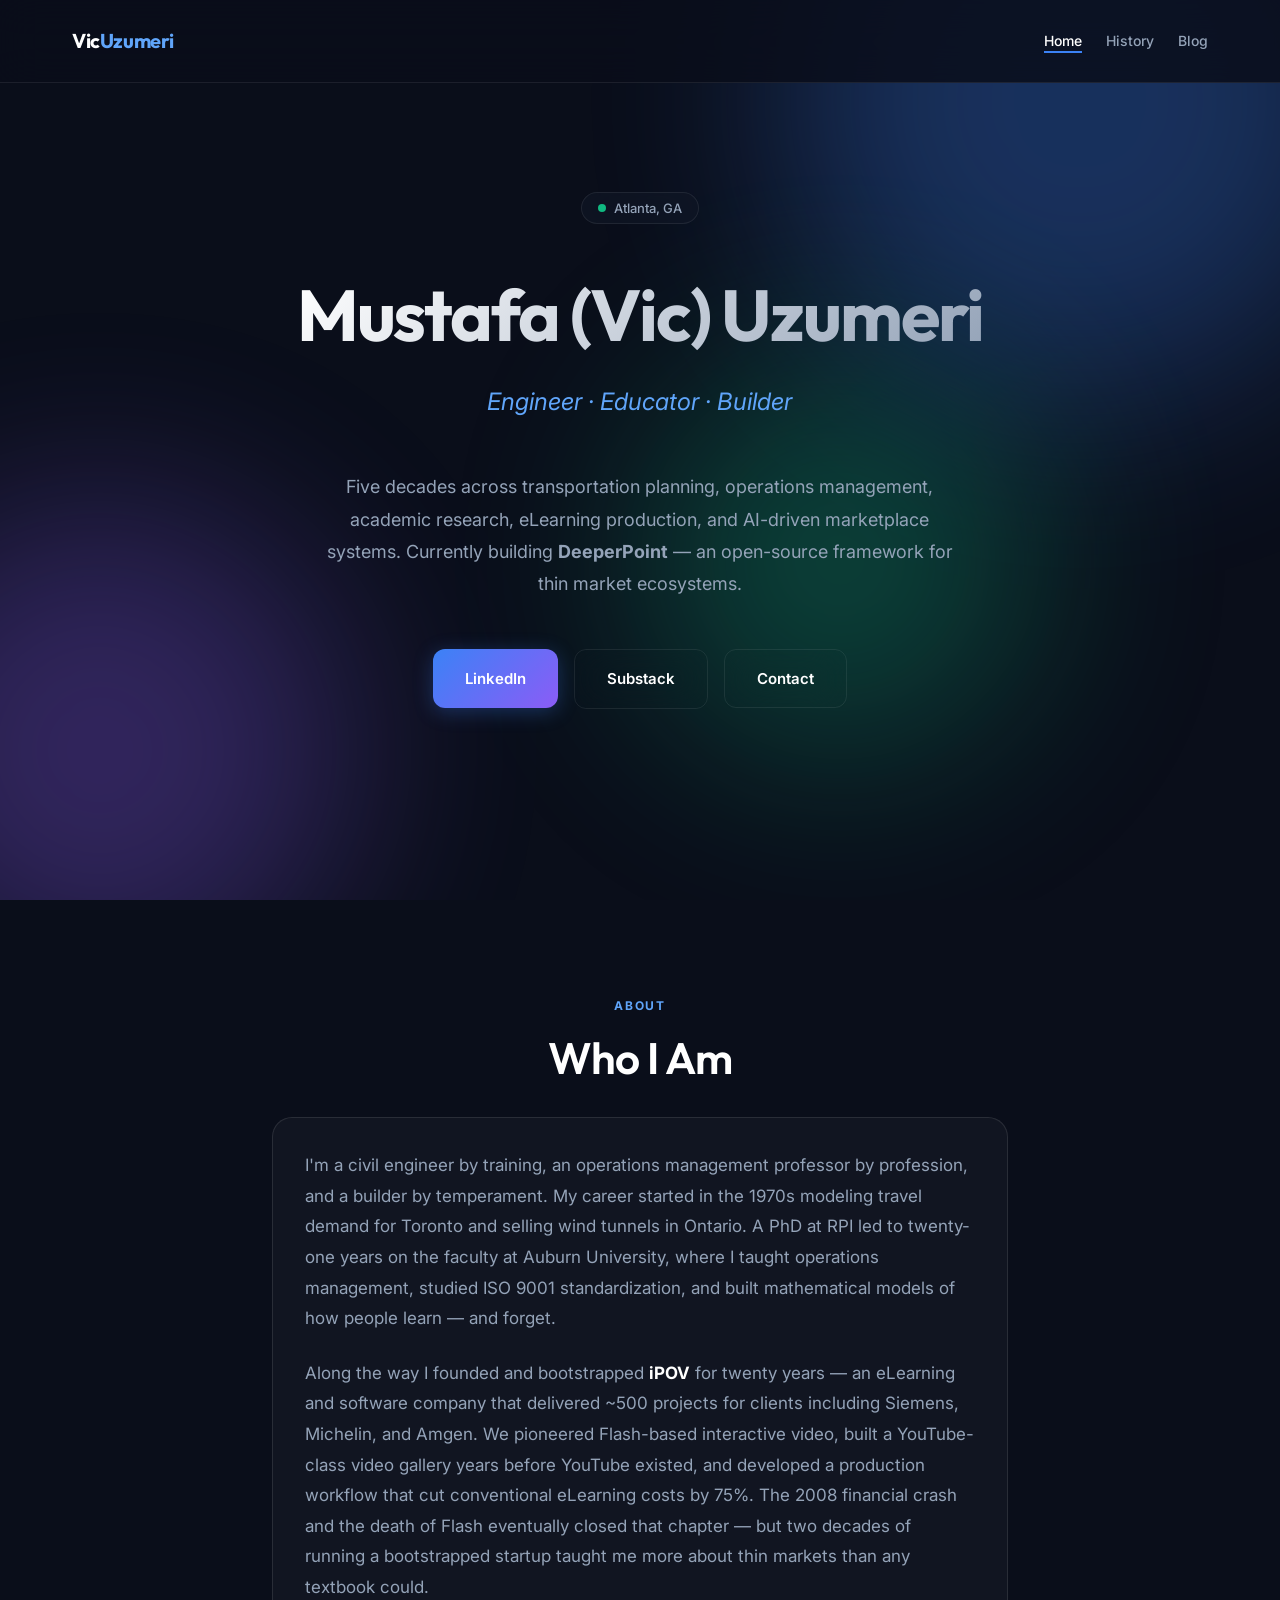
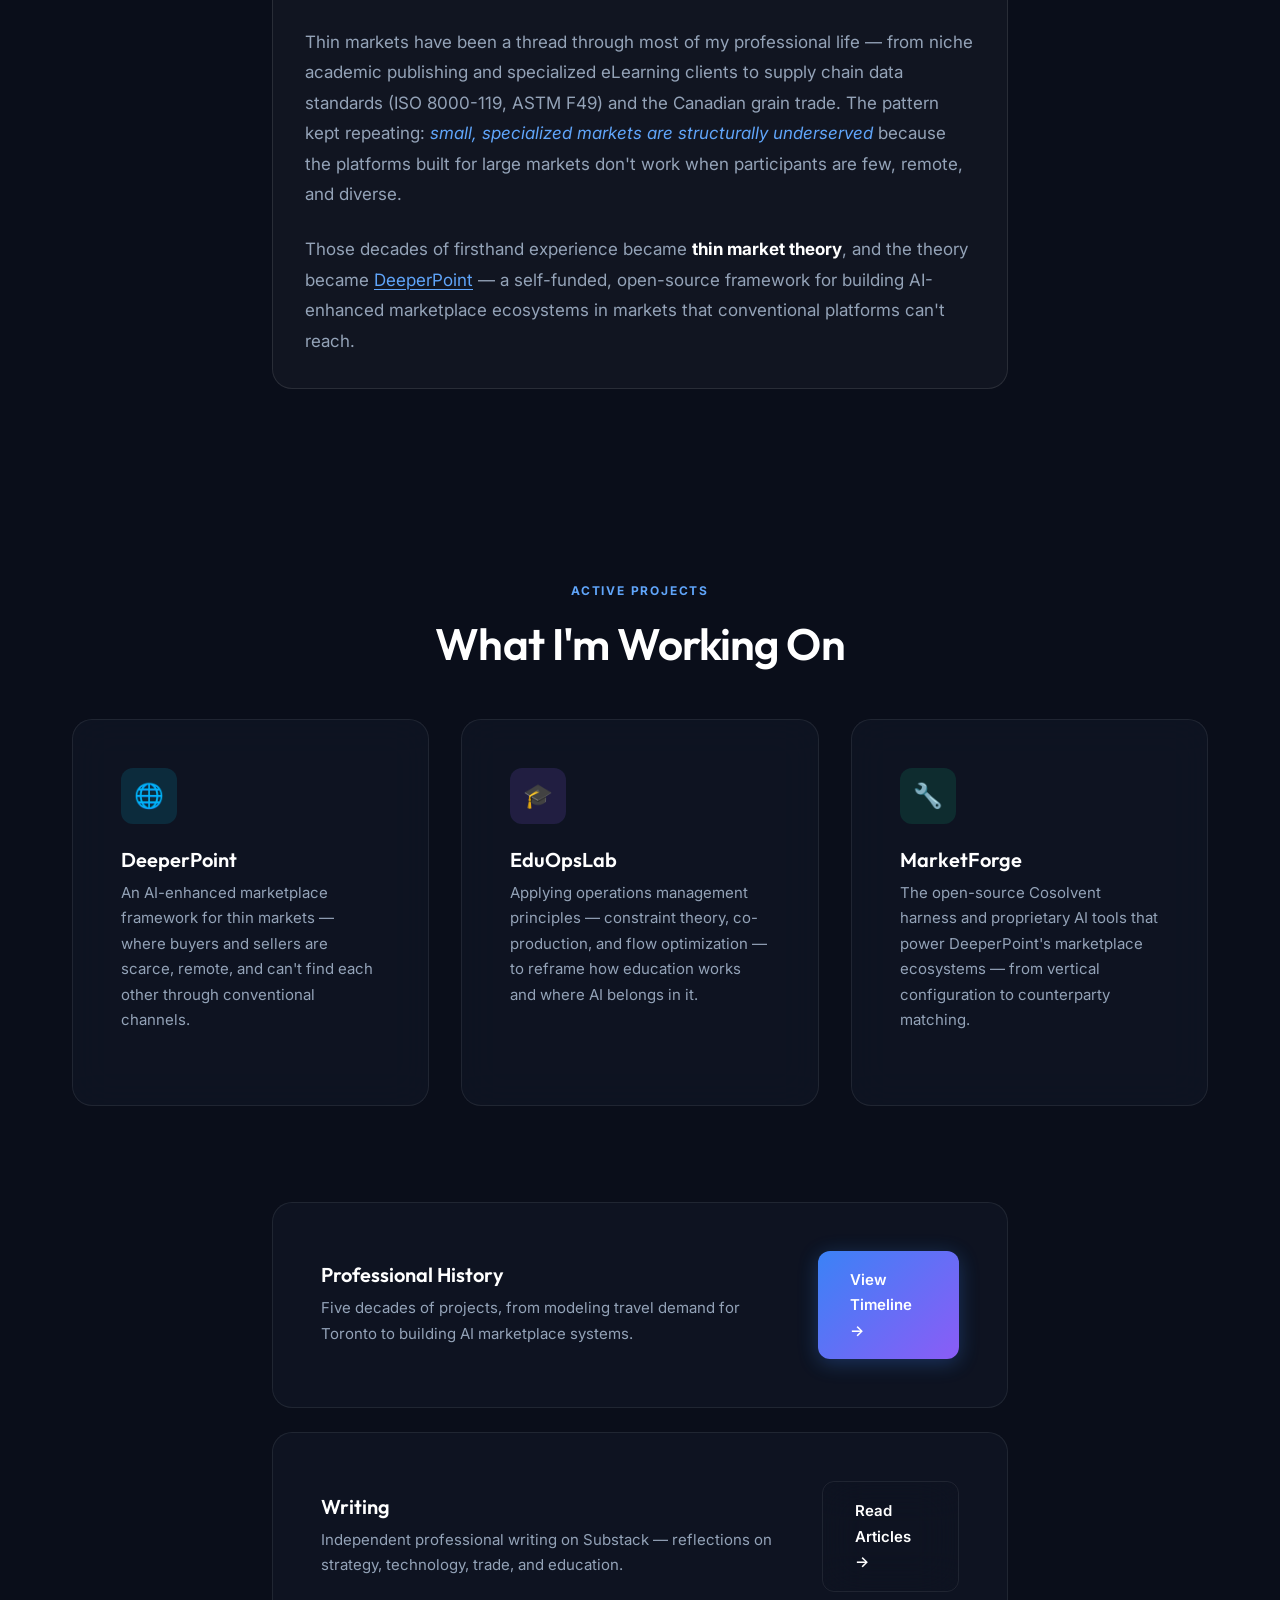
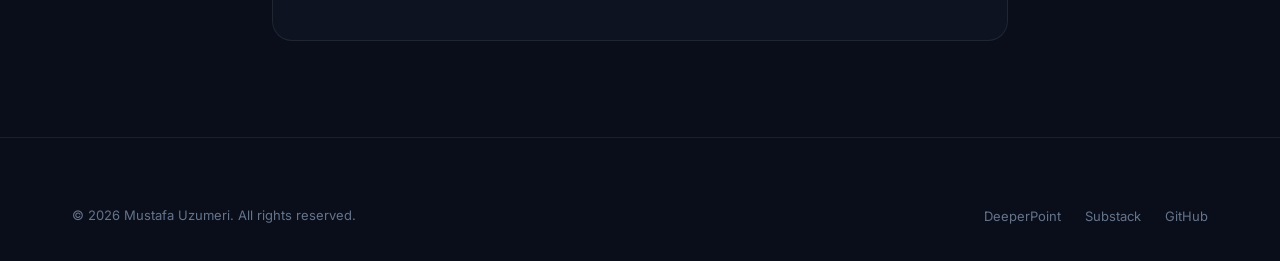
<file: index.html>
<!-- Copyright (c) 2026 Mustafa Uzumeri. All rights reserved. -->
<!DOCTYPE html>
<html lang="en">

<head>
    <meta charset="UTF-8">
    <meta name="viewport" content="width=device-width, initial-scale=1.0">
    <title>Vic Uzumeri — Engineer, Educator, Builder</title>
    <meta name="description"
        content="Personal site of Mustafa (Vic) Uzumeri — operations engineer, educator, and builder of marketplace systems for thin markets.">
    <link rel="preconnect" href="https://fonts.googleapis.com">
    <link rel="preconnect" href="https://fonts.gstatic.com" crossorigin>
    <link
        href="https://fonts.googleapis.com/css2?family=Inter:wght@400;500;600;700&family=Outfit:wght@500;600;700&display=swap"
        rel="stylesheet">
    <link rel="stylesheet" href="styles.css">
</head>

<body>

    <div class="bg-mesh" aria-hidden="true">
        <div class="bg-mesh__orb bg-mesh__orb--1"></div>
        <div class="bg-mesh__orb bg-mesh__orb--2"></div>
        <div class="bg-mesh__orb bg-mesh__orb--3"></div>
    </div>

    <!-- Navigation -->
    <nav class="nav" id="nav">
        <div class="nav__inner">
            <a href="index.html" class="nav__logo">Vic<span>Uzumeri</span></a>
            <button class="nav__toggle" id="nav-toggle" aria-label="Toggle navigation" aria-expanded="false">
                <span class="nav__toggle-bar"></span>
                <span class="nav__toggle-bar"></span>
                <span class="nav__toggle-bar"></span>
            </button>
            <ul class="nav__links">
                <li><a href="index.html" class="nav__link nav__link--active">Home</a></li>
                <li><a href="history.html" class="nav__link">History</a></li>
                <li><a href="blog/index.html" class="nav__link">Blog</a></li>
            </ul>
        </div>
    </nav>

    <!-- Hero Section -->
    <section class="hero">
        <div class="hero__content">
            <div class="hero__badge">
                <span class="hero__badge__dot"></span>
                Atlanta, GA
            </div>
            <h1 class="hero__headline">Mustafa (Vic) Uzumeri</h1>
            <p class="hero__sub">Engineer · Educator · Builder</p>
            <p class="hero__desc">
                Five decades across transportation planning, operations management, academic research,
                eLearning production, and AI-driven marketplace systems. Currently building
                <strong>DeeperPoint</strong> — an open-source framework for thin market ecosystems.
            </p>
            <div style="display: flex; flex-wrap: wrap; gap: var(--space-md); justify-content: center; margin-top: var(--space-xl);">
                <a href="https://www.linkedin.com/in/uzumeri" target="_blank" rel="noopener" class="btn btn--primary">
                    LinkedIn
                </a>
                <a href="https://uzumeri.substack.com/" target="_blank" rel="noopener" class="btn btn--outline">
                    Substack
                </a>
                <a href="mailto:vic.uzumeri@deeperpoint.com" class="btn btn--outline">
                    Contact
                </a>
            </div>
        </div>
    </section>

    <!-- Introduction -->
    <section class="section" id="about">
        <div class="container container--narrow">
            <div class="reveal text-center" style="margin-bottom: var(--space-xl);">
                <p class="section__label">About</p>
                <h2 class="section__title">Who I Am</h2>
            </div>
            <div class="reveal" style="background: rgba(255, 255, 255, 0.03); padding: var(--space-xl); border-radius: var(--radius-lg); border: 1px solid rgba(255, 255, 255, 0.1);">
                <p style="color: var(--dp-silver); line-height: 1.8; margin-bottom: var(--space-lg); font-size: 1.0625rem;">
                    I'm a civil engineer by training, an operations management professor by profession, and a builder by temperament.
                    My career started in the 1970s modeling travel demand for Toronto and selling wind tunnels in Ontario.
                    A PhD at RPI led to twenty-one years on the faculty at Auburn University, where I taught operations management,
                    studied ISO&nbsp;9001 standardization, and built mathematical models of how people learn — and forget.
                </p>
                <p style="color: var(--dp-silver); line-height: 1.8; margin-bottom: var(--space-lg); font-size: 1.0625rem;">
                    Along the way I founded and bootstrapped <strong style="color: var(--dp-white);">iPOV</strong> for twenty years —
                    an eLearning and software company that delivered ~500 projects for clients including Siemens, Michelin, and Amgen.
                    We pioneered Flash-based interactive video, built a YouTube-class video gallery years before YouTube existed,
                    and developed a production workflow that cut conventional eLearning costs by 75%. The 2008 financial crash
                    and the death of Flash eventually closed that chapter — but two decades of running a bootstrapped startup
                    taught me more about thin markets than any textbook could.
                </p>
                <p style="color: var(--dp-silver); line-height: 1.8; margin-bottom: var(--space-lg); font-size: 1.0625rem;">
                    Thin markets have been a thread through most of my professional life — from niche academic publishing
                    and specialized eLearning clients to supply chain data standards (ISO&nbsp;8000-119, ASTM&nbsp;F49)
                    and the Canadian grain trade. The pattern kept repeating:
                    <em style="color: var(--dp-blue-light);">small, specialized markets are structurally underserved</em>
                    because the platforms built for large markets don't work when participants are few, remote, and diverse.
                </p>
                <p style="color: var(--dp-silver); line-height: 1.8; font-size: 1.0625rem;">
                    Those decades of firsthand experience became <strong style="color: var(--dp-white);">thin market theory</strong>, and the theory
                    became <a href="https://deeperpoint.com" target="_blank" rel="noopener" style="color: var(--dp-blue-light); text-decoration: underline; text-underline-offset: 3px;">DeeperPoint</a>
                    — a self-funded, open-source framework for building AI-enhanced marketplace ecosystems
                    in markets that conventional platforms can't reach.
                </p>
            </div>
        </div>
    </section>

    <!-- Active Projects -->
    <section class="section" id="projects">
        <div class="container">
            <div class="reveal text-center" style="margin-bottom: var(--space-2xl);">
                <p class="section__label">Active Projects</p>
                <h2 class="section__title">What I'm Working On</h2>
            </div>
            <div class="doors reveal">
                <a href="https://deeperpoint.com" target="_blank" rel="noopener" class="card card--match" style="text-decoration: none;">
                    <div class="door__icon door__icon--match">🌐</div>
                    <h3 class="door__title">DeeperPoint</h3>
                    <p class="door__hook">An AI-enhanced marketplace framework for thin markets — where buyers and sellers are scarce, remote, and can't find each other through conventional channels.</p>
                </a>
                <a href="https://uzumeri.github.io/EduOpsLab/" target="_blank" rel="noopener" class="card card--science" style="text-decoration: none;">
                    <div class="door__icon door__icon--science">🎓</div>
                    <h3 class="door__title">EduOpsLab</h3>
                    <p class="door__hook">Applying operations management principles — constraint theory, co-production, and flow optimization — to reframe how education works and where AI belongs in it.</p>
                </a>
                <a href="https://deeperpoint.com/marketforge.html" target="_blank" rel="noopener" class="card card--build" style="text-decoration: none;">
                    <div class="door__icon door__icon--build">🔧</div>
                    <h3 class="door__title">MarketForge</h3>
                    <p class="door__hook">The open-source Cosolvent harness and proprietary AI tools that power DeeperPoint's marketplace ecosystems — from vertical configuration to counterparty matching.</p>
                </a>
            </div>
        </div>
    </section>

    <!-- Quick Links -->
    <section class="section" style="padding-top: 0;">
        <div class="container container--narrow">
            <div class="reveal">
                <div class="crosslink">
                    <div class="crosslink__text">
                        <h3>Professional History</h3>
                        <p>Five decades of projects, from modeling travel demand for Toronto to building AI marketplace systems.</p>
                    </div>
                    <a href="history.html" class="btn btn--primary">View Timeline →</a>
                </div>
            </div>
            <div class="reveal" style="margin-top: var(--space-lg);">
                <div class="crosslink">
                    <div class="crosslink__text">
                        <h3>Writing</h3>
                        <p>Independent professional writing on Substack — reflections on strategy, technology, trade, and education.</p>
                    </div>
                    <a href="blog/index.html" class="btn btn--outline">Read Articles →</a>
                </div>
            </div>
        </div>
    </section>

    <!-- Footer -->
    <footer class="footer">
        <div class="container">
            <div class="footer__inner">
                <div class="footer__copyright">
                    © 2026 Mustafa Uzumeri. All rights reserved.
                </div>
                <ul class="footer__links">
                    <li><a href="https://deeperpoint.com" class="footer__link" target="_blank" rel="noopener">DeeperPoint</a></li>
                    <li><a href="https://uzumeri.substack.com" class="footer__link" target="_blank" rel="noopener">Substack</a></li>
                    <li><a href="https://github.com/uzumeri" class="footer__link" target="_blank" rel="noopener">GitHub</a></li>
                </ul>
            </div>
        </div>
    </footer>

    <script src="reveal.js"></script>
    <script src="nav-mobile.js"></script>
</body>

</html>
</file>
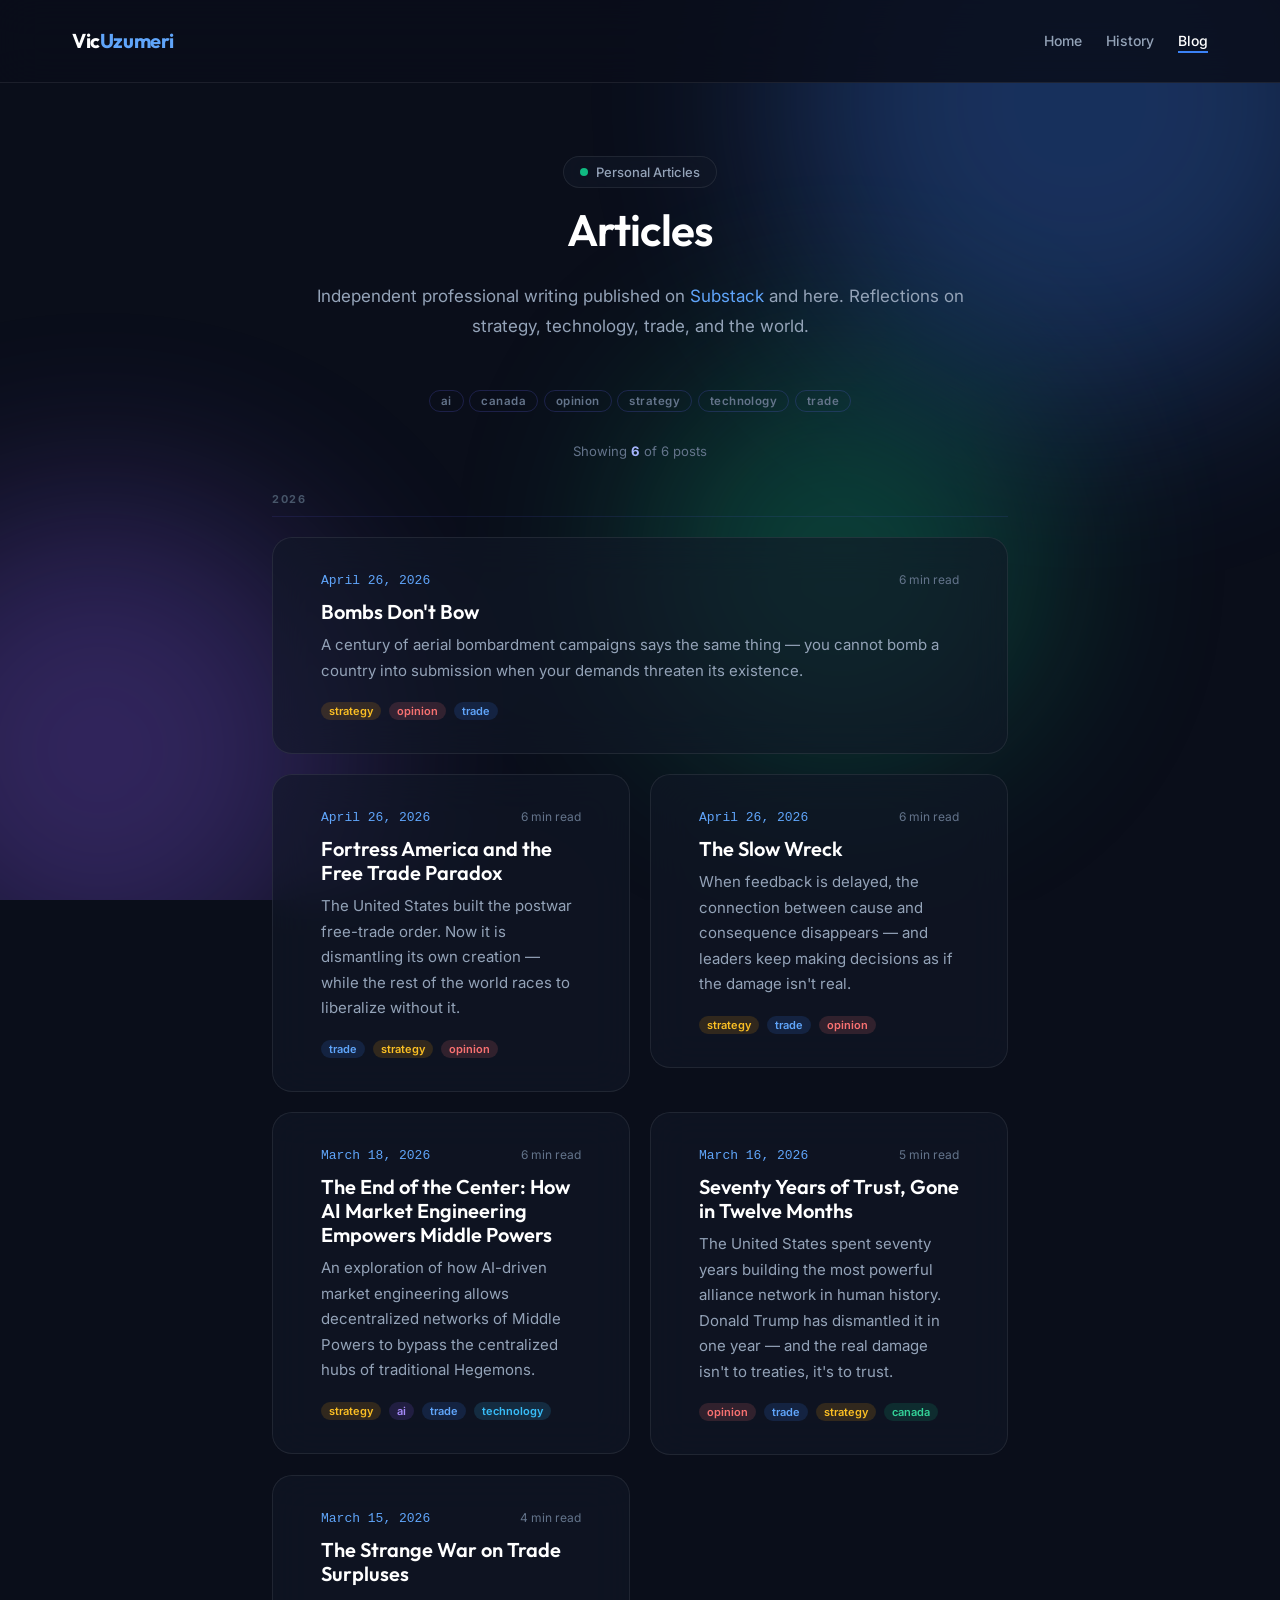
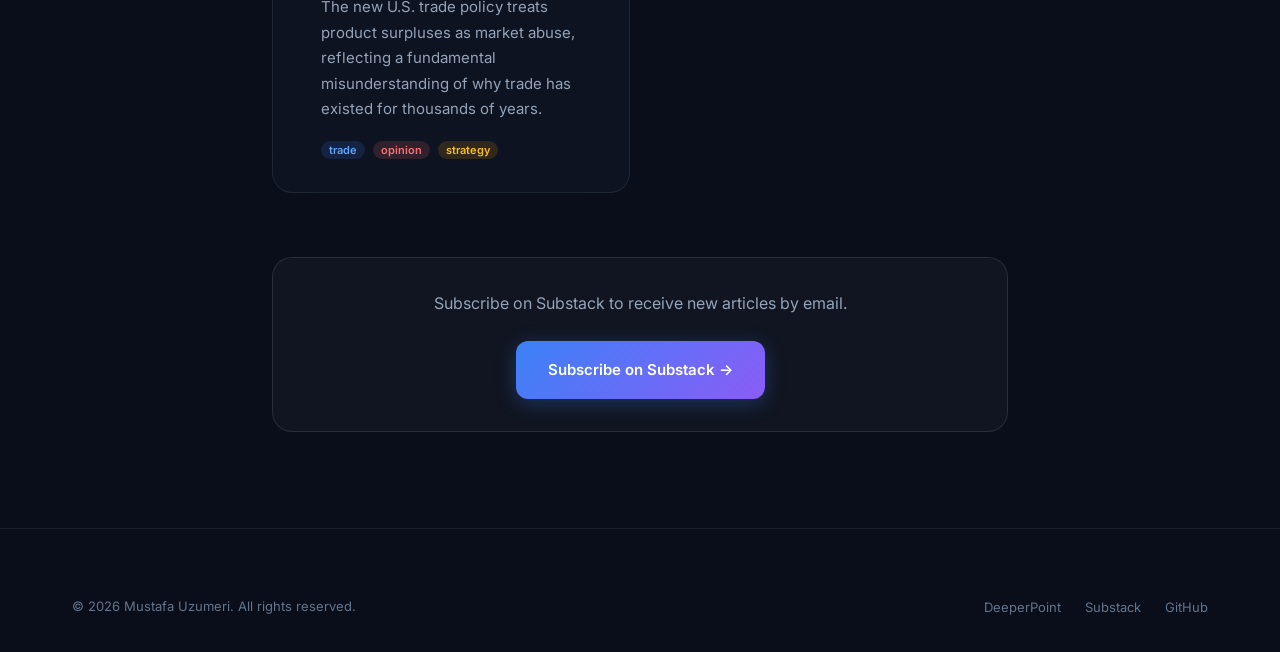
<file: blog/index.html>
<!-- Copyright (c) 2026 Mustafa Uzumeri. All rights reserved. -->
<!DOCTYPE html>
<html lang="en">

<head>
  <meta charset="UTF-8">
  <meta name="viewport" content="width=device-width, initial-scale=1.0">
  <title>Articles — Vic Uzumeri</title>
  <meta name="description" content="Independent professional writing by Vic Uzumeri on strategy, technology, trade, and the world.">

  <!-- Open Graph -->
  <meta property="og:type" content="website">
  <meta property="og:title" content="Articles">
  <meta property="og:description" content="Independent professional writing by Vic Uzumeri on strategy, technology, trade, and the world.">
  <meta property="og:url" content="https://uzumeri.com/blog/">
  <meta property="og:site_name" content="Vic Uzumeri">

  <!-- Twitter Card -->
  <meta name="twitter:card" content="summary">
  <meta name="twitter:title" content="Articles">
  <meta name="twitter:description" content="Independent professional writing by Vic Uzumeri on strategy, technology, trade, and the world.">

  <link rel="preconnect" href="https://fonts.googleapis.com">
  <link rel="preconnect" href="https://fonts.gstatic.com" crossorigin>
  <link
    href="https://fonts.googleapis.com/css2?family=Inter:wght@400;500;600;700&family=Outfit:wght@500;600;700&display=swap"
    rel="stylesheet">
  <link rel="stylesheet" href="../styles.css">
  <link rel="alternate" type="application/rss+xml" title="Vic Uzumeri — Articles" href="https://uzumeri.com/blog/feed.xml">
  <style>
    .blog-tag-strip {
      display: flex; flex-wrap: wrap; gap: .35rem;
      justify-content: center; margin-bottom: 1.75rem;
    }
    .blog-tag-pill {
      padding: 3px 11px; border-radius: 14px;
      border: 1px solid rgba(99,102,241,.22);
      background: transparent; color: #64748b;
      font-size: .72rem; font-weight: 600; cursor: pointer;
      font-family: inherit; letter-spacing: .04em;
      transition: background .12s, color .12s, border-color .12s;
      white-space: nowrap;
    }
    .blog-tag-pill:hover {
      background: rgba(99,102,241,.1); color: #a5b4fc;
      border-color: rgba(99,102,241,.45);
    }
    .blog-tag-pill.active {
      background: rgba(99,102,241,.2); color: #c7d2fe;
      border-color: #6366f1;
    }
    .blog-index-count {
      text-align: center; font-size: .82rem;
      color: #64748b; margin-bottom: 1.75rem;
    }
    #blog-post-count { font-weight: 700; color: #a5b4fc; }
    .blog-grid {
      display: grid;
      grid-template-columns: repeat(2, 1fr);
      gap: 1.25rem;
      align-items: start;
    }
    @media (max-width: 740px) {
      .blog-grid { grid-template-columns: 1fr; }
    }
    .blog-year-heading {
      grid-column: 1 / -1;
      font-size: .68rem; font-weight: 700; letter-spacing: .15em;
      text-transform: uppercase; color: #475569;
      border-bottom: 1px solid rgba(99,102,241,.12);
      padding-bottom: .45rem; margin-top: 1rem;
    }
    .blog-year-heading:first-child { margin-top: 0; }
    .blog-card--featured { grid-column: 1 / -1; }
    .blog-card--featured .blog-card__title { font-size: 1.3rem; }
    .blog-index-item--hidden { display: none !important; }
  </style>
</head>

<body>

  <!-- Animated Background -->
  <div class="bg-mesh" aria-hidden="true">
    <div class="bg-mesh__orb bg-mesh__orb--1"></div>
    <div class="bg-mesh__orb bg-mesh__orb--2"></div>
    <div class="bg-mesh__orb bg-mesh__orb--3"></div>
  </div>

  <!-- Navigation -->
  <nav class="nav" id="nav">
    <div class="nav__inner">
      <a href="../index.html" class="nav__logo">Vic<span>Uzumeri</span></a>
      <button class="nav__toggle" id="nav-toggle" aria-label="Toggle navigation" aria-expanded="false">
        <span class="nav__toggle-bar"></span>
        <span class="nav__toggle-bar"></span>
        <span class="nav__toggle-bar"></span>
      </button>
      <ul class="nav__links">
        <li><a href="../index.html" class="nav__link">Home</a></li>
        <li><a href="../history.html" class="nav__link">History</a></li>
        <li><a href="../blog/index.html" class="nav__link nav__link--active">Blog</a></li>
      </ul>
    </div>
  </nav>

  <section class="section" id="blog-index" style="padding-top: calc(var(--space-4xl) + 60px);">
    <div class="container container--narrow">
      <div class="reveal text-center" style="margin-bottom: var(--space-2xl);">
        <div class="hero__badge" style="margin-bottom: var(--space-md);">
            <span class="hero__badge__dot"></span>
            Personal Articles
        </div>
        <h1 class="section__title">Articles</h1>
        <p class="section__desc section__desc--centered">
          Independent professional writing published on
          <a href="https://uzumeri.substack.com/" target="_blank" rel="noopener">Substack</a>
          and here. Reflections on strategy, technology, trade, and the world.
        </p>
      </div>
      <div class="blog-tag-strip">
        <button class="blog-tag-pill" data-tag="ai">ai</button>
        <button class="blog-tag-pill" data-tag="canada">canada</button>
        <button class="blog-tag-pill" data-tag="opinion">opinion</button>
        <button class="blog-tag-pill" data-tag="strategy">strategy</button>
        <button class="blog-tag-pill" data-tag="technology">technology</button>
        <button class="blog-tag-pill" data-tag="trade">trade</button>
        
      </div>
      <div class="blog-index-count">
        Showing <span id="blog-post-count">6</span> of 6 posts
        <button id="blog-clear-btn"
                style="display:none;margin-left:.75rem;padding:2px 10px;border-radius:14px;
                       border:1px solid rgba(239,68,68,.4);background:transparent;
                       color:#fca5a5;font-size:.74rem;font-weight:600;
                       cursor:pointer;font-family:inherit;
                       transition:background .15s;"
                onmouseover="this.style.background='rgba(239,68,68,.12)'"
                onmouseout="this.style.background='transparent'"">&#10005; Show all</button>
      </div>
      <div class="blog-grid">
        
        <div class="blog-year-heading" data-year="2026">2026</div>
        <a href="bombs-dont-bow.html"
           class="blog-card card reveal blog-card--featured"
           data-year="2026" data-tags="strategy opinion trade">
          <div style="display:flex;justify-content:space-between;align-items:flex-start;gap:var(--space-md);flex-wrap:wrap;margin-bottom:var(--space-sm);">
            <span style="font-family:var(--font-mono);font-size:0.8125rem;color:var(--dp-blue-light);">April 26, 2026</span>
            <span style="font-size:0.75rem;color:var(--dp-muted);">6 min read</span>
          </div>
          <h3 style="font-size:1.25rem;margin-bottom:var(--space-sm);">Bombs Don't Bow</h3>
          <p style="color:var(--dp-silver);font-size:0.9375rem;line-height:1.7;">A century of aerial bombardment campaigns says the same thing — you cannot bomb a country into submission when your demands threaten its existence.</p>
          <div style="margin-top:var(--space-md);font-size:0.8125rem;color:var(--dp-muted);"><span style="background:rgba(245,158,11,.15);color:#fbbf24;padding:2px 8px;border-radius:100px;font-size:0.6875rem;font-weight:600;margin-right:0.5rem;">strategy</span><span style="background:rgba(248,113,113,.15);color:#f87171;padding:2px 8px;border-radius:100px;font-size:0.6875rem;font-weight:600;margin-right:0.5rem;">opinion</span><span style="background:rgba(59,130,246,.15);color:#60a5fa;padding:2px 8px;border-radius:100px;font-size:0.6875rem;font-weight:600;margin-right:0.5rem;">trade</span></div>
        </a>
        <a href="fortress-america.html"
           class="blog-card card reveal"
           data-year="2026" data-tags="trade strategy opinion">
          <div style="display:flex;justify-content:space-between;align-items:flex-start;gap:var(--space-md);flex-wrap:wrap;margin-bottom:var(--space-sm);">
            <span style="font-family:var(--font-mono);font-size:0.8125rem;color:var(--dp-blue-light);">April 26, 2026</span>
            <span style="font-size:0.75rem;color:var(--dp-muted);">6 min read</span>
          </div>
          <h3 style="font-size:1.25rem;margin-bottom:var(--space-sm);">Fortress America and the Free Trade Paradox</h3>
          <p style="color:var(--dp-silver);font-size:0.9375rem;line-height:1.7;">The United States built the postwar free-trade order. Now it is dismantling its own creation — while the rest of the world races to liberalize without it.</p>
          <div style="margin-top:var(--space-md);font-size:0.8125rem;color:var(--dp-muted);"><span style="background:rgba(59,130,246,.15);color:#60a5fa;padding:2px 8px;border-radius:100px;font-size:0.6875rem;font-weight:600;margin-right:0.5rem;">trade</span><span style="background:rgba(245,158,11,.15);color:#fbbf24;padding:2px 8px;border-radius:100px;font-size:0.6875rem;font-weight:600;margin-right:0.5rem;">strategy</span><span style="background:rgba(248,113,113,.15);color:#f87171;padding:2px 8px;border-radius:100px;font-size:0.6875rem;font-weight:600;margin-right:0.5rem;">opinion</span></div>
        </a>
        <a href="the-slow-wreck.html"
           class="blog-card card reveal"
           data-year="2026" data-tags="strategy trade opinion">
          <div style="display:flex;justify-content:space-between;align-items:flex-start;gap:var(--space-md);flex-wrap:wrap;margin-bottom:var(--space-sm);">
            <span style="font-family:var(--font-mono);font-size:0.8125rem;color:var(--dp-blue-light);">April 26, 2026</span>
            <span style="font-size:0.75rem;color:var(--dp-muted);">6 min read</span>
          </div>
          <h3 style="font-size:1.25rem;margin-bottom:var(--space-sm);">The Slow Wreck</h3>
          <p style="color:var(--dp-silver);font-size:0.9375rem;line-height:1.7;">When feedback is delayed, the connection between cause and consequence disappears — and leaders keep making decisions as if the damage isn't real.</p>
          <div style="margin-top:var(--space-md);font-size:0.8125rem;color:var(--dp-muted);"><span style="background:rgba(245,158,11,.15);color:#fbbf24;padding:2px 8px;border-radius:100px;font-size:0.6875rem;font-weight:600;margin-right:0.5rem;">strategy</span><span style="background:rgba(59,130,246,.15);color:#60a5fa;padding:2px 8px;border-radius:100px;font-size:0.6875rem;font-weight:600;margin-right:0.5rem;">trade</span><span style="background:rgba(248,113,113,.15);color:#f87171;padding:2px 8px;border-radius:100px;font-size:0.6875rem;font-weight:600;margin-right:0.5rem;">opinion</span></div>
        </a>
        <a href="hegemons-middle-powers-ai.html"
           class="blog-card card reveal"
           data-year="2026" data-tags="strategy ai trade technology">
          <div style="display:flex;justify-content:space-between;align-items:flex-start;gap:var(--space-md);flex-wrap:wrap;margin-bottom:var(--space-sm);">
            <span style="font-family:var(--font-mono);font-size:0.8125rem;color:var(--dp-blue-light);">March 18, 2026</span>
            <span style="font-size:0.75rem;color:var(--dp-muted);">6 min read</span>
          </div>
          <h3 style="font-size:1.25rem;margin-bottom:var(--space-sm);">The End of the Center: How AI Market Engineering Empowers Middle Powers</h3>
          <p style="color:var(--dp-silver);font-size:0.9375rem;line-height:1.7;">An exploration of how AI-driven market engineering allows decentralized networks of Middle Powers to bypass the centralized hubs of traditional Hegemons.</p>
          <div style="margin-top:var(--space-md);font-size:0.8125rem;color:var(--dp-muted);"><span style="background:rgba(245,158,11,.15);color:#fbbf24;padding:2px 8px;border-radius:100px;font-size:0.6875rem;font-weight:600;margin-right:0.5rem;">strategy</span><span style="background:rgba(139,92,246,.15);color:#a78bfa;padding:2px 8px;border-radius:100px;font-size:0.6875rem;font-weight:600;margin-right:0.5rem;">ai</span><span style="background:rgba(59,130,246,.15);color:#60a5fa;padding:2px 8px;border-radius:100px;font-size:0.6875rem;font-weight:600;margin-right:0.5rem;">trade</span><span style="background:rgba(56,189,248,.15);color:#38bdf8;padding:2px 8px;border-radius:100px;font-size:0.6875rem;font-weight:600;margin-right:0.5rem;">technology</span></div>
        </a>
        <a href="seventy-years-of-trust.html"
           class="blog-card card reveal"
           data-year="2026" data-tags="opinion trade strategy canada">
          <div style="display:flex;justify-content:space-between;align-items:flex-start;gap:var(--space-md);flex-wrap:wrap;margin-bottom:var(--space-sm);">
            <span style="font-family:var(--font-mono);font-size:0.8125rem;color:var(--dp-blue-light);">March 16, 2026</span>
            <span style="font-size:0.75rem;color:var(--dp-muted);">5 min read</span>
          </div>
          <h3 style="font-size:1.25rem;margin-bottom:var(--space-sm);">Seventy Years of Trust, Gone in Twelve Months</h3>
          <p style="color:var(--dp-silver);font-size:0.9375rem;line-height:1.7;">The United States spent seventy years building the most powerful alliance network in human history. Donald Trump has dismantled it in one year — and the real damage isn't to treaties, it's to trust.</p>
          <div style="margin-top:var(--space-md);font-size:0.8125rem;color:var(--dp-muted);"><span style="background:rgba(248,113,113,.15);color:#f87171;padding:2px 8px;border-radius:100px;font-size:0.6875rem;font-weight:600;margin-right:0.5rem;">opinion</span><span style="background:rgba(59,130,246,.15);color:#60a5fa;padding:2px 8px;border-radius:100px;font-size:0.6875rem;font-weight:600;margin-right:0.5rem;">trade</span><span style="background:rgba(245,158,11,.15);color:#fbbf24;padding:2px 8px;border-radius:100px;font-size:0.6875rem;font-weight:600;margin-right:0.5rem;">strategy</span><span style="background:rgba(16,185,129,.15);color:#34d399;padding:2px 8px;border-radius:100px;font-size:0.6875rem;font-weight:600;margin-right:0.5rem;">canada</span></div>
        </a>
        <a href="trade-surpluses.html"
           class="blog-card card reveal"
           data-year="2026" data-tags="trade opinion strategy">
          <div style="display:flex;justify-content:space-between;align-items:flex-start;gap:var(--space-md);flex-wrap:wrap;margin-bottom:var(--space-sm);">
            <span style="font-family:var(--font-mono);font-size:0.8125rem;color:var(--dp-blue-light);">March 15, 2026</span>
            <span style="font-size:0.75rem;color:var(--dp-muted);">4 min read</span>
          </div>
          <h3 style="font-size:1.25rem;margin-bottom:var(--space-sm);">The Strange War on Trade Surpluses</h3>
          <p style="color:var(--dp-silver);font-size:0.9375rem;line-height:1.7;">The new U.S. trade policy treats product surpluses as market abuse, reflecting a fundamental misunderstanding of why trade has existed for thousands of years.</p>
          <div style="margin-top:var(--space-md);font-size:0.8125rem;color:var(--dp-muted);"><span style="background:rgba(59,130,246,.15);color:#60a5fa;padding:2px 8px;border-radius:100px;font-size:0.6875rem;font-weight:600;margin-right:0.5rem;">trade</span><span style="background:rgba(248,113,113,.15);color:#f87171;padding:2px 8px;border-radius:100px;font-size:0.6875rem;font-weight:600;margin-right:0.5rem;">opinion</span><span style="background:rgba(245,158,11,.15);color:#fbbf24;padding:2px 8px;border-radius:100px;font-size:0.6875rem;font-weight:600;margin-right:0.5rem;">strategy</span></div>
        </a>
      </div>

      <!-- Substack CTA -->
      <div class="reveal" style="margin-top: var(--space-3xl); text-align: center;">
        <div style="background: rgba(255, 255, 255, 0.03); padding: var(--space-xl); border-radius: var(--radius-lg); border: 1px solid rgba(255, 255, 255, 0.1);">
          <p style="color: var(--dp-silver); margin-bottom: var(--space-lg);">
            Subscribe on Substack to receive new articles by email.
          </p>
          <a href="https://uzumeri.substack.com/" target="_blank" rel="noopener" class="btn btn--primary">
            Subscribe on Substack &rarr;
          </a>
        </div>
      </div>
    </div>
  </section>

  <script>
  (function () {
    var items     = Array.from(document.querySelectorAll('[data-tags]'));
    var yearHeads = Array.from(document.querySelectorAll('.blog-year-heading'));
    var countEl   = document.getElementById('blog-post-count');
    var clearBtn  = document.getElementById('blog-clear-btn');
    var activeTag = '';

    function cardTags(el) {
      return el.dataset.tags ? el.dataset.tags.split(' ').filter(Boolean) : [];
    }

    function applyFilter() {
      var vis = 0;
      items.forEach(function (el) {
        var show = !activeTag || cardTags(el).indexOf(activeTag) !== -1;
        el.classList.toggle('blog-index-item--hidden', !show);
        if (show) vis++;
      });

      // Featured: first visible card gets full-width only in unfiltered view
      var first = items.find(function (el) {
        return !el.classList.contains('blog-index-item--hidden');
      });
      items.forEach(function (el) { el.classList.remove('blog-card--featured'); });
      if (!activeTag && first) first.classList.add('blog-card--featured');

      // Hide year headings with no visible items
      yearHeads.forEach(function (h) {
        var yr  = h.dataset.year;
        var has = items.some(function (el) {
          return el.dataset.year === yr && !el.classList.contains('blog-index-item--hidden');
        });
        h.classList.toggle('blog-index-item--hidden', !has);
      });

      if (countEl) countEl.textContent = vis;
      if (clearBtn) clearBtn.style.display = activeTag ? 'inline-flex' : 'none';

      document.querySelectorAll('.blog-tag-pill').forEach(function (btn) {
        btn.classList.toggle('active', btn.dataset.tag === activeTag);
      });
    }

    document.querySelectorAll('.blog-tag-pill').forEach(function (btn) {
      btn.addEventListener('click', function () {
        activeTag = activeTag === this.dataset.tag ? '' : this.dataset.tag;
        applyFilter();
      });
    });

    if (clearBtn) {
      clearBtn.addEventListener('click', function () {
        activeTag = '';
        applyFilter();
      });
    }

    applyFilter();
  })();
  </script>

  <!-- Footer -->
  <footer class="footer">
    <div class="container">
      <div class="footer__inner">
        <div class="footer__copyright">
          &copy; 2026 Mustafa Uzumeri. All rights reserved.
        </div>
        <ul class="footer__links">
          <li><a href="https://deeperpoint.com" class="footer__link" target="_blank" rel="noopener">DeeperPoint</a></li>
          <li><a href="https://uzumeri.substack.com" class="footer__link" target="_blank" rel="noopener">Substack</a></li>
          <li><a href="https://github.com/uzumeri" class="footer__link" target="_blank" rel="noopener">GitHub</a></li>
        </ul>
      </div>
    </div>
  </footer>

  <script src="../reveal.js"></script>
  <script src="../nav-mobile.js"></script>
</body>

</html>
</file>
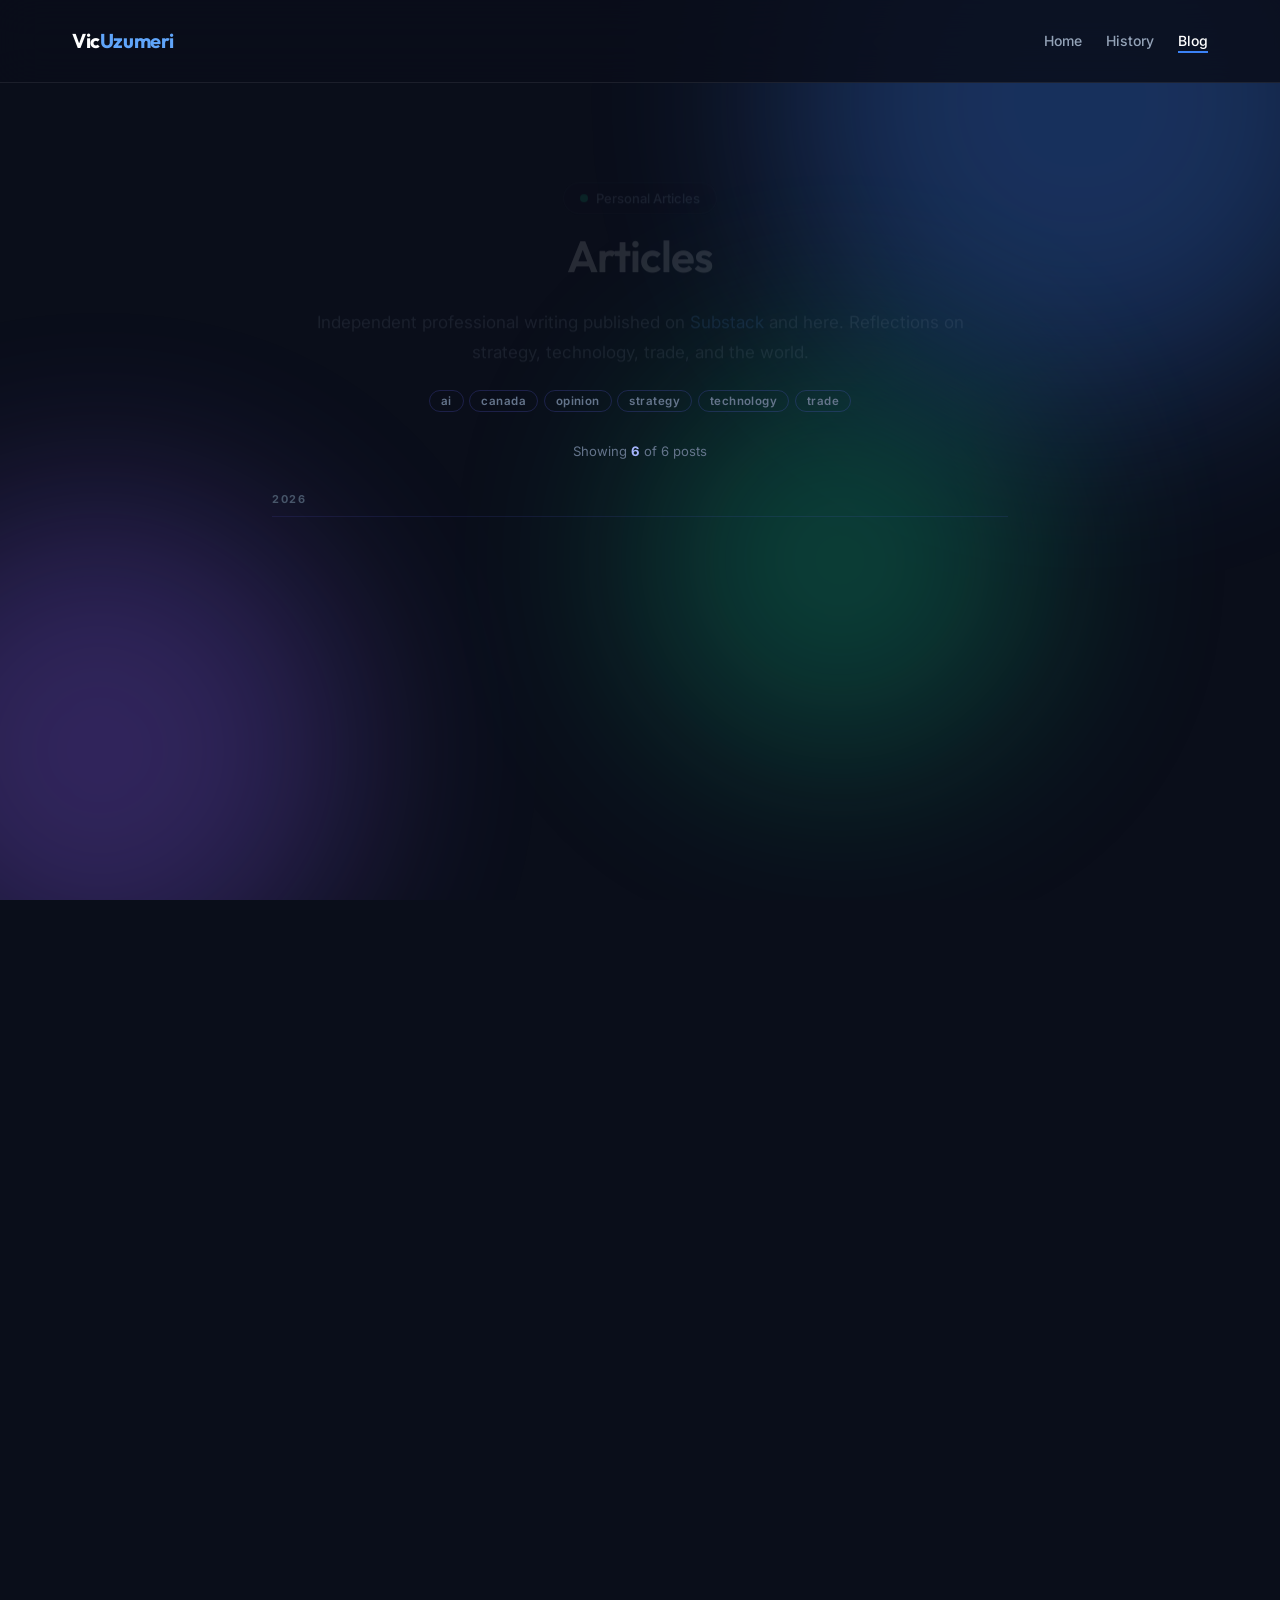
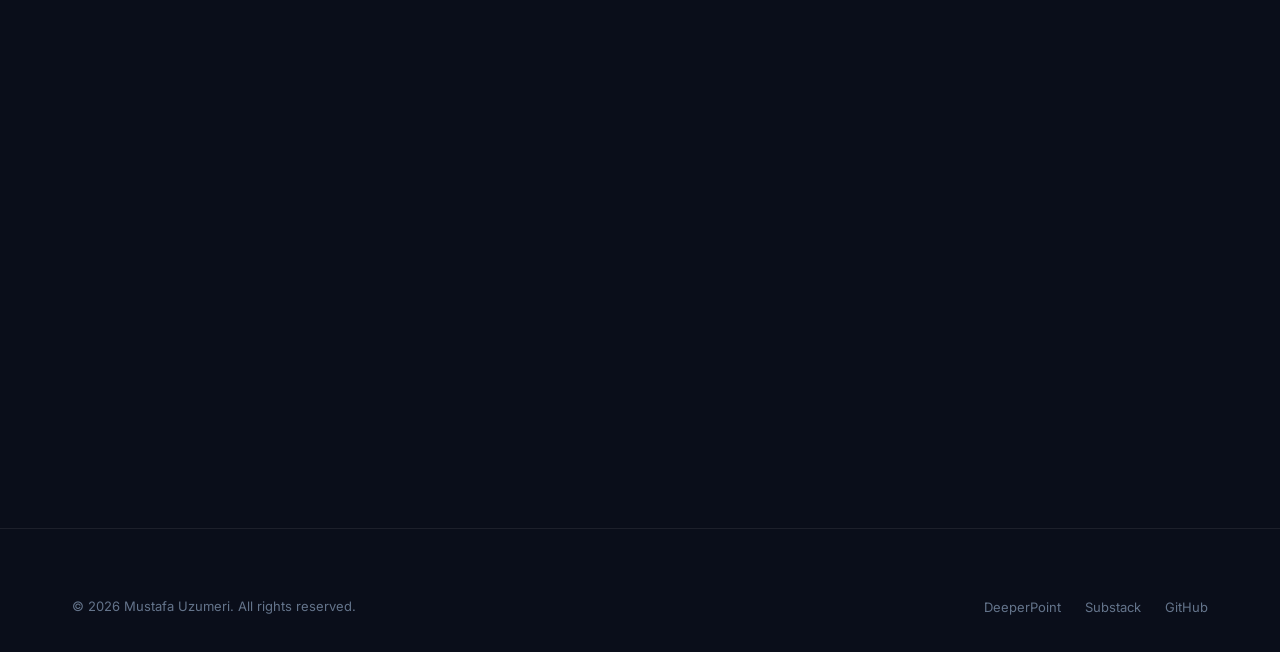
<file: blog.html>
<!-- Copyright (c) 2026 Mustafa Uzumeri. All rights reserved. -->
<!DOCTYPE html>
<html lang="en">
<head>
  <meta charset="UTF-8">
  <meta http-equiv="refresh" content="0; url=blog/index.html">
  <title>Redirecting to Blog</title>
</head>
<body>
  <p>Redirecting to <a href="blog/index.html">blog</a>...</p>
</body>
</html>
</file>
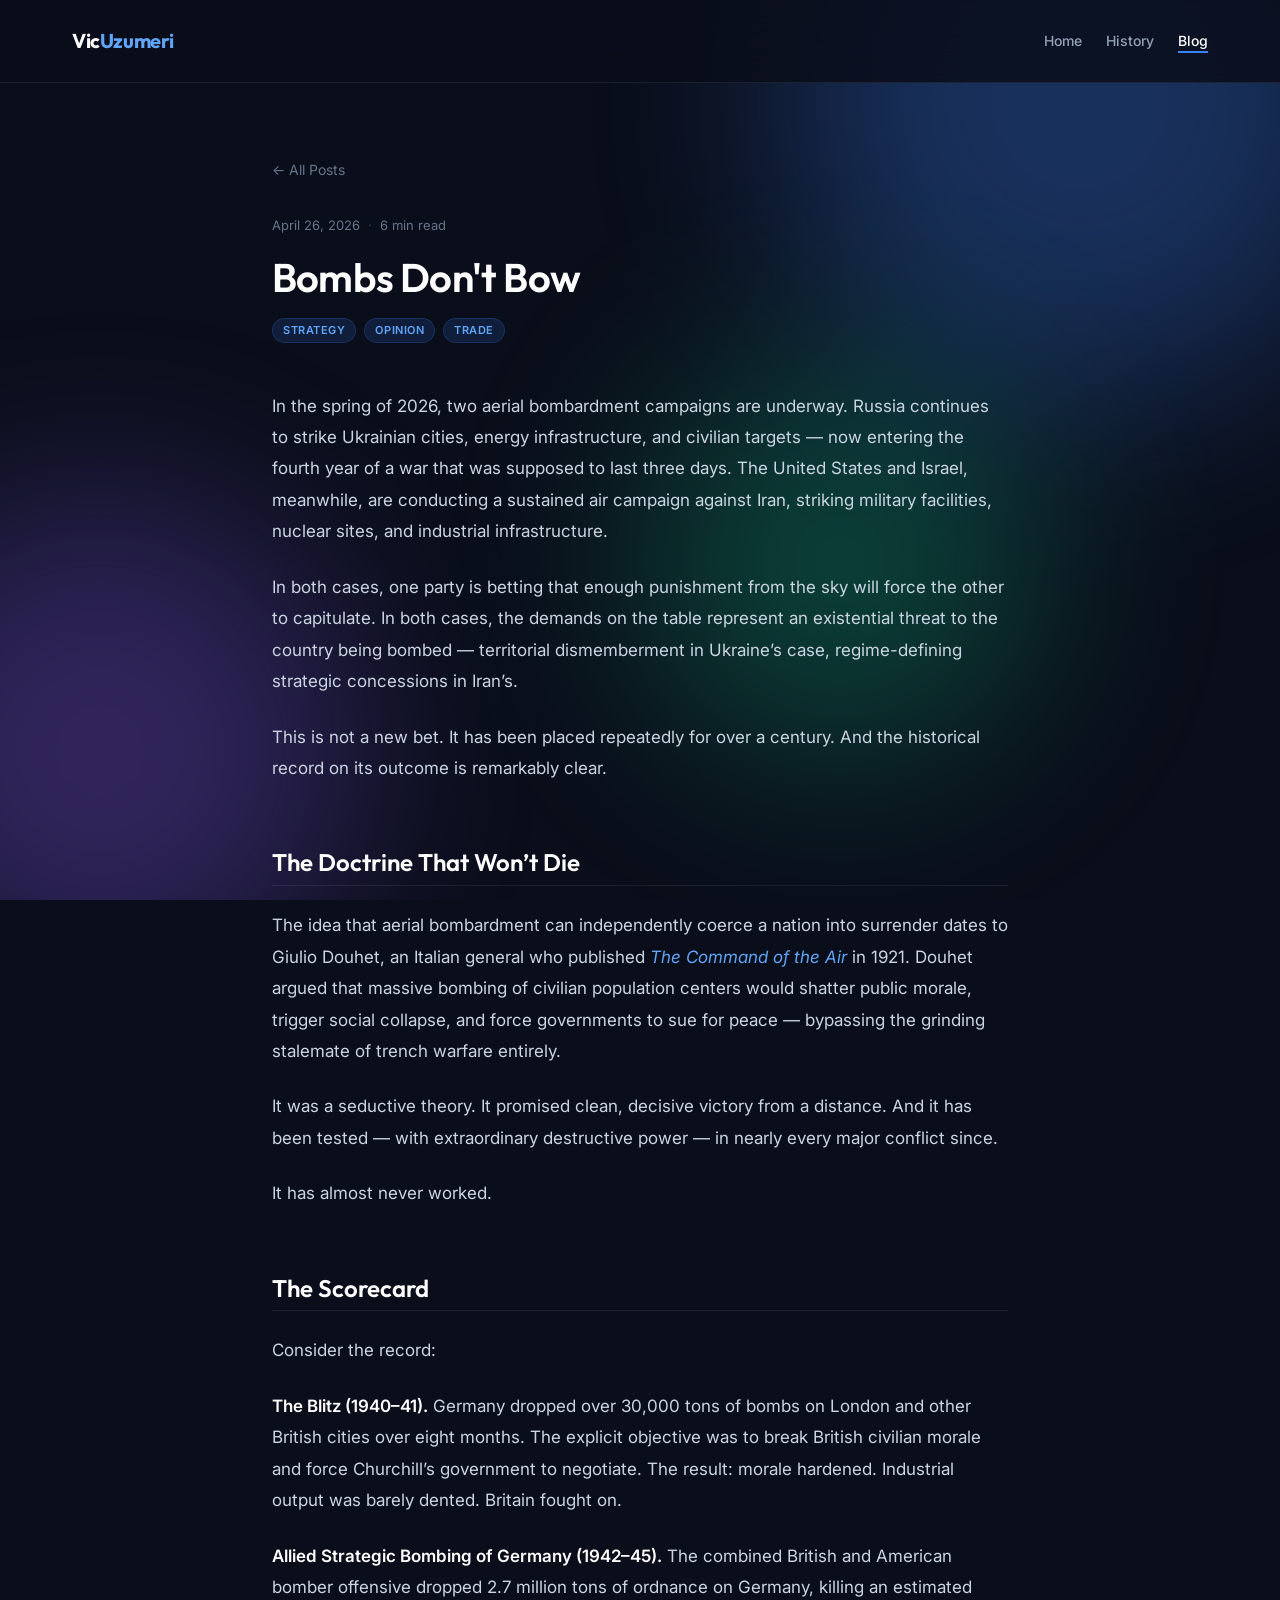
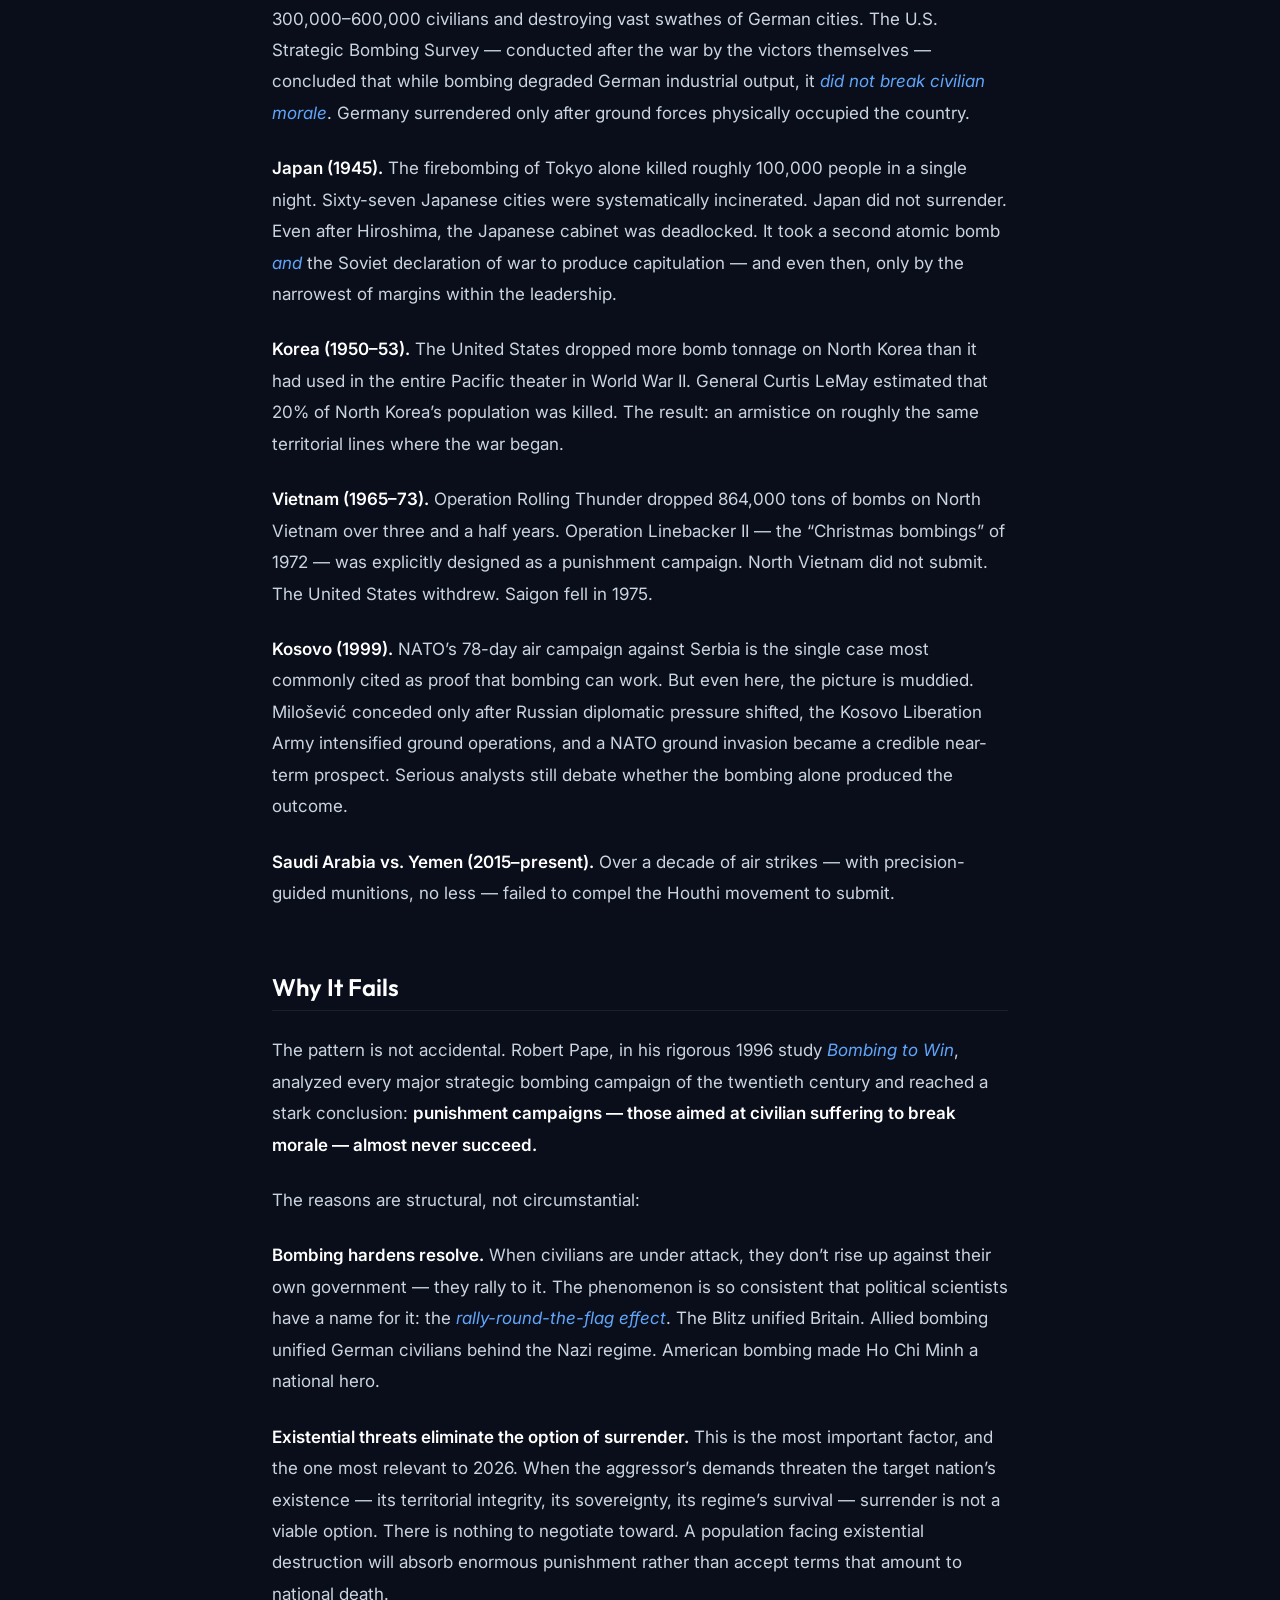
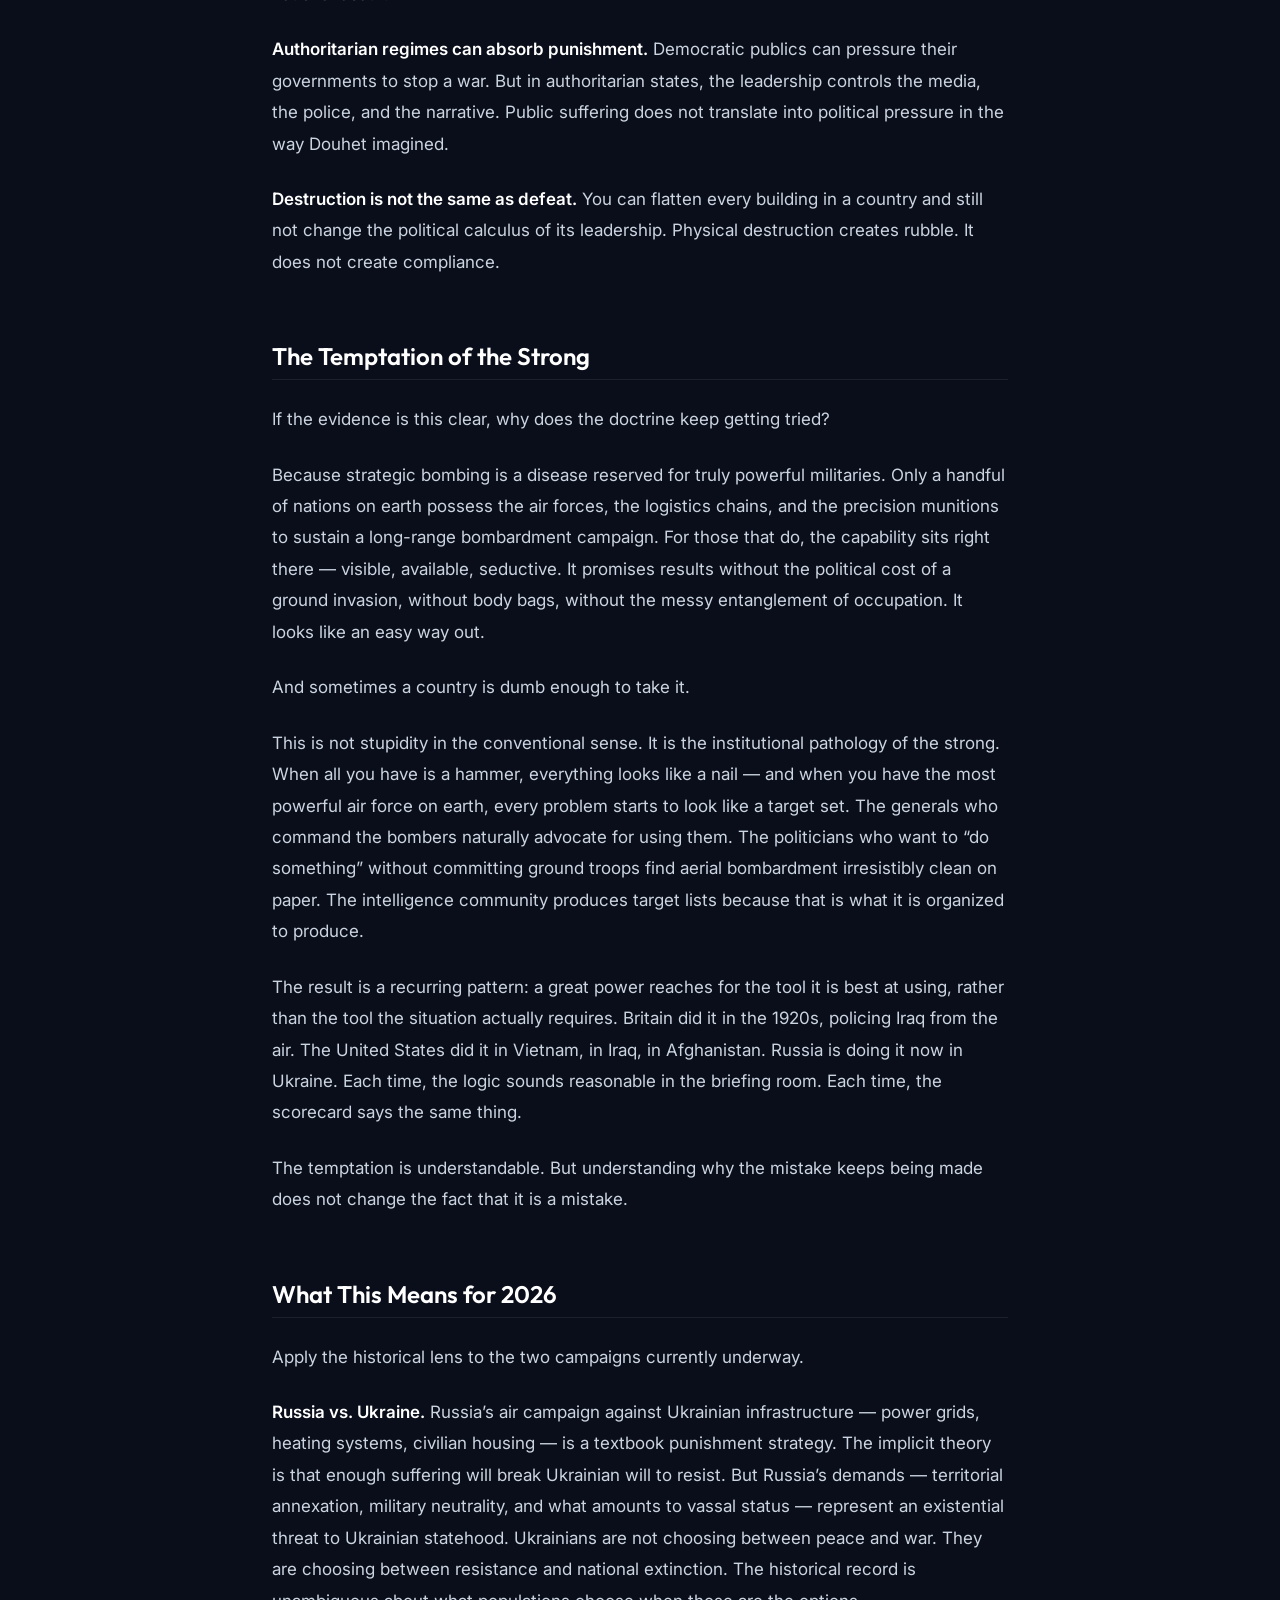
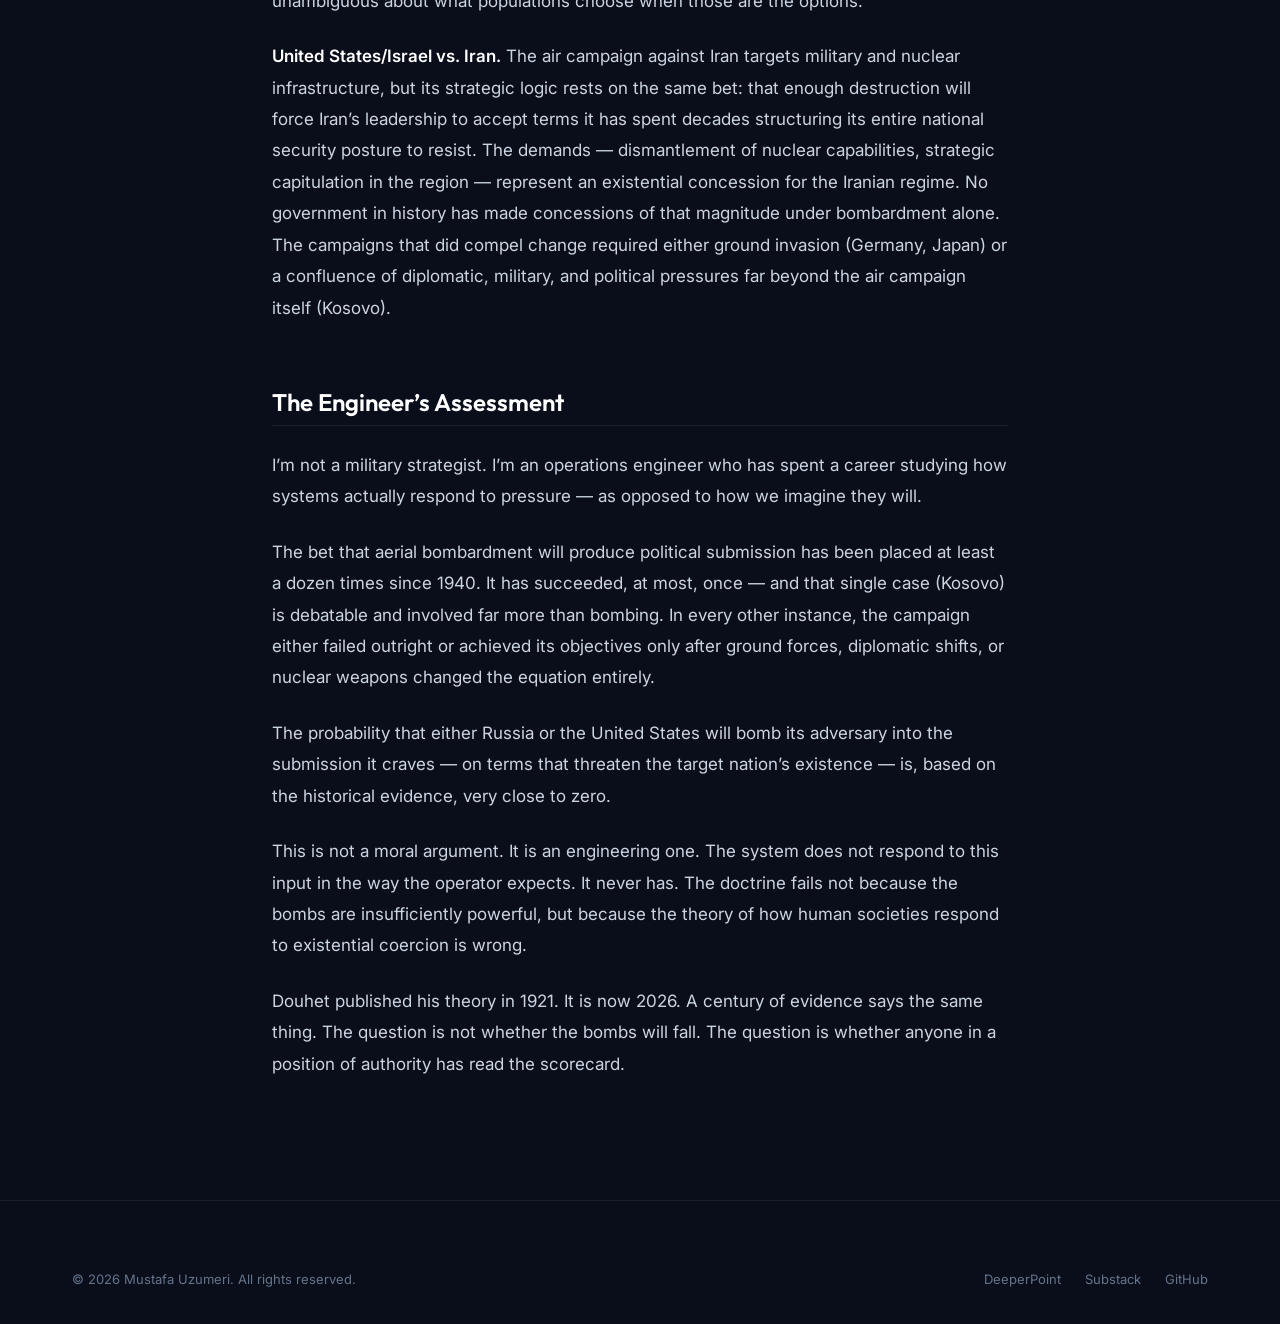
<file: blog/bombs-dont-bow.html>
<!-- Copyright (c) 2026 Mustafa Uzumeri. All rights reserved. -->
<!DOCTYPE html>
<html lang="en">

<head>
  <meta charset="UTF-8">
  <meta name="viewport" content="width=device-width, initial-scale=1.0">
  <title>Bombs Don't Bow — Vic Uzumeri</title>
  <meta name="description" content="A century of aerial bombardment campaigns says the same thing — you cannot bomb a country into submission when your demands threaten its existence.">

  <!-- Open Graph -->
  <meta property="og:type" content="article">
  <meta property="og:title" content="Bombs Don't Bow">
  <meta property="og:description" content="A century of aerial bombardment campaigns says the same thing — you cannot bomb a country into submission when your demands threaten its existence.">
  <meta property="og:url" content="https://uzumeri.com/blog/bombs-dont-bow.html">
  <meta property="og:site_name" content="Vic Uzumeri">

  <!-- Twitter Card -->
  <meta name="twitter:card" content="summary">
  <meta name="twitter:title" content="Bombs Don't Bow">
  <meta name="twitter:description" content="A century of aerial bombardment campaigns says the same thing — you cannot bomb a country into submission when your demands threaten its existence.">

  <link rel="preconnect" href="https://fonts.googleapis.com">
  <link rel="preconnect" href="https://fonts.gstatic.com" crossorigin>
  <link
    href="https://fonts.googleapis.com/css2?family=Inter:wght@400;500;600;700&family=Outfit:wght@500;600;700&display=swap"
    rel="stylesheet">
  <link rel="stylesheet" href="../styles.css">
  <link rel="alternate" type="application/rss+xml" title="Vic Uzumeri — Articles" href="https://uzumeri.com/blog/feed.xml">
</head>

<body>

  <!-- Animated Background -->
  <div class="bg-mesh" aria-hidden="true">
    <div class="bg-mesh__orb bg-mesh__orb--1"></div>
    <div class="bg-mesh__orb bg-mesh__orb--2"></div>
    <div class="bg-mesh__orb bg-mesh__orb--3"></div>
  </div>

  <!-- Navigation -->
  <nav class="nav" id="nav">
    <div class="nav__inner">
      <a href="../index.html" class="nav__logo">Vic<span>Uzumeri</span></a>
      <button class="nav__toggle" id="nav-toggle" aria-label="Toggle navigation" aria-expanded="false">
        <span class="nav__toggle-bar"></span>
        <span class="nav__toggle-bar"></span>
        <span class="nav__toggle-bar"></span>
      </button>
      <ul class="nav__links">
        <li><a href="../index.html" class="nav__link">Home</a></li>
        <li><a href="../history.html" class="nav__link">History</a></li>
        <li><a href="../blog/index.html" class="nav__link nav__link--active">Blog</a></li>
      </ul>
    </div>
  </nav>

  <section class="section" id="blog-post" style="padding-top: calc(var(--space-4xl) + 60px);">
    <div class="container container--narrow">
      <div class="reveal">
        <a href="index.html" class="blog-back">&larr; All Posts</a>
        <div class="blog-meta">
          <time datetime="2026-04-26">April 26, 2026</time>
          <span class="blog-meta__sep">&middot;</span>
          <span>6 min read</span>
        </div>
        <h1 class="blog-post__title">Bombs Don't Bow</h1>
        <div class="blog-meta" style="margin-bottom: var(--space-2xl);">
          <span class="blog-tag">strategy</span><span class="blog-tag">opinion</span><span class="blog-tag">trade</span>
        </div>
      </div>
      <article class="blog-post">
        <p>In the spring of 2026, two aerial bombardment campaigns are underway. Russia continues to strike Ukrainian cities, energy infrastructure, and civilian targets — now entering the fourth year of a war that was supposed to last three days. The United States and Israel, meanwhile, are conducting a sustained air campaign against Iran, striking military facilities, nuclear sites, and industrial infrastructure.</p>
<p>In both cases, one party is betting that enough punishment from the sky will force the other to capitulate. In both cases, the demands on the table represent an existential threat to the country being bombed — territorial dismemberment in Ukraine&rsquo;s case, regime-defining strategic concessions in Iran&rsquo;s.</p>
<p>This is not a new bet. It has been placed repeatedly for over a century. And the historical record on its outcome is remarkably clear.</p>
<h2 id="the-doctrine-that-wont-die">The Doctrine That Won&rsquo;t Die</h2>
<p>The idea that aerial bombardment can independently coerce a nation into surrender dates to Giulio Douhet, an Italian general who published <em>The Command of the Air</em> in 1921. Douhet argued that massive bombing of civilian population centers would shatter public morale, trigger social collapse, and force governments to sue for peace — bypassing the grinding stalemate of trench warfare entirely.</p>
<p>It was a seductive theory. It promised clean, decisive victory from a distance. And it has been tested — with extraordinary destructive power — in nearly every major conflict since.</p>
<p>It has almost never worked.</p>
<h2 id="the-scorecard">The Scorecard</h2>
<p>Consider the record:</p>
<p><strong>The Blitz (1940–41).</strong> Germany dropped over 30,000 tons of bombs on London and other British cities over eight months. The explicit objective was to break British civilian morale and force Churchill&rsquo;s government to negotiate. The result: morale hardened. Industrial output was barely dented. Britain fought on.</p>
<p><strong>Allied Strategic Bombing of Germany (1942–45).</strong> The combined British and American bomber offensive dropped 2.7 million tons of ordnance on Germany, killing an estimated 300,000–600,000 civilians and destroying vast swathes of German cities. The U.S. Strategic Bombing Survey — conducted after the war by the victors themselves — concluded that while bombing degraded German industrial output, it <em>did not break civilian morale</em>. Germany surrendered only after ground forces physically occupied the country.</p>
<p><strong>Japan (1945).</strong> The firebombing of Tokyo alone killed roughly 100,000 people in a single night. Sixty-seven Japanese cities were systematically incinerated. Japan did not surrender. Even after Hiroshima, the Japanese cabinet was deadlocked. It took a second atomic bomb <em>and</em> the Soviet declaration of war to produce capitulation — and even then, only by the narrowest of margins within the leadership.</p>
<p><strong>Korea (1950–53).</strong> The United States dropped more bomb tonnage on North Korea than it had used in the entire Pacific theater in World War II. General Curtis LeMay estimated that 20% of North Korea&rsquo;s population was killed. The result: an armistice on roughly the same territorial lines where the war began.</p>
<p><strong>Vietnam (1965–73).</strong> Operation Rolling Thunder dropped 864,000 tons of bombs on North Vietnam over three and a half years. Operation Linebacker II — the &ldquo;Christmas bombings&rdquo; of 1972 — was explicitly designed as a punishment campaign. North Vietnam did not submit. The United States withdrew. Saigon fell in 1975.</p>
<p><strong>Kosovo (1999).</strong> NATO&rsquo;s 78-day air campaign against Serbia is the single case most commonly cited as proof that bombing can work. But even here, the picture is muddied. Milošević conceded only after Russian diplomatic pressure shifted, the Kosovo Liberation Army intensified ground operations, and a NATO ground invasion became a credible near-term prospect. Serious analysts still debate whether the bombing alone produced the outcome.</p>
<p><strong>Saudi Arabia vs. Yemen (2015–present).</strong> Over a decade of air strikes — with precision-guided munitions, no less — failed to compel the Houthi movement to submit.</p>
<h2 id="why-it-fails">Why It Fails</h2>
<p>The pattern is not accidental. Robert Pape, in his rigorous 1996 study <em>Bombing to Win</em>, analyzed every major strategic bombing campaign of the twentieth century and reached a stark conclusion: <strong>punishment campaigns — those aimed at civilian suffering to break morale — almost never succeed.</strong></p>
<p>The reasons are structural, not circumstantial:</p>
<p><strong>Bombing hardens resolve.</strong> When civilians are under attack, they don&rsquo;t rise up against their own government — they rally to it. The phenomenon is so consistent that political scientists have a name for it: the <em>rally-round-the-flag effect</em>. The Blitz unified Britain. Allied bombing unified German civilians behind the Nazi regime. American bombing made Ho Chi Minh a national hero.</p>
<p><strong>Existential threats eliminate the option of surrender.</strong> This is the most important factor, and the one most relevant to 2026. When the aggressor&rsquo;s demands threaten the target nation&rsquo;s existence — its territorial integrity, its sovereignty, its regime&rsquo;s survival — surrender is not a viable option. There is nothing to negotiate toward. A population facing existential destruction will absorb enormous punishment rather than accept terms that amount to national death.</p>
<p><strong>Authoritarian regimes can absorb punishment.</strong> Democratic publics can pressure their governments to stop a war. But in authoritarian states, the leadership controls the media, the police, and the narrative. Public suffering does not translate into political pressure in the way Douhet imagined.</p>
<p><strong>Destruction is not the same as defeat.</strong> You can flatten every building in a country and still not change the political calculus of its leadership. Physical destruction creates rubble. It does not create compliance.</p>
<h2 id="the-temptation-of-the-strong">The Temptation of the Strong</h2>
<p>If the evidence is this clear, why does the doctrine keep getting tried?</p>
<p>Because strategic bombing is a disease reserved for truly powerful militaries. Only a handful of nations on earth possess the air forces, the logistics chains, and the precision munitions to sustain a long-range bombardment campaign. For those that do, the capability sits right there — visible, available, seductive. It promises results without the political cost of a ground invasion, without body bags, without the messy entanglement of occupation. It looks like an easy way out.</p>
<p>And sometimes a country is dumb enough to take it.</p>
<p>This is not stupidity in the conventional sense. It is the institutional pathology of the strong. When all you have is a hammer, everything looks like a nail — and when you have the most powerful air force on earth, every problem starts to look like a target set. The generals who command the bombers naturally advocate for using them. The politicians who want to &ldquo;do something&rdquo; without committing ground troops find aerial bombardment irresistibly clean on paper. The intelligence community produces target lists because that is what it is organized to produce.</p>
<p>The result is a recurring pattern: a great power reaches for the tool it is best at using, rather than the tool the situation actually requires. Britain did it in the 1920s, policing Iraq from the air. The United States did it in Vietnam, in Iraq, in Afghanistan. Russia is doing it now in Ukraine. Each time, the logic sounds reasonable in the briefing room. Each time, the scorecard says the same thing.</p>
<p>The temptation is understandable. But understanding why the mistake keeps being made does not change the fact that it is a mistake.</p>
<h2 id="what-this-means-for-2026">What This Means for 2026</h2>
<p>Apply the historical lens to the two campaigns currently underway.</p>
<p><strong>Russia vs. Ukraine.</strong> Russia&rsquo;s air campaign against Ukrainian infrastructure — power grids, heating systems, civilian housing — is a textbook punishment strategy. The implicit theory is that enough suffering will break Ukrainian will to resist. But Russia&rsquo;s demands — territorial annexation, military neutrality, and what amounts to vassal status — represent an existential threat to Ukrainian statehood. Ukrainians are not choosing between peace and war. They are choosing between resistance and national extinction. The historical record is unambiguous about what populations choose when those are the options.</p>
<p><strong>United States/Israel vs. Iran.</strong> The air campaign against Iran targets military and nuclear infrastructure, but its strategic logic rests on the same bet: that enough destruction will force Iran&rsquo;s leadership to accept terms it has spent decades structuring its entire national security posture to resist. The demands — dismantlement of nuclear capabilities, strategic capitulation in the region — represent an existential concession for the Iranian regime. No government in history has made concessions of that magnitude under bombardment alone. The campaigns that did compel change required either ground invasion (Germany, Japan) or a confluence of diplomatic, military, and political pressures far beyond the air campaign itself (Kosovo).</p>
<h2 id="the-engineers-assessment">The Engineer&rsquo;s Assessment</h2>
<p>I&rsquo;m not a military strategist. I&rsquo;m an operations engineer who has spent a career studying how systems actually respond to pressure — as opposed to how we imagine they will.</p>
<p>The bet that aerial bombardment will produce political submission has been placed at least a dozen times since 1940. It has succeeded, at most, once — and that single case (Kosovo) is debatable and involved far more than bombing. In every other instance, the campaign either failed outright or achieved its objectives only after ground forces, diplomatic shifts, or nuclear weapons changed the equation entirely.</p>
<p>The probability that either Russia or the United States will bomb its adversary into the submission it craves — on terms that threaten the target nation&rsquo;s existence — is, based on the historical evidence, very close to zero.</p>
<p>This is not a moral argument. It is an engineering one. The system does not respond to this input in the way the operator expects. It never has. The doctrine fails not because the bombs are insufficiently powerful, but because the theory of how human societies respond to existential coercion is wrong.</p>
<p>Douhet published his theory in 1921. It is now 2026. A century of evidence says the same thing. The question is not whether the bombs will fall. The question is whether anyone in a position of authority has read the scorecard.</p>
      </article>
    </div>
  </section>

  <!-- Footer -->
  <footer class="footer">
    <div class="container">
      <div class="footer__inner">
        <div class="footer__copyright">
          &copy; 2026 Mustafa Uzumeri. All rights reserved.
        </div>
        <ul class="footer__links">
          <li><a href="https://deeperpoint.com" class="footer__link" target="_blank" rel="noopener">DeeperPoint</a></li>
          <li><a href="https://uzumeri.substack.com" class="footer__link" target="_blank" rel="noopener">Substack</a></li>
          <li><a href="https://github.com/uzumeri" class="footer__link" target="_blank" rel="noopener">GitHub</a></li>
        </ul>
      </div>
    </div>
  </footer>

  <script src="../reveal.js"></script>
  <script src="../nav-mobile.js"></script>
</body>

</html>
</file>
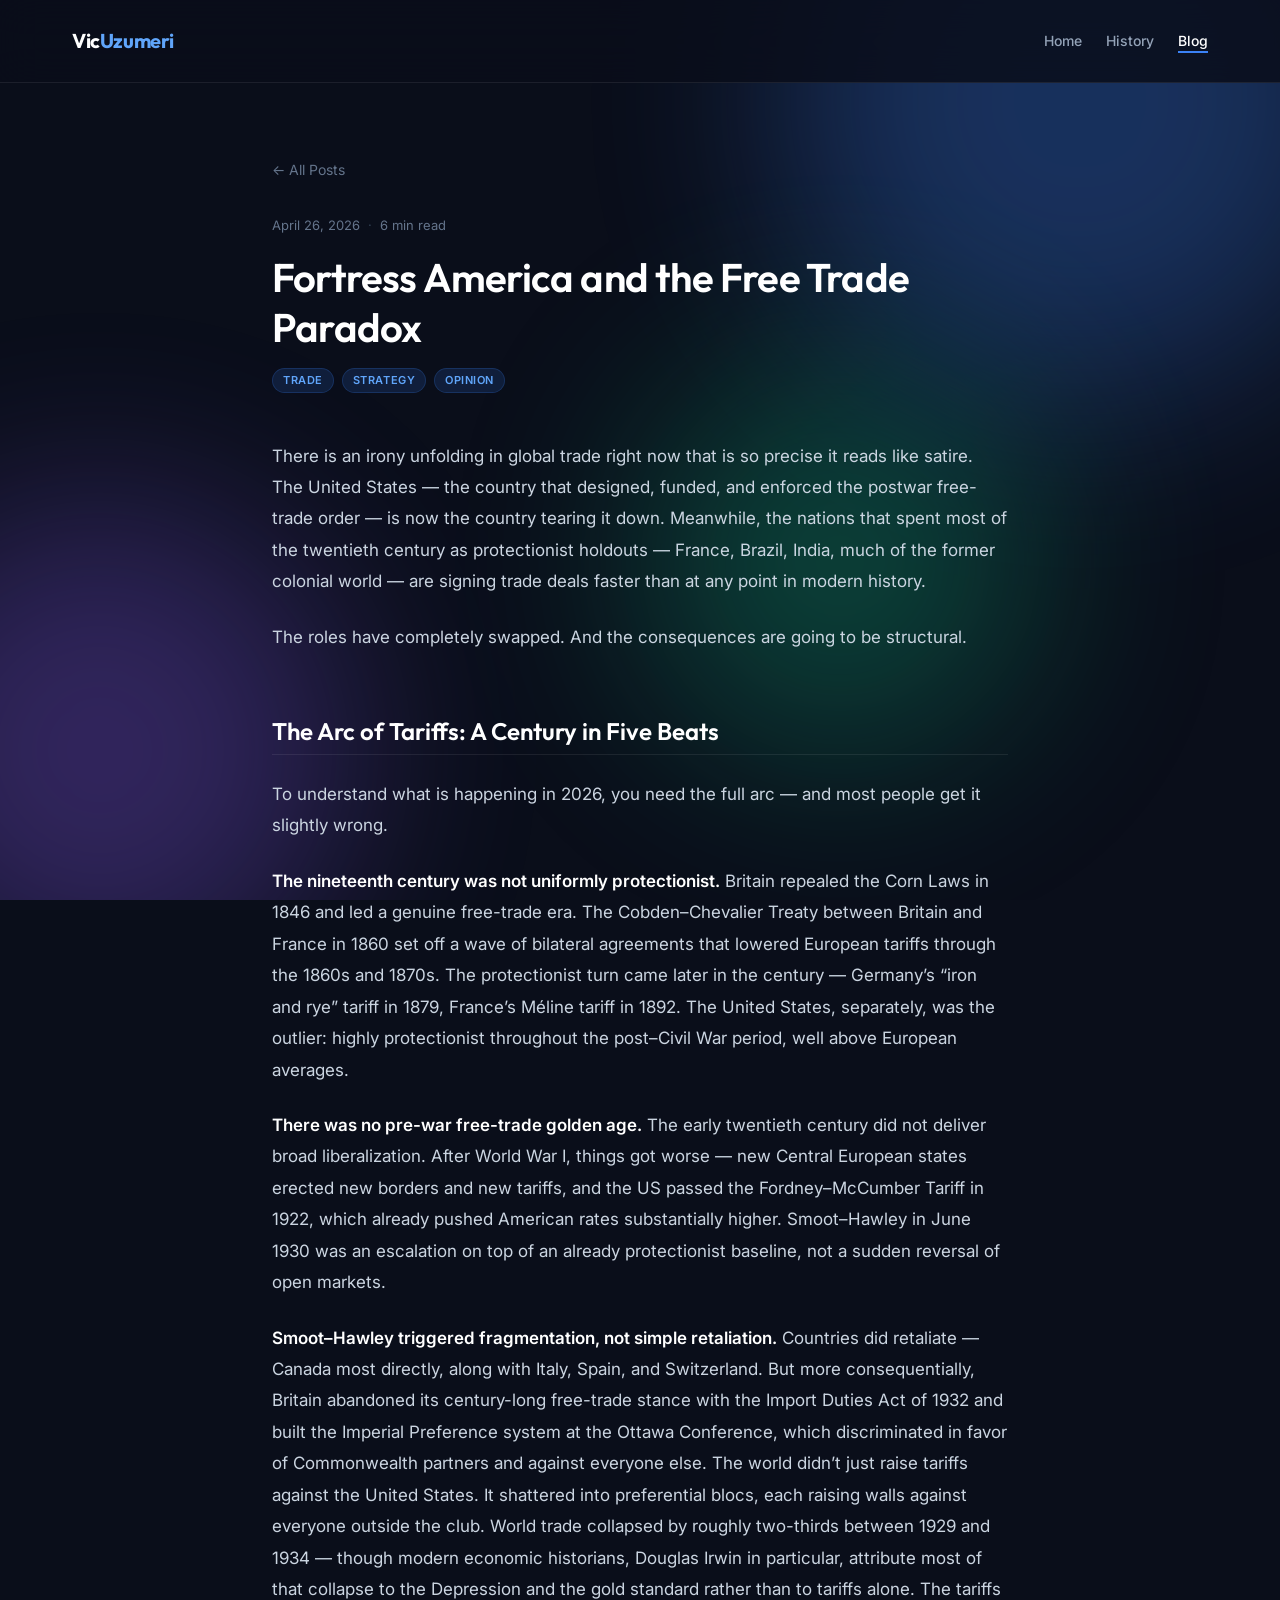
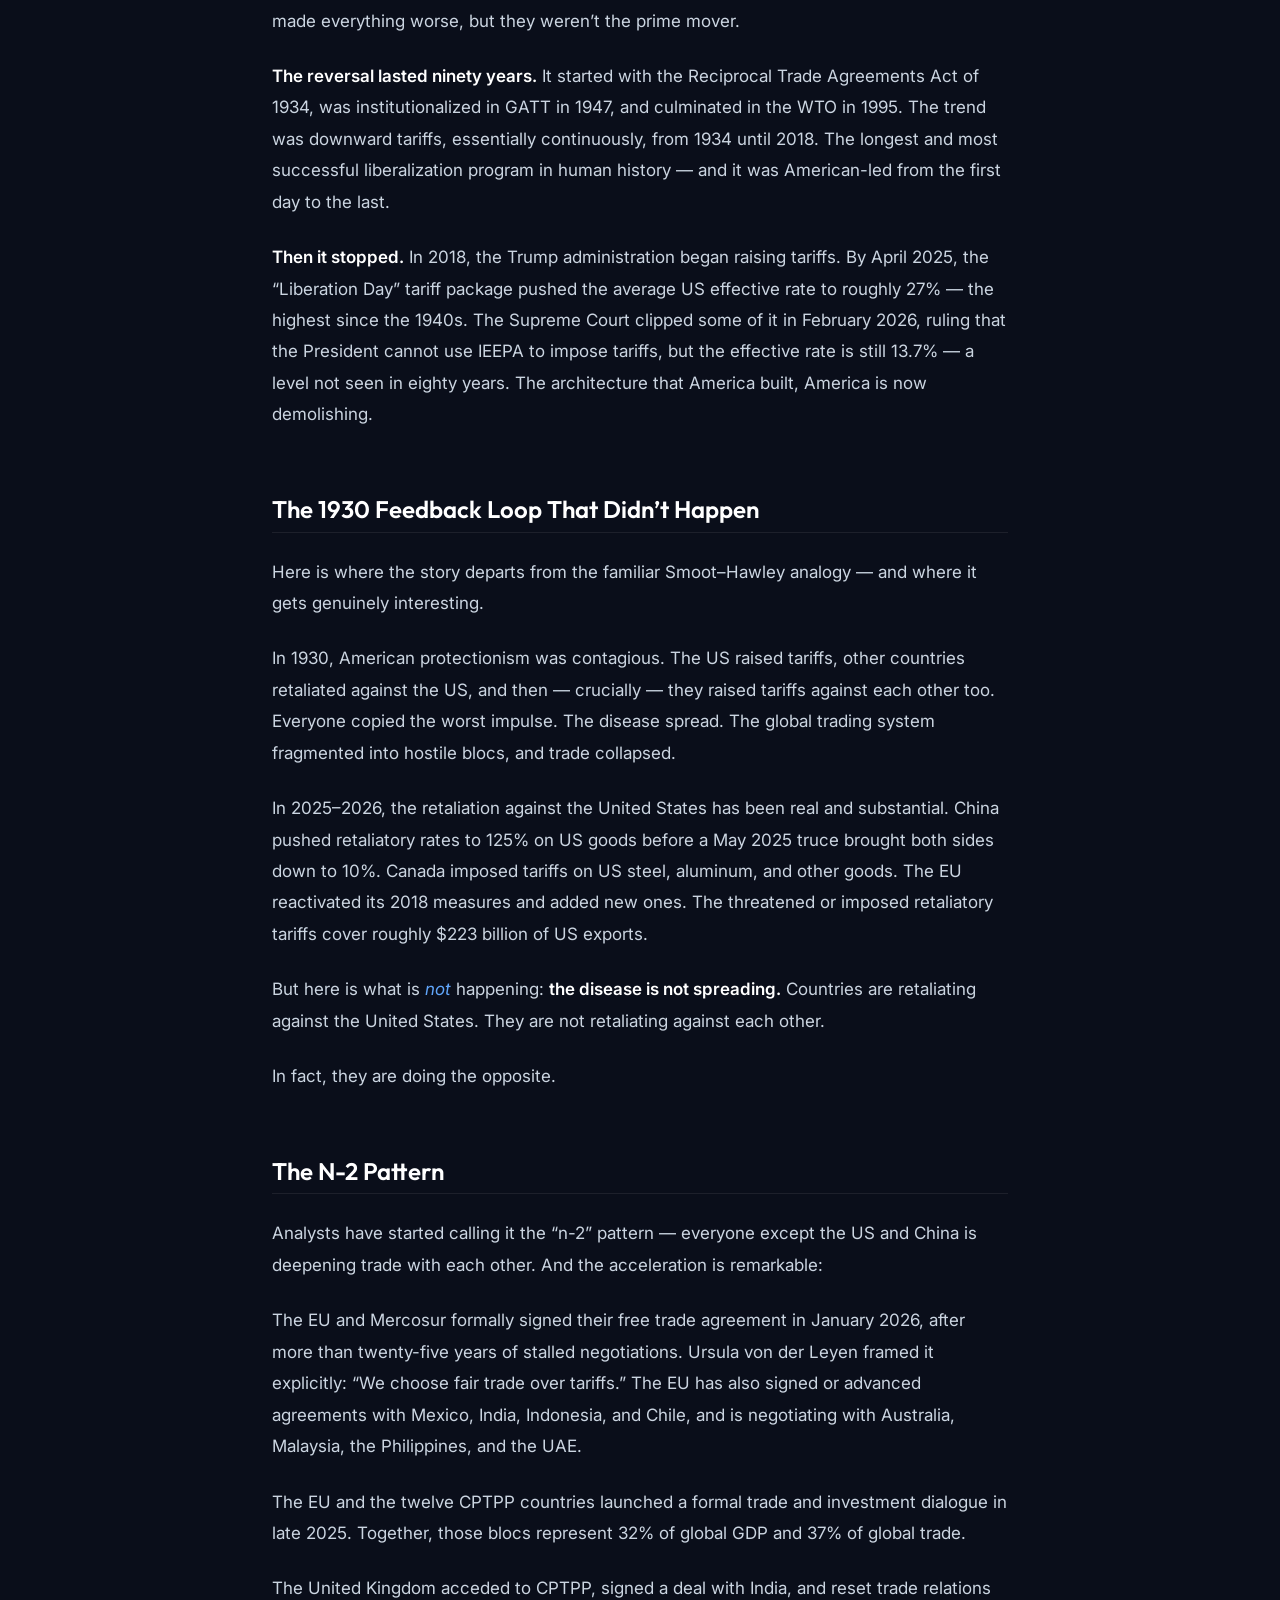
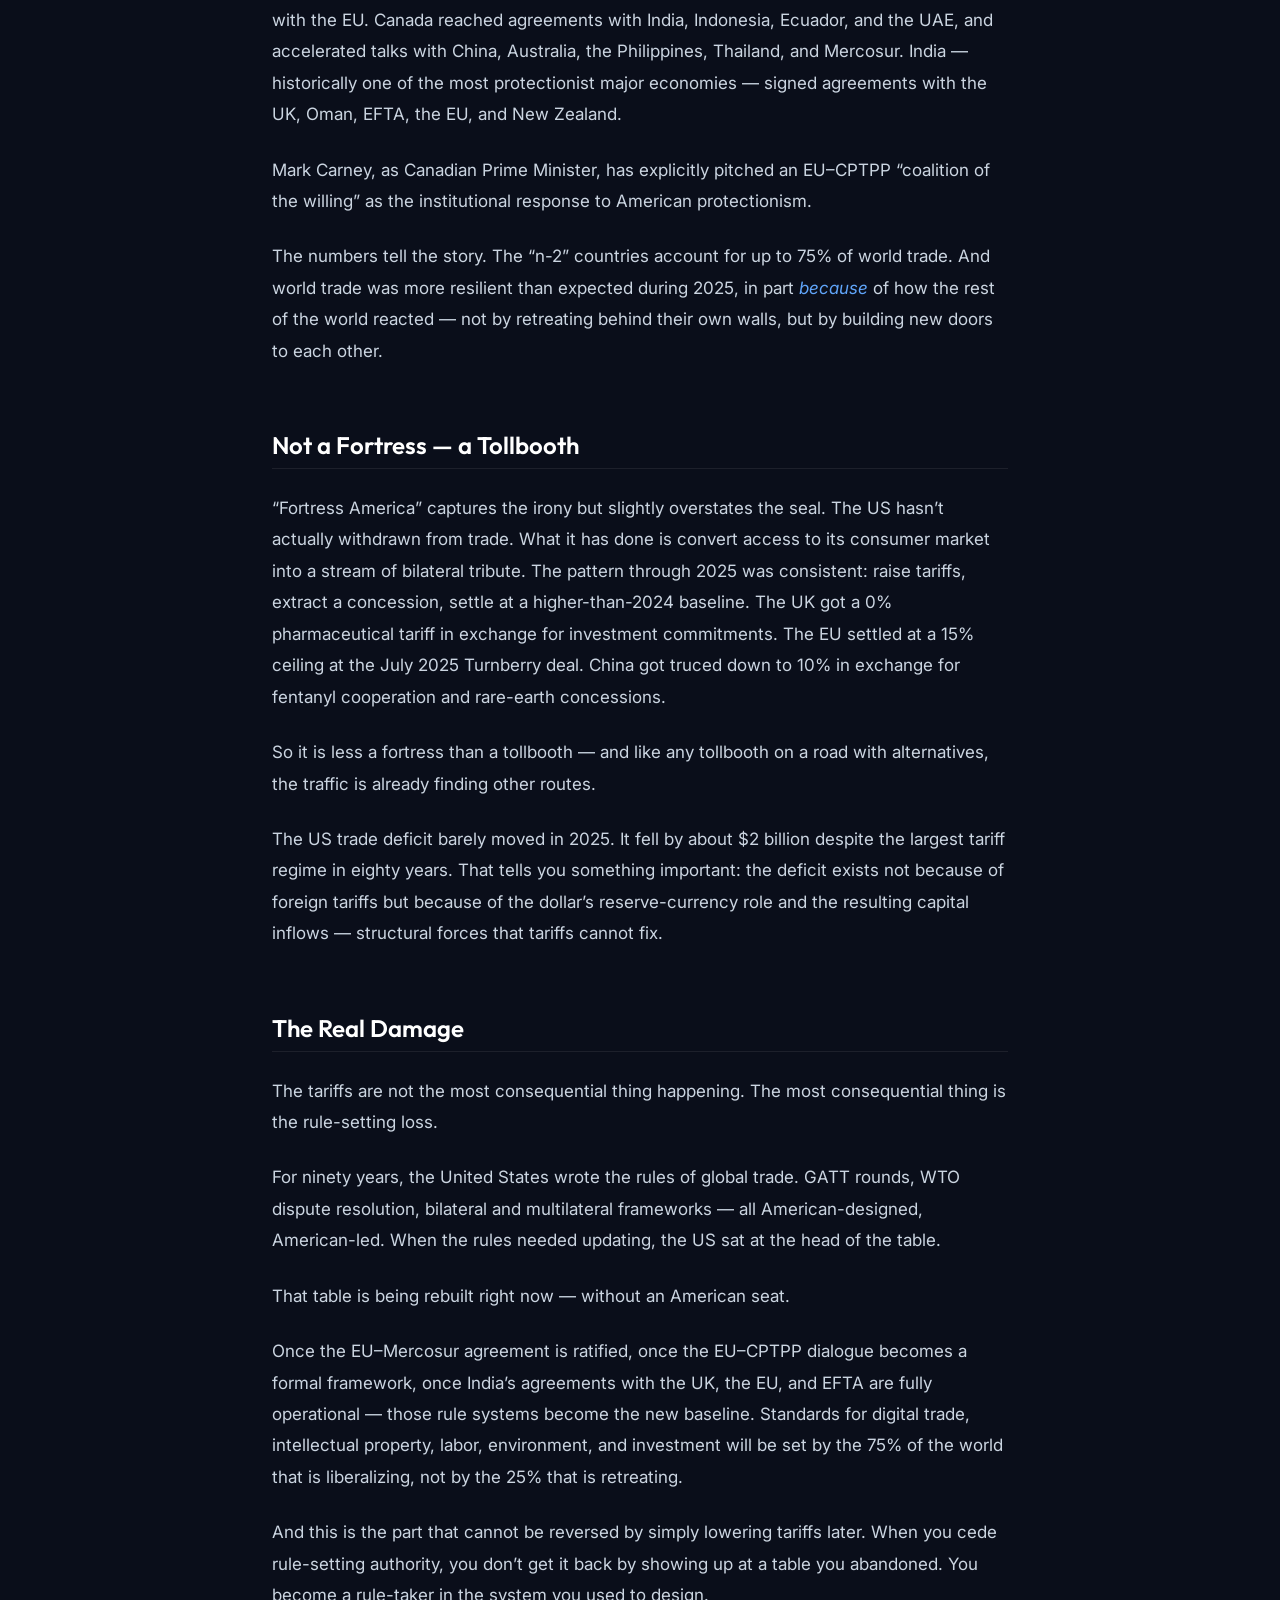
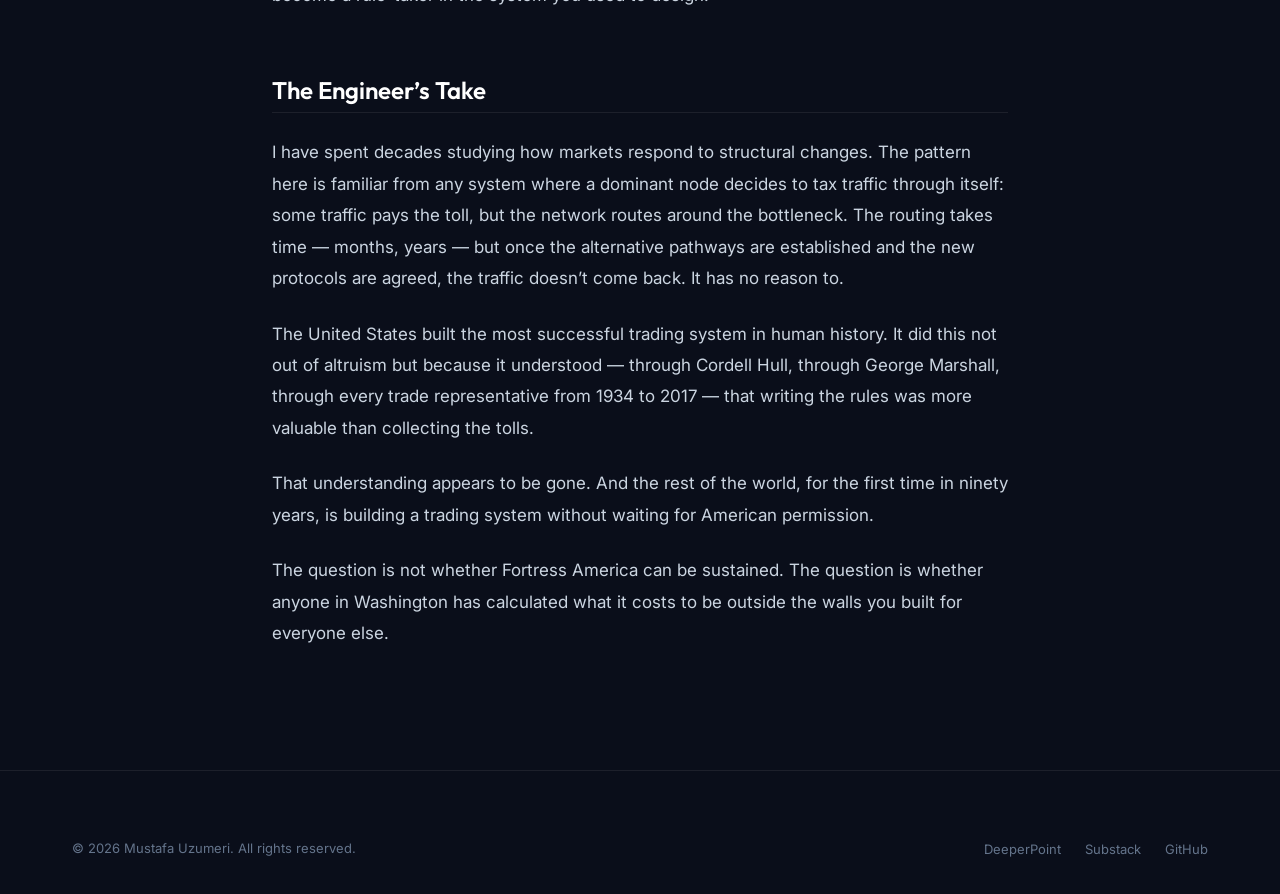
<file: blog/fortress-america.html>
<!-- Copyright (c) 2026 Mustafa Uzumeri. All rights reserved. -->
<!DOCTYPE html>
<html lang="en">

<head>
  <meta charset="UTF-8">
  <meta name="viewport" content="width=device-width, initial-scale=1.0">
  <title>Fortress America and the Free Trade Paradox — Vic Uzumeri</title>
  <meta name="description" content="The United States built the postwar free-trade order. Now it is dismantling its own creation — while the rest of the world races to liberalize without it.">

  <!-- Open Graph -->
  <meta property="og:type" content="article">
  <meta property="og:title" content="Fortress America and the Free Trade Paradox">
  <meta property="og:description" content="The United States built the postwar free-trade order. Now it is dismantling its own creation — while the rest of the world races to liberalize without it.">
  <meta property="og:url" content="https://uzumeri.com/blog/fortress-america.html">
  <meta property="og:site_name" content="Vic Uzumeri">

  <!-- Twitter Card -->
  <meta name="twitter:card" content="summary">
  <meta name="twitter:title" content="Fortress America and the Free Trade Paradox">
  <meta name="twitter:description" content="The United States built the postwar free-trade order. Now it is dismantling its own creation — while the rest of the world races to liberalize without it.">

  <link rel="preconnect" href="https://fonts.googleapis.com">
  <link rel="preconnect" href="https://fonts.gstatic.com" crossorigin>
  <link
    href="https://fonts.googleapis.com/css2?family=Inter:wght@400;500;600;700&family=Outfit:wght@500;600;700&display=swap"
    rel="stylesheet">
  <link rel="stylesheet" href="../styles.css">
  <link rel="alternate" type="application/rss+xml" title="Vic Uzumeri — Articles" href="https://uzumeri.com/blog/feed.xml">
</head>

<body>

  <!-- Animated Background -->
  <div class="bg-mesh" aria-hidden="true">
    <div class="bg-mesh__orb bg-mesh__orb--1"></div>
    <div class="bg-mesh__orb bg-mesh__orb--2"></div>
    <div class="bg-mesh__orb bg-mesh__orb--3"></div>
  </div>

  <!-- Navigation -->
  <nav class="nav" id="nav">
    <div class="nav__inner">
      <a href="../index.html" class="nav__logo">Vic<span>Uzumeri</span></a>
      <button class="nav__toggle" id="nav-toggle" aria-label="Toggle navigation" aria-expanded="false">
        <span class="nav__toggle-bar"></span>
        <span class="nav__toggle-bar"></span>
        <span class="nav__toggle-bar"></span>
      </button>
      <ul class="nav__links">
        <li><a href="../index.html" class="nav__link">Home</a></li>
        <li><a href="../history.html" class="nav__link">History</a></li>
        <li><a href="../blog/index.html" class="nav__link nav__link--active">Blog</a></li>
      </ul>
    </div>
  </nav>

  <section class="section" id="blog-post" style="padding-top: calc(var(--space-4xl) + 60px);">
    <div class="container container--narrow">
      <div class="reveal">
        <a href="index.html" class="blog-back">&larr; All Posts</a>
        <div class="blog-meta">
          <time datetime="2026-04-26">April 26, 2026</time>
          <span class="blog-meta__sep">&middot;</span>
          <span>6 min read</span>
        </div>
        <h1 class="blog-post__title">Fortress America and the Free Trade Paradox</h1>
        <div class="blog-meta" style="margin-bottom: var(--space-2xl);">
          <span class="blog-tag">trade</span><span class="blog-tag">strategy</span><span class="blog-tag">opinion</span>
        </div>
      </div>
      <article class="blog-post">
        <p>There is an irony unfolding in global trade right now that is so precise it reads like satire. The United States — the country that designed, funded, and enforced the postwar free-trade order — is now the country tearing it down. Meanwhile, the nations that spent most of the twentieth century as protectionist holdouts — France, Brazil, India, much of the former colonial world — are signing trade deals faster than at any point in modern history.</p>
<p>The roles have completely swapped. And the consequences are going to be structural.</p>
<h2 id="the-arc-of-tariffs-a-century-in-five-beats">The Arc of Tariffs: A Century in Five Beats</h2>
<p>To understand what is happening in 2026, you need the full arc — and most people get it slightly wrong.</p>
<p><strong>The nineteenth century was not uniformly protectionist.</strong> Britain repealed the Corn Laws in 1846 and led a genuine free-trade era. The Cobden–Chevalier Treaty between Britain and France in 1860 set off a wave of bilateral agreements that lowered European tariffs through the 1860s and 1870s. The protectionist turn came later in the century — Germany&rsquo;s &ldquo;iron and rye&rdquo; tariff in 1879, France&rsquo;s Méline tariff in 1892. The United States, separately, was the outlier: highly protectionist throughout the post–Civil War period, well above European averages.</p>
<p><strong>There was no pre-war free-trade golden age.</strong> The early twentieth century did not deliver broad liberalization. After World War I, things got worse — new Central European states erected new borders and new tariffs, and the US passed the Fordney–McCumber Tariff in 1922, which already pushed American rates substantially higher. Smoot–Hawley in June 1930 was an escalation on top of an already protectionist baseline, not a sudden reversal of open markets.</p>
<p><strong>Smoot–Hawley triggered fragmentation, not simple retaliation.</strong> Countries did retaliate — Canada most directly, along with Italy, Spain, and Switzerland. But more consequentially, Britain abandoned its century-long free-trade stance with the Import Duties Act of 1932 and built the Imperial Preference system at the Ottawa Conference, which discriminated in favor of Commonwealth partners and against everyone else. The world didn&rsquo;t just raise tariffs against the United States. It shattered into preferential blocs, each raising walls against everyone outside the club. World trade collapsed by roughly two-thirds between 1929 and 1934 — though modern economic historians, Douglas Irwin in particular, attribute most of that collapse to the Depression and the gold standard rather than to tariffs alone. The tariffs made everything worse, but they weren&rsquo;t the prime mover.</p>
<p><strong>The reversal lasted ninety years.</strong> It started with the Reciprocal Trade Agreements Act of 1934, was institutionalized in GATT in 1947, and culminated in the WTO in 1995. The trend was downward tariffs, essentially continuously, from 1934 until 2018. The longest and most successful liberalization program in human history — and it was American-led from the first day to the last.</p>
<p><strong>Then it stopped.</strong> In 2018, the Trump administration began raising tariffs. By April 2025, the &ldquo;Liberation Day&rdquo; tariff package pushed the average US effective rate to roughly 27% — the highest since the 1940s. The Supreme Court clipped some of it in February 2026, ruling that the President cannot use IEEPA to impose tariffs, but the effective rate is still 13.7% — a level not seen in eighty years. The architecture that America built, America is now demolishing.</p>
<h2 id="the-1930-feedback-loop-that-didnt-happen">The 1930 Feedback Loop That Didn&rsquo;t Happen</h2>
<p>Here is where the story departs from the familiar Smoot–Hawley analogy — and where it gets genuinely interesting.</p>
<p>In 1930, American protectionism was contagious. The US raised tariffs, other countries retaliated against the US, and then — crucially — they raised tariffs against each other too. Everyone copied the worst impulse. The disease spread. The global trading system fragmented into hostile blocs, and trade collapsed.</p>
<p>In 2025–2026, the retaliation against the United States has been real and substantial. China pushed retaliatory rates to 125% on US goods before a May 2025 truce brought both sides down to 10%. Canada imposed tariffs on US steel, aluminum, and other goods. The EU reactivated its 2018 measures and added new ones. The threatened or imposed retaliatory tariffs cover roughly $223 billion of US exports.</p>
<p>But here is what is <em>not</em> happening: <strong>the disease is not spreading.</strong> Countries are retaliating against the United States. They are not retaliating against each other.</p>
<p>In fact, they are doing the opposite.</p>
<h2 id="the-n-2-pattern">The N-2 Pattern</h2>
<p>Analysts have started calling it the &ldquo;n-2&rdquo; pattern — everyone except the US and China is deepening trade with each other. And the acceleration is remarkable:</p>
<p>The EU and Mercosur formally signed their free trade agreement in January 2026, after more than twenty-five years of stalled negotiations. Ursula von der Leyen framed it explicitly: &ldquo;We choose fair trade over tariffs.&rdquo; The EU has also signed or advanced agreements with Mexico, India, Indonesia, and Chile, and is negotiating with Australia, Malaysia, the Philippines, and the UAE.</p>
<p>The EU and the twelve CPTPP countries launched a formal trade and investment dialogue in late 2025. Together, those blocs represent 32% of global GDP and 37% of global trade.</p>
<p>The United Kingdom acceded to CPTPP, signed a deal with India, and reset trade relations with the EU. Canada reached agreements with India, Indonesia, Ecuador, and the UAE, and accelerated talks with China, Australia, the Philippines, Thailand, and Mercosur. India — historically one of the most protectionist major economies — signed agreements with the UK, Oman, EFTA, the EU, and New Zealand.</p>
<p>Mark Carney, as Canadian Prime Minister, has explicitly pitched an EU–CPTPP &ldquo;coalition of the willing&rdquo; as the institutional response to American protectionism.</p>
<p>The numbers tell the story. The &ldquo;n-2&rdquo; countries account for up to 75% of world trade. And world trade was more resilient than expected during 2025, in part <em>because</em> of how the rest of the world reacted — not by retreating behind their own walls, but by building new doors to each other.</p>
<h2 id="not-a-fortress-a-tollbooth">Not a Fortress — a Tollbooth</h2>
<p>&ldquo;Fortress America&rdquo; captures the irony but slightly overstates the seal. The US hasn&rsquo;t actually withdrawn from trade. What it has done is convert access to its consumer market into a stream of bilateral tribute. The pattern through 2025 was consistent: raise tariffs, extract a concession, settle at a higher-than-2024 baseline. The UK got a 0% pharmaceutical tariff in exchange for investment commitments. The EU settled at a 15% ceiling at the July 2025 Turnberry deal. China got truced down to 10% in exchange for fentanyl cooperation and rare-earth concessions.</p>
<p>So it is less a fortress than a tollbooth — and like any tollbooth on a road with alternatives, the traffic is already finding other routes.</p>
<p>The US trade deficit barely moved in 2025. It fell by about $2 billion despite the largest tariff regime in eighty years. That tells you something important: the deficit exists not because of foreign tariffs but because of the dollar&rsquo;s reserve-currency role and the resulting capital inflows — structural forces that tariffs cannot fix.</p>
<h2 id="the-real-damage">The Real Damage</h2>
<p>The tariffs are not the most consequential thing happening. The most consequential thing is the rule-setting loss.</p>
<p>For ninety years, the United States wrote the rules of global trade. GATT rounds, WTO dispute resolution, bilateral and multilateral frameworks — all American-designed, American-led. When the rules needed updating, the US sat at the head of the table.</p>
<p>That table is being rebuilt right now — without an American seat.</p>
<p>Once the EU–Mercosur agreement is ratified, once the EU–CPTPP dialogue becomes a formal framework, once India&rsquo;s agreements with the UK, the EU, and EFTA are fully operational — those rule systems become the new baseline. Standards for digital trade, intellectual property, labor, environment, and investment will be set by the 75% of the world that is liberalizing, not by the 25% that is retreating.</p>
<p>And this is the part that cannot be reversed by simply lowering tariffs later. When you cede rule-setting authority, you don&rsquo;t get it back by showing up at a table you abandoned. You become a rule-taker in the system you used to design.</p>
<h2 id="the-engineers-take">The Engineer&rsquo;s Take</h2>
<p>I have spent decades studying how markets respond to structural changes. The pattern here is familiar from any system where a dominant node decides to tax traffic through itself: some traffic pays the toll, but the network routes around the bottleneck. The routing takes time — months, years — but once the alternative pathways are established and the new protocols are agreed, the traffic doesn&rsquo;t come back. It has no reason to.</p>
<p>The United States built the most successful trading system in human history. It did this not out of altruism but because it understood — through Cordell Hull, through George Marshall, through every trade representative from 1934 to 2017 — that writing the rules was more valuable than collecting the tolls.</p>
<p>That understanding appears to be gone. And the rest of the world, for the first time in ninety years, is building a trading system without waiting for American permission.</p>
<p>The question is not whether Fortress America can be sustained. The question is whether anyone in Washington has calculated what it costs to be outside the walls you built for everyone else.</p>
      </article>
    </div>
  </section>

  <!-- Footer -->
  <footer class="footer">
    <div class="container">
      <div class="footer__inner">
        <div class="footer__copyright">
          &copy; 2026 Mustafa Uzumeri. All rights reserved.
        </div>
        <ul class="footer__links">
          <li><a href="https://deeperpoint.com" class="footer__link" target="_blank" rel="noopener">DeeperPoint</a></li>
          <li><a href="https://uzumeri.substack.com" class="footer__link" target="_blank" rel="noopener">Substack</a></li>
          <li><a href="https://github.com/uzumeri" class="footer__link" target="_blank" rel="noopener">GitHub</a></li>
        </ul>
      </div>
    </div>
  </footer>

  <script src="../reveal.js"></script>
  <script src="../nav-mobile.js"></script>
</body>

</html>
</file>
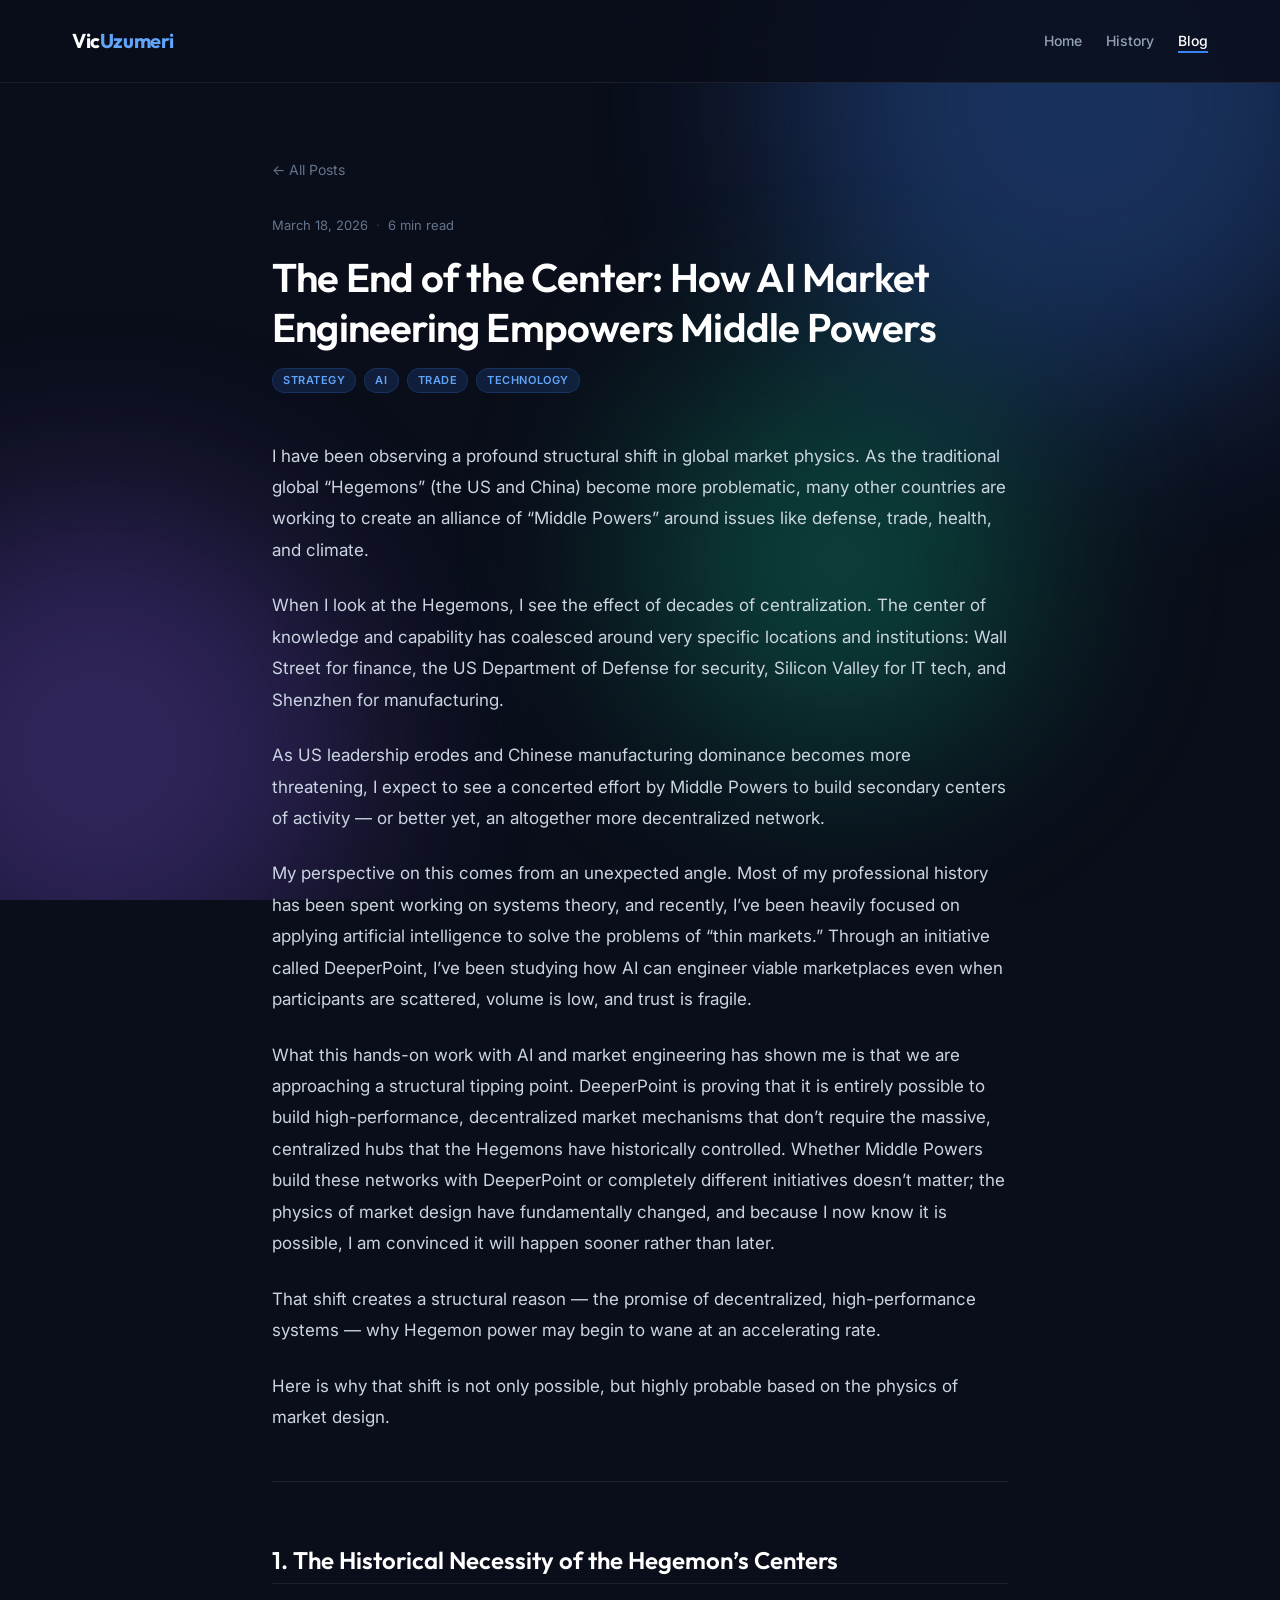
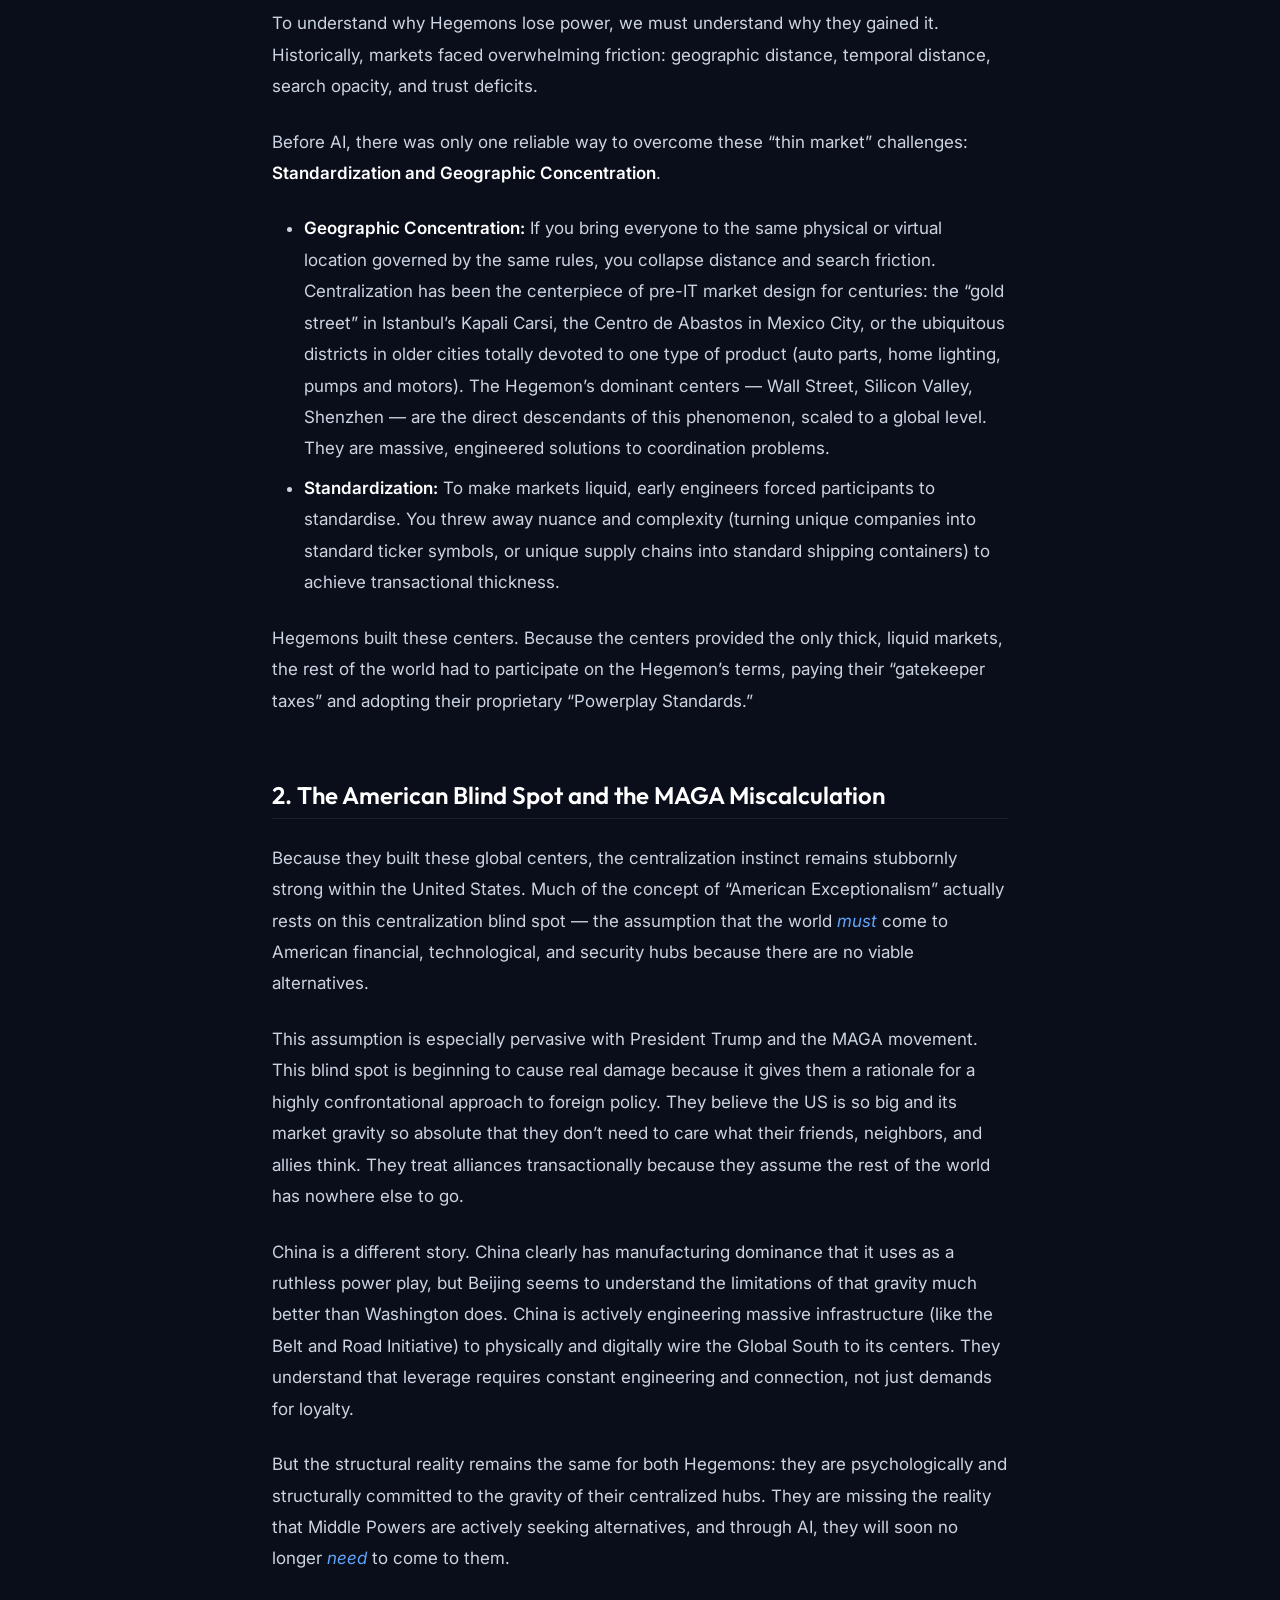
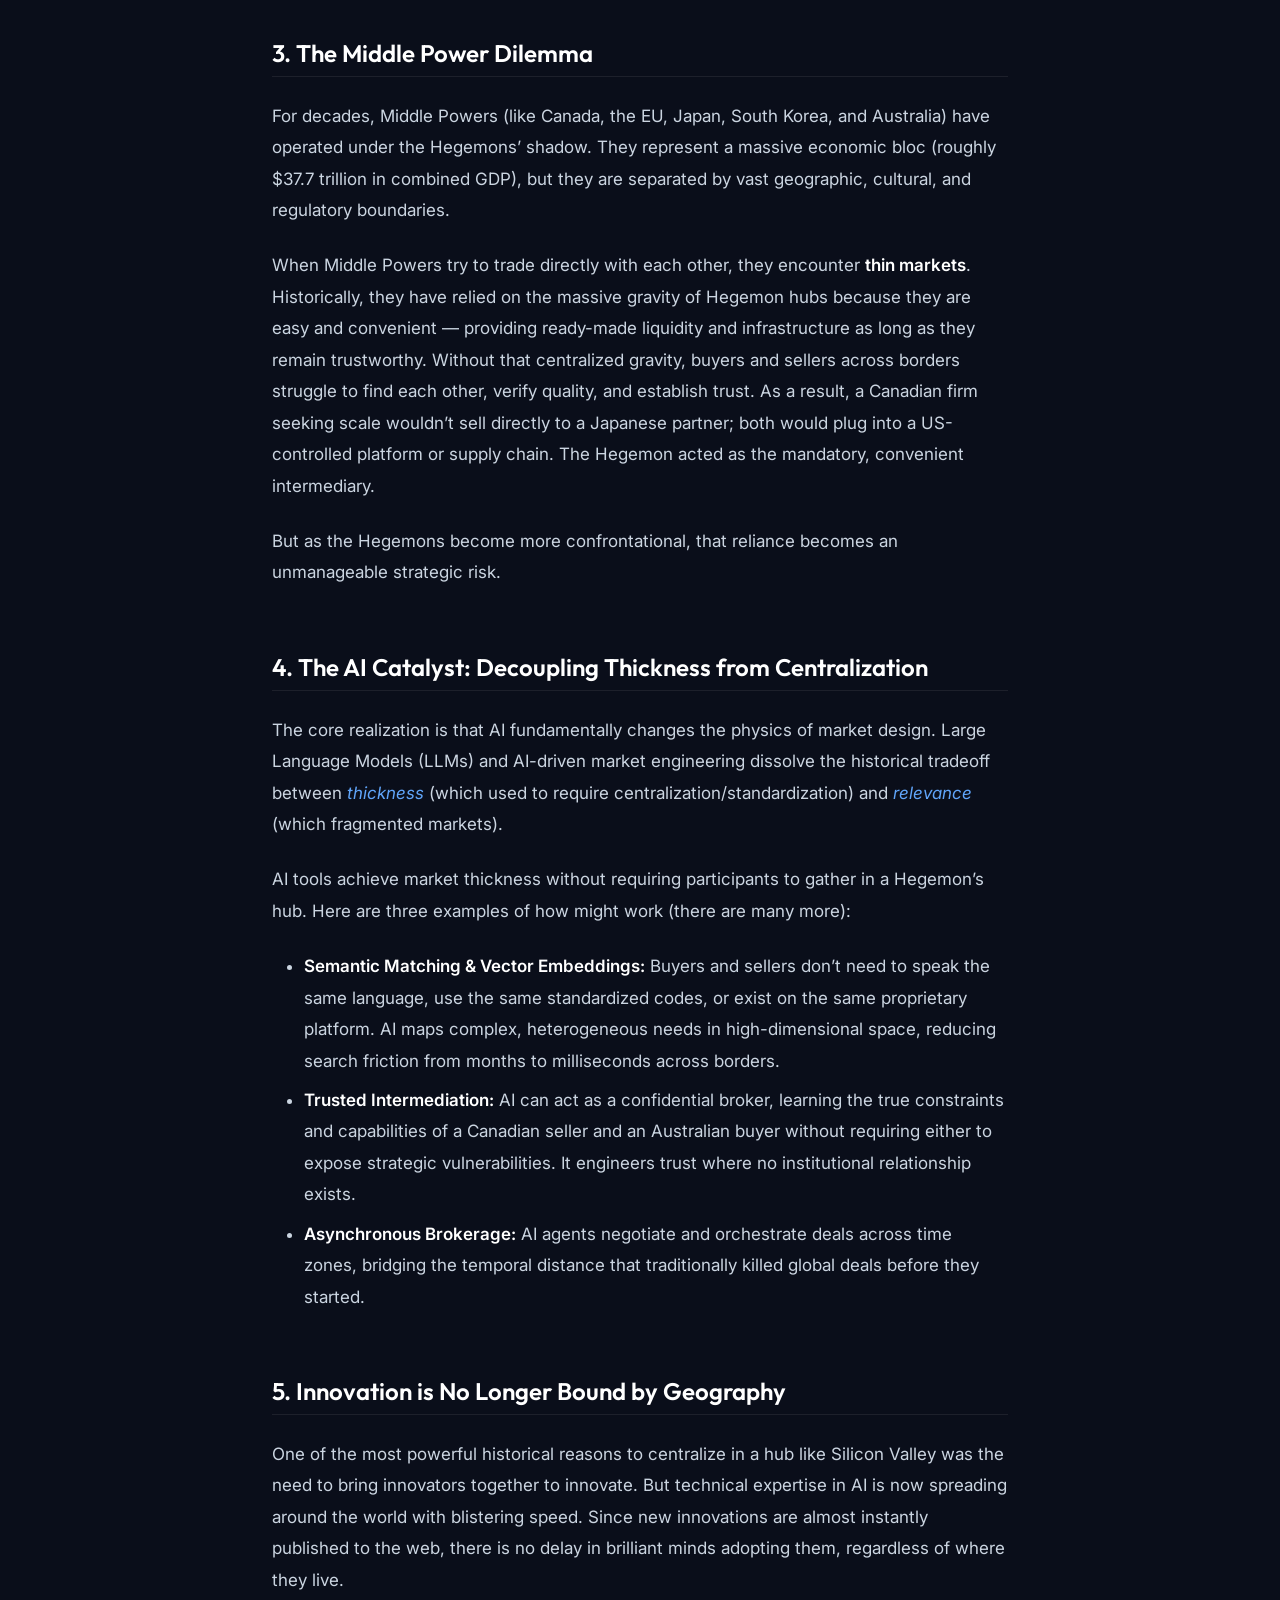
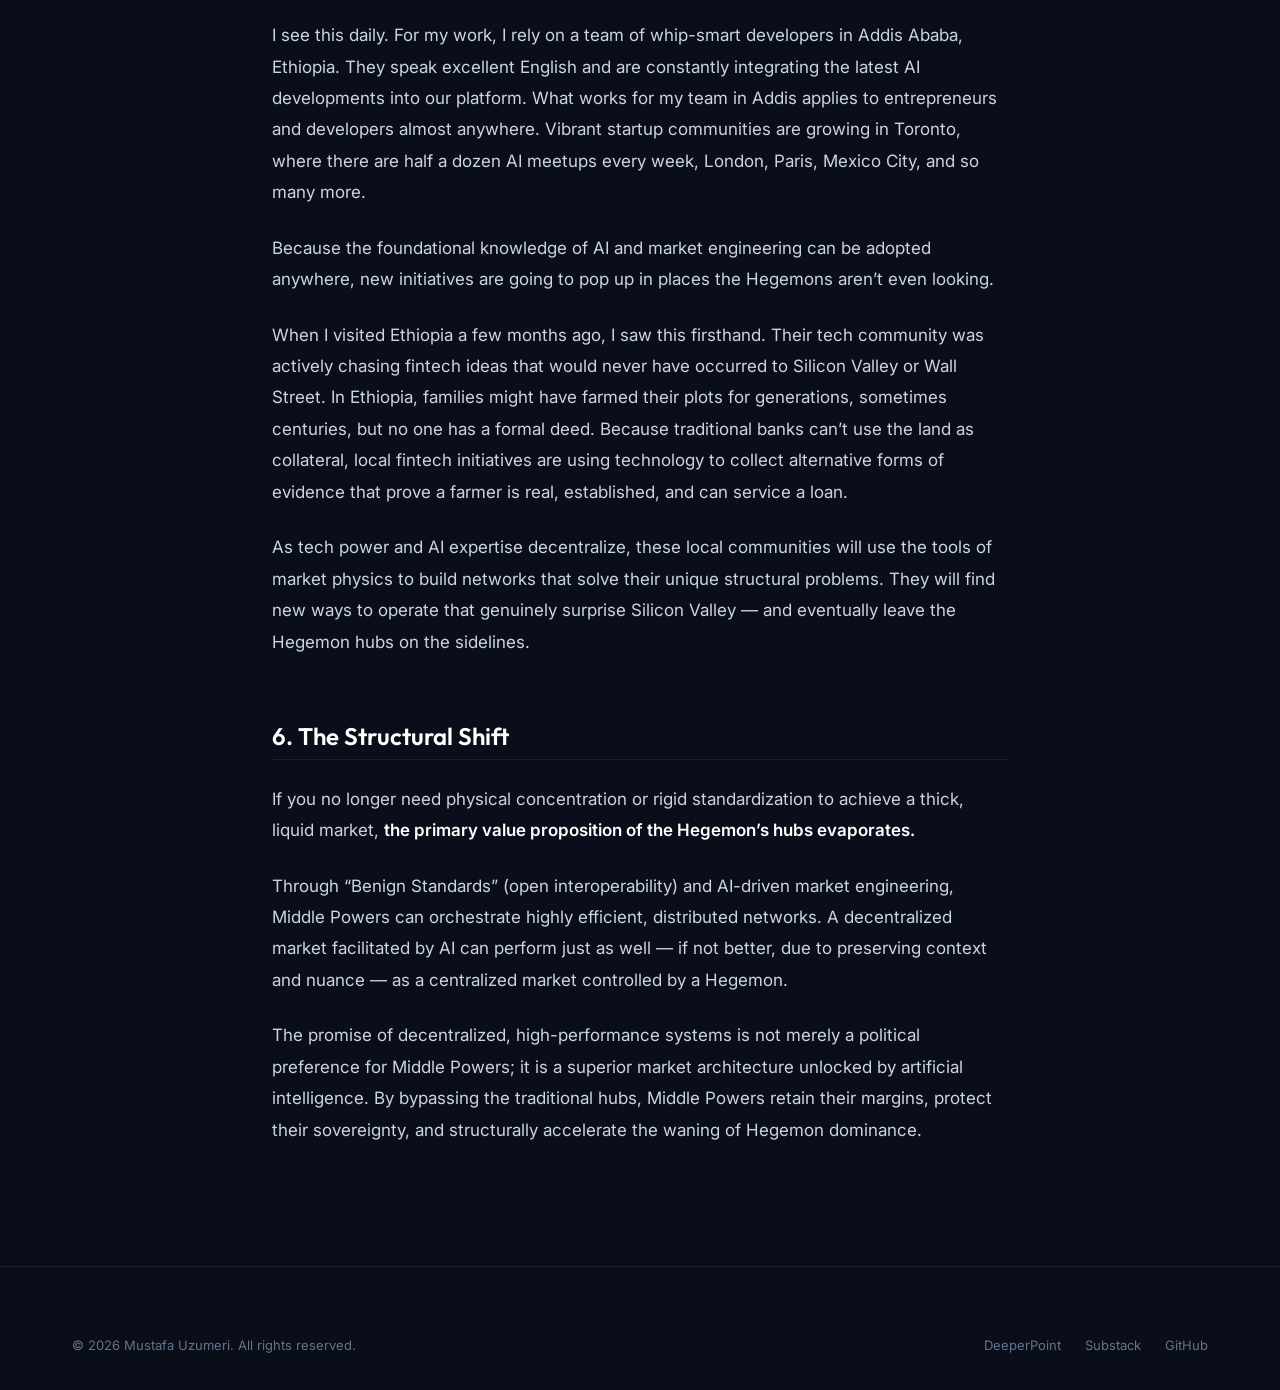
<file: blog/hegemons-middle-powers-ai.html>
<!-- Copyright (c) 2026 Mustafa Uzumeri. All rights reserved. -->
<!DOCTYPE html>
<html lang="en">

<head>
  <meta charset="UTF-8">
  <meta name="viewport" content="width=device-width, initial-scale=1.0">
  <title>The End of the Center: How AI Market Engineering Empowers Middle Powers — Vic Uzumeri</title>
  <meta name="description" content="An exploration of how AI-driven market engineering allows decentralized networks of Middle Powers to bypass the centralized hubs of traditional Hegemons.">

  <!-- Open Graph -->
  <meta property="og:type" content="article">
  <meta property="og:title" content="The End of the Center: How AI Market Engineering Empowers Middle Powers">
  <meta property="og:description" content="An exploration of how AI-driven market engineering allows decentralized networks of Middle Powers to bypass the centralized hubs of traditional Hegemons.">
  <meta property="og:url" content="https://uzumeri.com/blog/hegemons-middle-powers-ai.html">
  <meta property="og:site_name" content="Vic Uzumeri">

  <!-- Twitter Card -->
  <meta name="twitter:card" content="summary">
  <meta name="twitter:title" content="The End of the Center: How AI Market Engineering Empowers Middle Powers">
  <meta name="twitter:description" content="An exploration of how AI-driven market engineering allows decentralized networks of Middle Powers to bypass the centralized hubs of traditional Hegemons.">

  <link rel="preconnect" href="https://fonts.googleapis.com">
  <link rel="preconnect" href="https://fonts.gstatic.com" crossorigin>
  <link
    href="https://fonts.googleapis.com/css2?family=Inter:wght@400;500;600;700&family=Outfit:wght@500;600;700&display=swap"
    rel="stylesheet">
  <link rel="stylesheet" href="../styles.css">
  <link rel="alternate" type="application/rss+xml" title="Vic Uzumeri — Articles" href="https://uzumeri.com/blog/feed.xml">
</head>

<body>

  <!-- Animated Background -->
  <div class="bg-mesh" aria-hidden="true">
    <div class="bg-mesh__orb bg-mesh__orb--1"></div>
    <div class="bg-mesh__orb bg-mesh__orb--2"></div>
    <div class="bg-mesh__orb bg-mesh__orb--3"></div>
  </div>

  <!-- Navigation -->
  <nav class="nav" id="nav">
    <div class="nav__inner">
      <a href="../index.html" class="nav__logo">Vic<span>Uzumeri</span></a>
      <button class="nav__toggle" id="nav-toggle" aria-label="Toggle navigation" aria-expanded="false">
        <span class="nav__toggle-bar"></span>
        <span class="nav__toggle-bar"></span>
        <span class="nav__toggle-bar"></span>
      </button>
      <ul class="nav__links">
        <li><a href="../index.html" class="nav__link">Home</a></li>
        <li><a href="../history.html" class="nav__link">History</a></li>
        <li><a href="../blog/index.html" class="nav__link nav__link--active">Blog</a></li>
      </ul>
    </div>
  </nav>

  <section class="section" id="blog-post" style="padding-top: calc(var(--space-4xl) + 60px);">
    <div class="container container--narrow">
      <div class="reveal">
        <a href="index.html" class="blog-back">&larr; All Posts</a>
        <div class="blog-meta">
          <time datetime="2026-03-18">March 18, 2026</time>
          <span class="blog-meta__sep">&middot;</span>
          <span>6 min read</span>
        </div>
        <h1 class="blog-post__title">The End of the Center: How AI Market Engineering Empowers Middle Powers</h1>
        <div class="blog-meta" style="margin-bottom: var(--space-2xl);">
          <span class="blog-tag">strategy</span><span class="blog-tag">ai</span><span class="blog-tag">trade</span><span class="blog-tag">technology</span>
        </div>
      </div>
      <article class="blog-post">
        <p>I have been observing a profound structural shift in global market physics. As the traditional global &ldquo;Hegemons&rdquo; (the US and China) become more problematic, many other countries are working to create an alliance of &ldquo;Middle Powers&rdquo; around issues like defense, trade, health, and climate. </p>
<p>When I look at the Hegemons, I see the effect of decades of centralization. The center of knowledge and capability has coalesced around very specific locations and institutions: Wall Street for finance, the US Department of Defense for security, Silicon Valley for IT tech, and Shenzhen for manufacturing. </p>
<p>As US leadership erodes and Chinese manufacturing dominance becomes more threatening, I expect to see a concerted effort by Middle Powers to build secondary centers of activity — or better yet, an altogether more decentralized network.</p>
<p>My perspective on this comes from an unexpected angle. Most of my professional history has been spent working on systems theory, and recently, I&rsquo;ve been heavily focused on applying artificial intelligence to solve the problems of &ldquo;thin markets.&rdquo; Through an initiative called DeeperPoint, I&rsquo;ve been studying how AI can engineer viable marketplaces even when participants are scattered, volume is low, and trust is fragile. </p>
<p>What this hands-on work with AI and market engineering has shown me is that we are approaching a structural tipping point. DeeperPoint is proving that it is entirely possible to build high-performance, decentralized market mechanisms that don&rsquo;t require the massive, centralized hubs that the Hegemons have historically controlled. Whether Middle Powers build these networks with DeeperPoint or completely different initiatives doesn&rsquo;t matter; the physics of market design have fundamentally changed, and because I now know it is possible, I am convinced it will happen sooner rather than later.</p>
<p>That shift creates a structural reason — the promise of decentralized, high-performance systems — why Hegemon power may begin to wane at an accelerating rate. </p>
<p>Here is why that shift is not only possible, but highly probable based on the physics of market design.</p>
<hr />
<h2 id="1-the-historical-necessity-of-the-hegemons-centers">1. The Historical Necessity of the Hegemon&rsquo;s Centers</h2>
<p>To understand why Hegemons lose power, we must understand why they gained it. Historically, markets faced overwhelming friction: geographic distance, temporal distance, search opacity, and trust deficits. </p>
<p>Before AI, there was only one reliable way to overcome these &ldquo;thin market&rdquo; challenges: <strong>Standardization and Geographic Concentration</strong>.</p>
<ul>
<li><strong>Geographic Concentration:</strong> If you bring everyone to the same physical or virtual location governed by the same rules, you collapse distance and search friction. Centralization has been the centerpiece of pre-IT market design for centuries: the &ldquo;gold street&rdquo; in Istanbul&rsquo;s Kapali Carsi, the Centro de Abastos in Mexico City, or the ubiquitous districts in older cities totally devoted to one type of product (auto parts, home lighting, pumps and motors). The Hegemon&rsquo;s dominant centers — Wall Street, Silicon Valley, Shenzhen — are the direct descendants of this phenomenon, scaled to a global level. They are massive, engineered solutions to coordination problems.</li>
<li><strong>Standardization:</strong> To make markets liquid, early engineers forced participants to standardise. You threw away nuance and complexity (turning unique companies into standard ticker symbols, or unique supply chains into standard shipping containers) to achieve transactional thickness.</li>
</ul>
<p>Hegemons built these centers. Because the centers provided the only thick, liquid markets, the rest of the world had to participate on the Hegemon&rsquo;s terms, paying their &ldquo;gatekeeper taxes&rdquo; and adopting their proprietary &ldquo;Powerplay Standards.&rdquo;</p>
<h2 id="2-the-american-blind-spot-and-the-maga-miscalculation">2. The American Blind Spot and the MAGA Miscalculation</h2>
<p>Because they built these global centers, the centralization instinct remains stubbornly strong within the United States. Much of the concept of &ldquo;American Exceptionalism&rdquo; actually rests on this centralization blind spot — the assumption that the world <em>must</em> come to American financial, technological, and security hubs because there are no viable alternatives. </p>
<p>This assumption is especially pervasive with President Trump and the MAGA movement. This blind spot is beginning to cause real damage because it gives them a rationale for a highly confrontational approach to foreign policy. They believe the US is so big and its market gravity so absolute that they don&rsquo;t need to care what their friends, neighbors, and allies think. They treat alliances transactionally because they assume the rest of the world has nowhere else to go.</p>
<p>China is a different story. China clearly has manufacturing dominance that it uses as a ruthless power play, but Beijing seems to understand the limitations of that gravity much better than Washington does. China is actively engineering massive infrastructure (like the Belt and Road Initiative) to physically and digitally wire the Global South to its centers. They understand that leverage requires constant engineering and connection, not just demands for loyalty.</p>
<p>But the structural reality remains the same for both Hegemons: they are psychologically and structurally committed to the gravity of their centralized hubs. They are missing the reality that Middle Powers are actively seeking alternatives, and through AI, they will soon no longer <em>need</em> to come to them.</p>
<h2 id="3-the-middle-power-dilemma">3. The Middle Power Dilemma</h2>
<p>For decades, Middle Powers (like Canada, the EU, Japan, South Korea, and Australia) have operated under the Hegemons&rsquo; shadow. They represent a massive economic bloc (roughly $37.7 trillion in combined GDP), but they are separated by vast geographic, cultural, and regulatory boundaries. </p>
<p>When Middle Powers try to trade directly with each other, they encounter <strong>thin markets</strong>. Historically, they have relied on the massive gravity of Hegemon hubs because they are easy and convenient — providing ready-made liquidity and infrastructure as long as they remain trustworthy. Without that centralized gravity, buyers and sellers across borders struggle to find each other, verify quality, and establish trust. As a result, a Canadian firm seeking scale wouldn&rsquo;t sell directly to a Japanese partner; both would plug into a US-controlled platform or supply chain. The Hegemon acted as the mandatory, convenient intermediary. </p>
<p>But as the Hegemons become more confrontational, that reliance becomes an unmanageable strategic risk. </p>
<h2 id="4-the-ai-catalyst-decoupling-thickness-from-centralization">4. The AI Catalyst: Decoupling Thickness from Centralization</h2>
<p>The core realization is that AI fundamentally changes the physics of market design. Large Language Models (LLMs) and AI-driven market engineering dissolve the historical tradeoff between <em>thickness</em> (which used to require centralization/standardization) and <em>relevance</em> (which fragmented markets).</p>
<p>AI tools achieve market thickness without requiring participants to gather in a Hegemon&rsquo;s hub. Here are three examples of how might work (there are many more):</p>
<ul>
<li><strong>Semantic Matching &amp; Vector Embeddings:</strong> Buyers and sellers don&rsquo;t need to speak the same language, use the same standardized codes, or exist on the same proprietary platform. AI maps complex, heterogeneous needs in high-dimensional space, reducing search friction from months to milliseconds across borders.</li>
<li><strong>Trusted Intermediation:</strong> AI can act as a confidential broker, learning the true constraints and capabilities of a Canadian seller and an Australian buyer without requiring either to expose strategic vulnerabilities. It engineers trust where no institutional relationship exists.</li>
<li><strong>Asynchronous Brokerage:</strong> AI agents negotiate and orchestrate deals across time zones, bridging the temporal distance that traditionally killed global deals before they started.</li>
</ul>
<h2 id="5-innovation-is-no-longer-bound-by-geography">5. Innovation is No Longer Bound by Geography</h2>
<p>One of the most powerful historical reasons to centralize in a hub like Silicon Valley was the need to bring innovators together to innovate. But technical expertise in AI is now spreading around the world with blistering speed. Since new innovations are almost instantly published to the web, there is no delay in brilliant minds adopting them, regardless of where they live.</p>
<p>I see this daily. For my work, I rely on a team of whip-smart developers in Addis Ababa, Ethiopia. They speak excellent English and are constantly integrating the latest AI developments into our platform. What works for my team in Addis applies to entrepreneurs and developers almost anywhere. Vibrant startup communities are growing in Toronto, where there are half a dozen AI meetups every week, London, Paris, Mexico City, and so many more.</p>
<p>Because the foundational knowledge of AI and market engineering can be adopted anywhere, new initiatives are going to pop up in places the Hegemons aren&rsquo;t even looking. </p>
<p>When I visited Ethiopia a few months ago, I saw this firsthand. Their tech community was actively chasing fintech ideas that would never have occurred to Silicon Valley or Wall Street. In Ethiopia, families might have farmed their plots for generations, sometimes centuries, but no one has a formal deed. Because traditional banks can&rsquo;t use the land as collateral, local fintech initiatives are using technology to collect alternative forms of evidence that prove a farmer is real, established, and can service a loan. </p>
<p>As tech power and AI expertise decentralize, these local communities will use the tools of market physics to build networks that solve their unique structural problems. They will find new ways to operate that genuinely surprise Silicon Valley — and eventually leave the Hegemon hubs on the sidelines.</p>
<h2 id="6-the-structural-shift">6. The Structural Shift</h2>
<p>If you no longer need physical concentration or rigid standardization to achieve a thick, liquid market, <strong>the primary value proposition of the Hegemon&rsquo;s hubs evaporates.</strong> </p>
<p>Through &ldquo;Benign Standards&rdquo; (open interoperability) and AI-driven market engineering, Middle Powers can orchestrate highly efficient, distributed networks. A decentralized market facilitated by AI can perform just as well — if not better, due to preserving context and nuance — as a centralized market controlled by a Hegemon. </p>
<p>The promise of decentralized, high-performance systems is not merely a political preference for Middle Powers; it is a superior market architecture unlocked by artificial intelligence. By bypassing the traditional hubs, Middle Powers retain their margins, protect their sovereignty, and structurally accelerate the waning of Hegemon dominance.</p>
      </article>
    </div>
  </section>

  <!-- Footer -->
  <footer class="footer">
    <div class="container">
      <div class="footer__inner">
        <div class="footer__copyright">
          &copy; 2026 Mustafa Uzumeri. All rights reserved.
        </div>
        <ul class="footer__links">
          <li><a href="https://deeperpoint.com" class="footer__link" target="_blank" rel="noopener">DeeperPoint</a></li>
          <li><a href="https://uzumeri.substack.com" class="footer__link" target="_blank" rel="noopener">Substack</a></li>
          <li><a href="https://github.com/uzumeri" class="footer__link" target="_blank" rel="noopener">GitHub</a></li>
        </ul>
      </div>
    </div>
  </footer>

  <script src="../reveal.js"></script>
  <script src="../nav-mobile.js"></script>
</body>

</html>
</file>
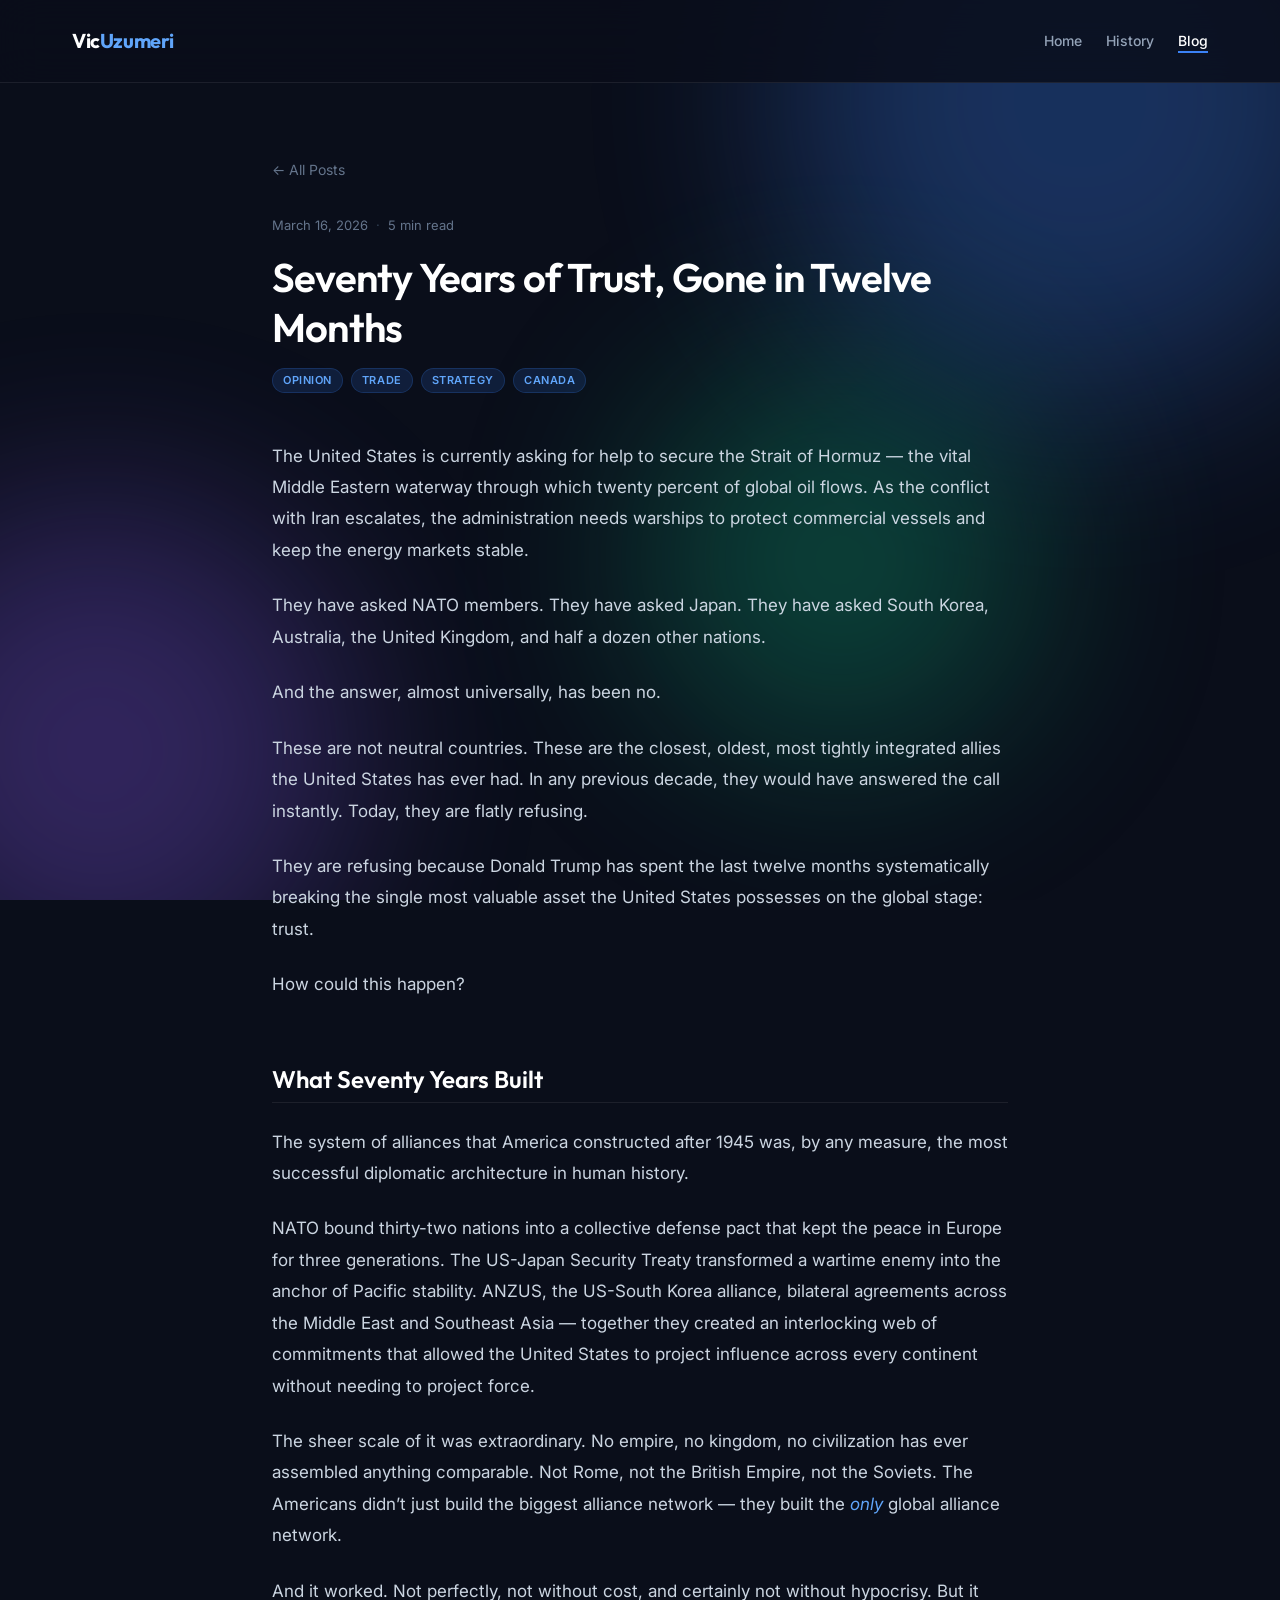
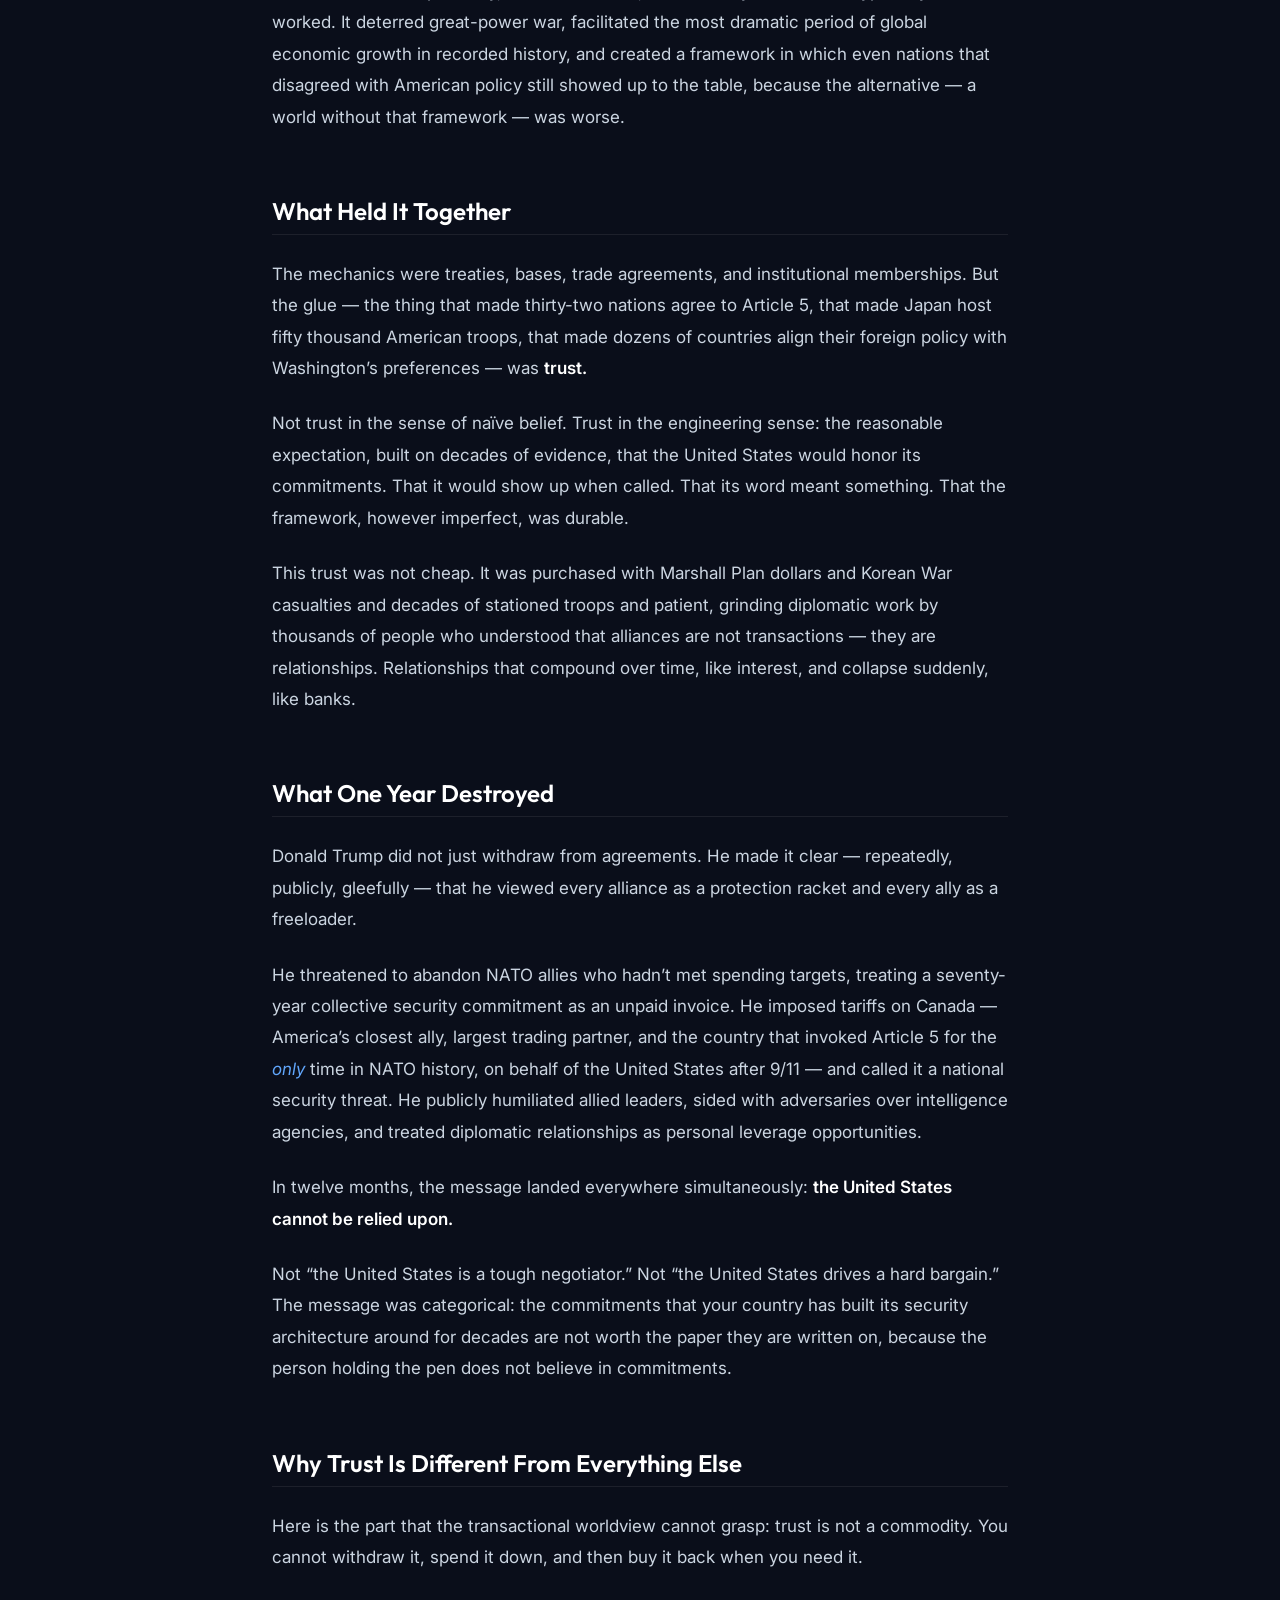
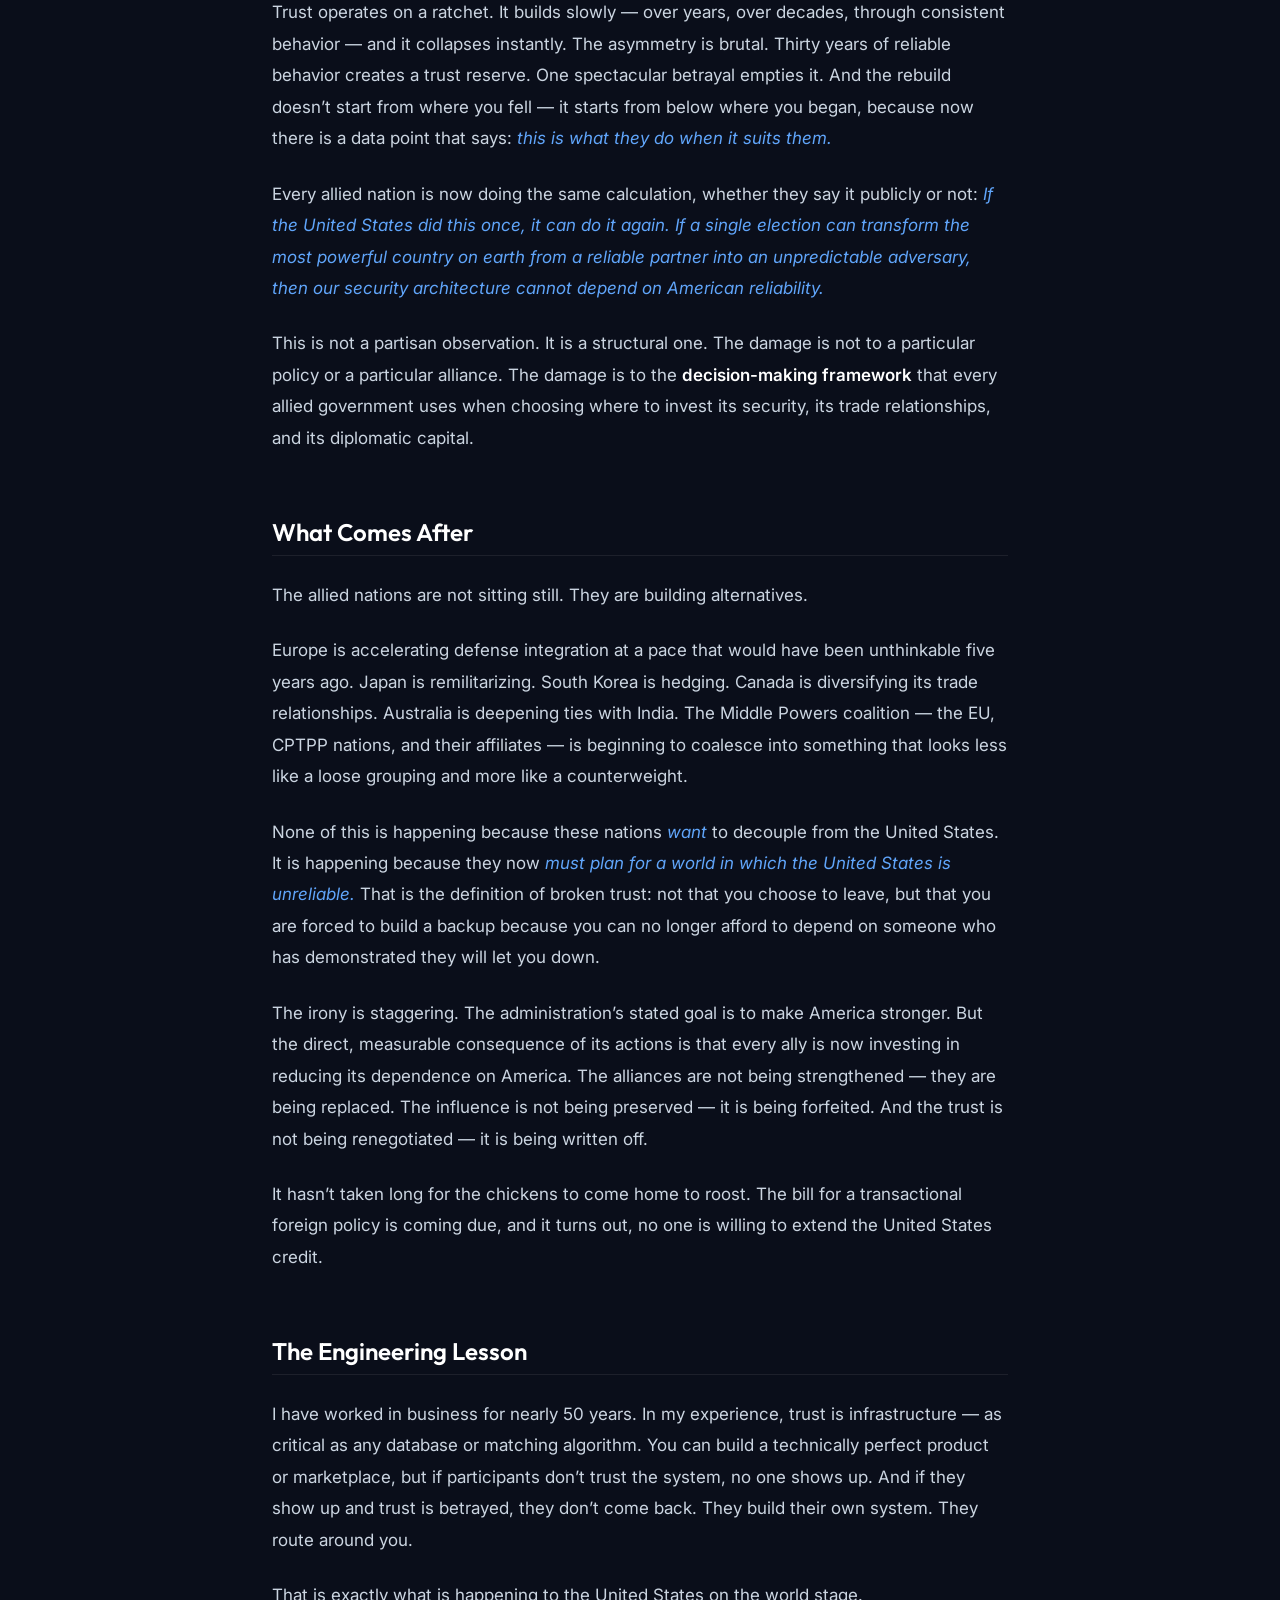
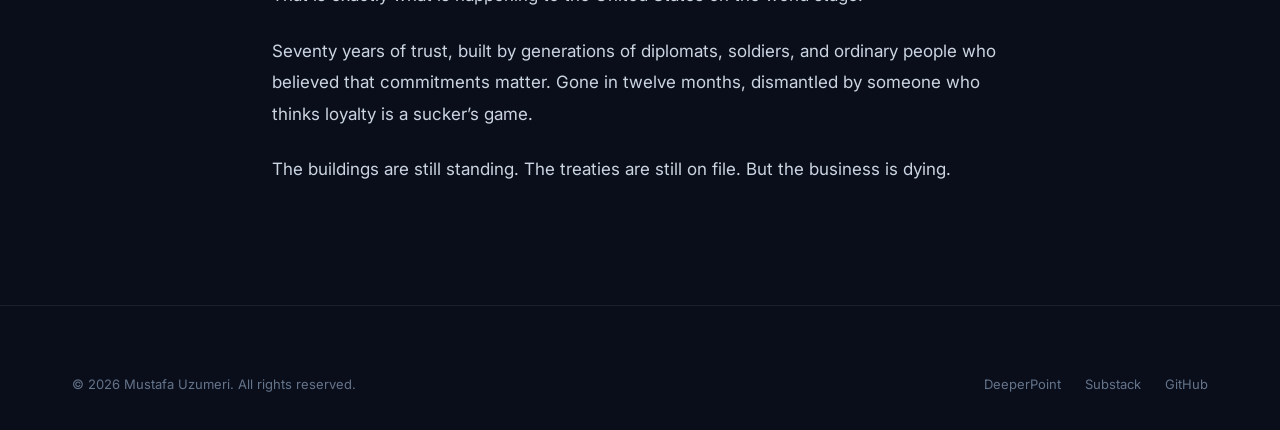
<file: blog/seventy-years-of-trust.html>
<!-- Copyright (c) 2026 Mustafa Uzumeri. All rights reserved. -->
<!DOCTYPE html>
<html lang="en">

<head>
  <meta charset="UTF-8">
  <meta name="viewport" content="width=device-width, initial-scale=1.0">
  <title>Seventy Years of Trust, Gone in Twelve Months — Vic Uzumeri</title>
  <meta name="description" content="The United States spent seventy years building the most powerful alliance network in human history. Donald Trump has dismantled it in one year — and the real damage isn't to treaties, it's to trust.">

  <!-- Open Graph -->
  <meta property="og:type" content="article">
  <meta property="og:title" content="Seventy Years of Trust, Gone in Twelve Months">
  <meta property="og:description" content="The United States spent seventy years building the most powerful alliance network in human history. Donald Trump has dismantled it in one year — and the real damage isn't to treaties, it's to trust.">
  <meta property="og:url" content="https://uzumeri.com/blog/seventy-years-of-trust.html">
  <meta property="og:site_name" content="Vic Uzumeri">

  <!-- Twitter Card -->
  <meta name="twitter:card" content="summary">
  <meta name="twitter:title" content="Seventy Years of Trust, Gone in Twelve Months">
  <meta name="twitter:description" content="The United States spent seventy years building the most powerful alliance network in human history. Donald Trump has dismantled it in one year — and the real damage isn't to treaties, it's to trust.">

  <link rel="preconnect" href="https://fonts.googleapis.com">
  <link rel="preconnect" href="https://fonts.gstatic.com" crossorigin>
  <link
    href="https://fonts.googleapis.com/css2?family=Inter:wght@400;500;600;700&family=Outfit:wght@500;600;700&display=swap"
    rel="stylesheet">
  <link rel="stylesheet" href="../styles.css">
  <link rel="alternate" type="application/rss+xml" title="Vic Uzumeri — Articles" href="https://uzumeri.com/blog/feed.xml">
</head>

<body>

  <!-- Animated Background -->
  <div class="bg-mesh" aria-hidden="true">
    <div class="bg-mesh__orb bg-mesh__orb--1"></div>
    <div class="bg-mesh__orb bg-mesh__orb--2"></div>
    <div class="bg-mesh__orb bg-mesh__orb--3"></div>
  </div>

  <!-- Navigation -->
  <nav class="nav" id="nav">
    <div class="nav__inner">
      <a href="../index.html" class="nav__logo">Vic<span>Uzumeri</span></a>
      <button class="nav__toggle" id="nav-toggle" aria-label="Toggle navigation" aria-expanded="false">
        <span class="nav__toggle-bar"></span>
        <span class="nav__toggle-bar"></span>
        <span class="nav__toggle-bar"></span>
      </button>
      <ul class="nav__links">
        <li><a href="../index.html" class="nav__link">Home</a></li>
        <li><a href="../history.html" class="nav__link">History</a></li>
        <li><a href="../blog/index.html" class="nav__link nav__link--active">Blog</a></li>
      </ul>
    </div>
  </nav>

  <section class="section" id="blog-post" style="padding-top: calc(var(--space-4xl) + 60px);">
    <div class="container container--narrow">
      <div class="reveal">
        <a href="index.html" class="blog-back">&larr; All Posts</a>
        <div class="blog-meta">
          <time datetime="2026-03-16">March 16, 2026</time>
          <span class="blog-meta__sep">&middot;</span>
          <span>5 min read</span>
        </div>
        <h1 class="blog-post__title">Seventy Years of Trust, Gone in Twelve Months</h1>
        <div class="blog-meta" style="margin-bottom: var(--space-2xl);">
          <span class="blog-tag">opinion</span><span class="blog-tag">trade</span><span class="blog-tag">strategy</span><span class="blog-tag">canada</span>
        </div>
      </div>
      <article class="blog-post">
        <p>The United States is currently asking for help to secure the Strait of Hormuz — the vital Middle Eastern waterway through which twenty percent of global oil flows. As the conflict with Iran escalates, the administration needs warships to protect commercial vessels and keep the energy markets stable.</p>
<p>They have asked NATO members. They have asked Japan. They have asked South Korea, Australia, the United Kingdom, and half a dozen other nations. </p>
<p>And the answer, almost universally, has been no. </p>
<p>These are not neutral countries. These are the closest, oldest, most tightly integrated allies the United States has ever had. In any previous decade, they would have answered the call instantly. Today, they are flatly refusing.</p>
<p>They are refusing because Donald Trump has spent the last twelve months systematically breaking the single most valuable asset the United States possesses on the global stage: trust.</p>
<p>How could this happen?</p>
<h2 id="what-seventy-years-built">What Seventy Years Built</h2>
<p>The system of alliances that America constructed after 1945 was, by any measure, the most successful diplomatic architecture in human history.</p>
<p>NATO bound thirty-two nations into a collective defense pact that kept the peace in Europe for three generations. The US-Japan Security Treaty transformed a wartime enemy into the anchor of Pacific stability. ANZUS, the US-South Korea alliance, bilateral agreements across the Middle East and Southeast Asia — together they created an interlocking web of commitments that allowed the United States to project influence across every continent without needing to project force.</p>
<p>The sheer scale of it was extraordinary. No empire, no kingdom, no civilization has ever assembled anything comparable. Not Rome, not the British Empire, not the Soviets. The Americans didn&rsquo;t just build the biggest alliance network — they built the <em>only</em> global alliance network.</p>
<p>And it worked. Not perfectly, not without cost, and certainly not without hypocrisy. But it worked. It deterred great-power war, facilitated the most dramatic period of global economic growth in recorded history, and created a framework in which even nations that disagreed with American policy still showed up to the table, because the alternative — a world without that framework — was worse.</p>
<h2 id="what-held-it-together">What Held It Together</h2>
<p>The mechanics were treaties, bases, trade agreements, and institutional memberships. But the glue — the thing that made thirty-two nations agree to Article 5, that made Japan host fifty thousand American troops, that made dozens of countries align their foreign policy with Washington&rsquo;s preferences — was <strong>trust.</strong></p>
<p>Not trust in the sense of naïve belief. Trust in the engineering sense: the reasonable expectation, built on decades of evidence, that the United States would honor its commitments. That it would show up when called. That its word meant something. That the framework, however imperfect, was durable.</p>
<p>This trust was not cheap. It was purchased with Marshall Plan dollars and Korean War casualties and decades of stationed troops and patient, grinding diplomatic work by thousands of people who understood that alliances are not transactions — they are relationships. Relationships that compound over time, like interest, and collapse suddenly, like banks.</p>
<h2 id="what-one-year-destroyed">What One Year Destroyed</h2>
<p>Donald Trump did not just withdraw from agreements. He made it clear — repeatedly, publicly, gleefully — that he viewed every alliance as a protection racket and every ally as a freeloader.</p>
<p>He threatened to abandon NATO allies who hadn&rsquo;t met spending targets, treating a seventy-year collective security commitment as an unpaid invoice. He imposed tariffs on Canada — America&rsquo;s closest ally, largest trading partner, and the country that invoked Article 5 for the <em>only</em> time in NATO history, on behalf of the United States after 9/11 — and called it a national security threat. He publicly humiliated allied leaders, sided with adversaries over intelligence agencies, and treated diplomatic relationships as personal leverage opportunities.</p>
<p>In twelve months, the message landed everywhere simultaneously: <strong>the United States cannot be relied upon.</strong></p>
<p>Not &ldquo;the United States is a tough negotiator.&rdquo; Not &ldquo;the United States drives a hard bargain.&rdquo; The message was categorical: the commitments that your country has built its security architecture around for decades are not worth the paper they are written on, because the person holding the pen does not believe in commitments.</p>
<h2 id="why-trust-is-different-from-everything-else">Why Trust Is Different From Everything Else</h2>
<p>Here is the part that the transactional worldview cannot grasp: trust is not a commodity. You cannot withdraw it, spend it down, and then buy it back when you need it.</p>
<p>Trust operates on a ratchet. It builds slowly — over years, over decades, through consistent behavior — and it collapses instantly. The asymmetry is brutal. Thirty years of reliable behavior creates a trust reserve. One spectacular betrayal empties it. And the rebuild doesn&rsquo;t start from where you fell — it starts from below where you began, because now there is a data point that says: <em>this is what they do when it suits them.</em></p>
<p>Every allied nation is now doing the same calculation, whether they say it publicly or not: <em>If the United States did this once, it can do it again. If a single election can transform the most powerful country on earth from a reliable partner into an unpredictable adversary, then our security architecture cannot depend on American reliability.</em></p>
<p>This is not a partisan observation. It is a structural one. The damage is not to a particular policy or a particular alliance. The damage is to the <strong>decision-making framework</strong> that every allied government uses when choosing where to invest its security, its trade relationships, and its diplomatic capital.</p>
<h2 id="what-comes-after">What Comes After</h2>
<p>The allied nations are not sitting still. They are building alternatives.</p>
<p>Europe is accelerating defense integration at a pace that would have been unthinkable five years ago. Japan is remilitarizing. South Korea is hedging. Canada is diversifying its trade relationships. Australia is deepening ties with India. The Middle Powers coalition — the EU, CPTPP nations, and their affiliates — is beginning to coalesce into something that looks less like a loose grouping and more like a counterweight.</p>
<p>None of this is happening because these nations <em>want</em> to decouple from the United States. It is happening because they now <em>must plan for a world in which the United States is unreliable.</em> That is the definition of broken trust: not that you choose to leave, but that you are forced to build a backup because you can no longer afford to depend on someone who has demonstrated they will let you down.</p>
<p>The irony is staggering. The administration&rsquo;s stated goal is to make America stronger. But the direct, measurable consequence of its actions is that every ally is now investing in reducing its dependence on America. The alliances are not being strengthened — they are being replaced. The influence is not being preserved — it is being forfeited. And the trust is not being renegotiated — it is being written off.</p>
<p>It hasn&rsquo;t taken long for the chickens to come home to roost. The bill for a transactional foreign policy is coming due, and it turns out, no one is willing to extend the United States credit.</p>
<h2 id="the-engineering-lesson">The Engineering Lesson</h2>
<p>I have worked in business for nearly 50 years. In my experience, trust is infrastructure — as critical as any database or matching algorithm. You can build a technically perfect product or marketplace, but if participants don&rsquo;t trust the system, no one shows up. And if they show up and trust is betrayed, they don&rsquo;t come back. They build their own system. They route around you.</p>
<p>That is exactly what is happening to the United States on the world stage.</p>
<p>Seventy years of trust, built by generations of diplomats, soldiers, and ordinary people who believed that commitments matter. Gone in twelve months, dismantled by someone who thinks loyalty is a sucker&rsquo;s game.</p>
<p>The buildings are still standing. The treaties are still on file. But the business is dying.</p>
      </article>
    </div>
  </section>

  <!-- Footer -->
  <footer class="footer">
    <div class="container">
      <div class="footer__inner">
        <div class="footer__copyright">
          &copy; 2026 Mustafa Uzumeri. All rights reserved.
        </div>
        <ul class="footer__links">
          <li><a href="https://deeperpoint.com" class="footer__link" target="_blank" rel="noopener">DeeperPoint</a></li>
          <li><a href="https://uzumeri.substack.com" class="footer__link" target="_blank" rel="noopener">Substack</a></li>
          <li><a href="https://github.com/uzumeri" class="footer__link" target="_blank" rel="noopener">GitHub</a></li>
        </ul>
      </div>
    </div>
  </footer>

  <script src="../reveal.js"></script>
  <script src="../nav-mobile.js"></script>
</body>

</html>
</file>
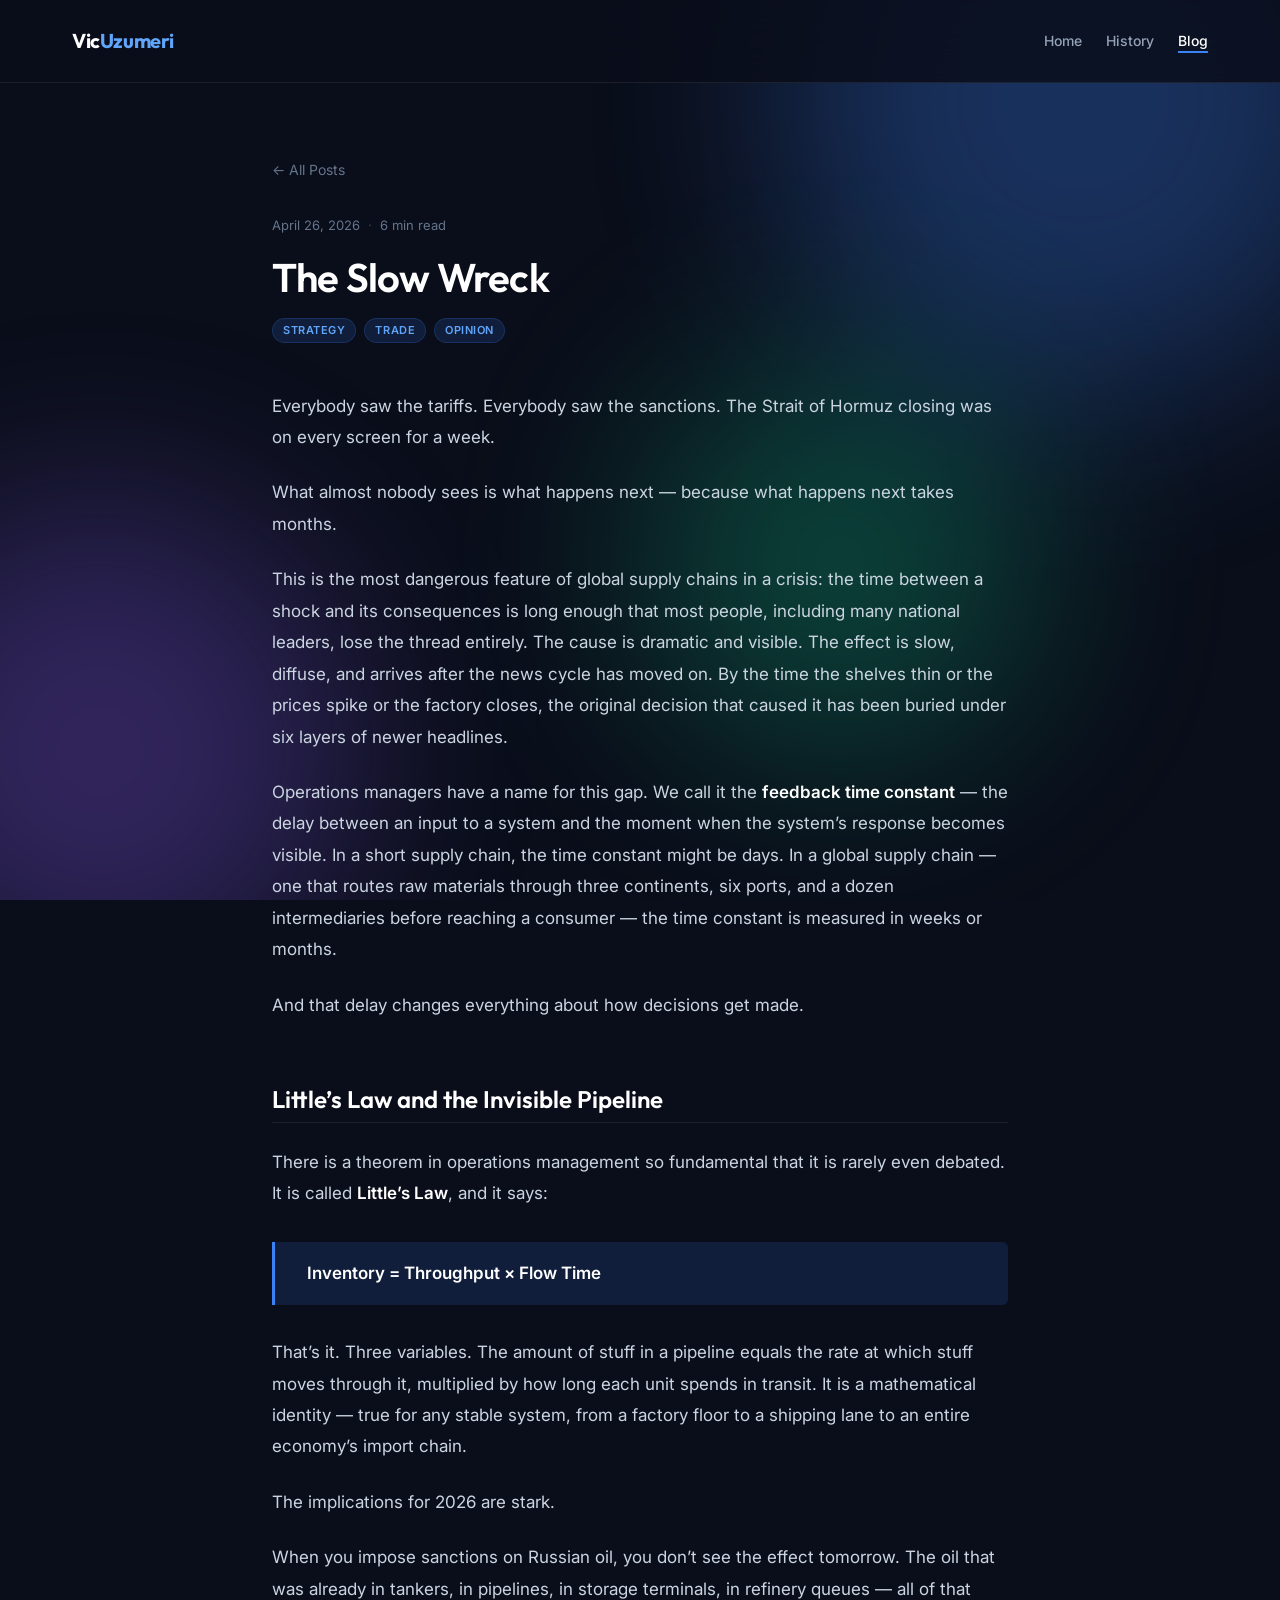
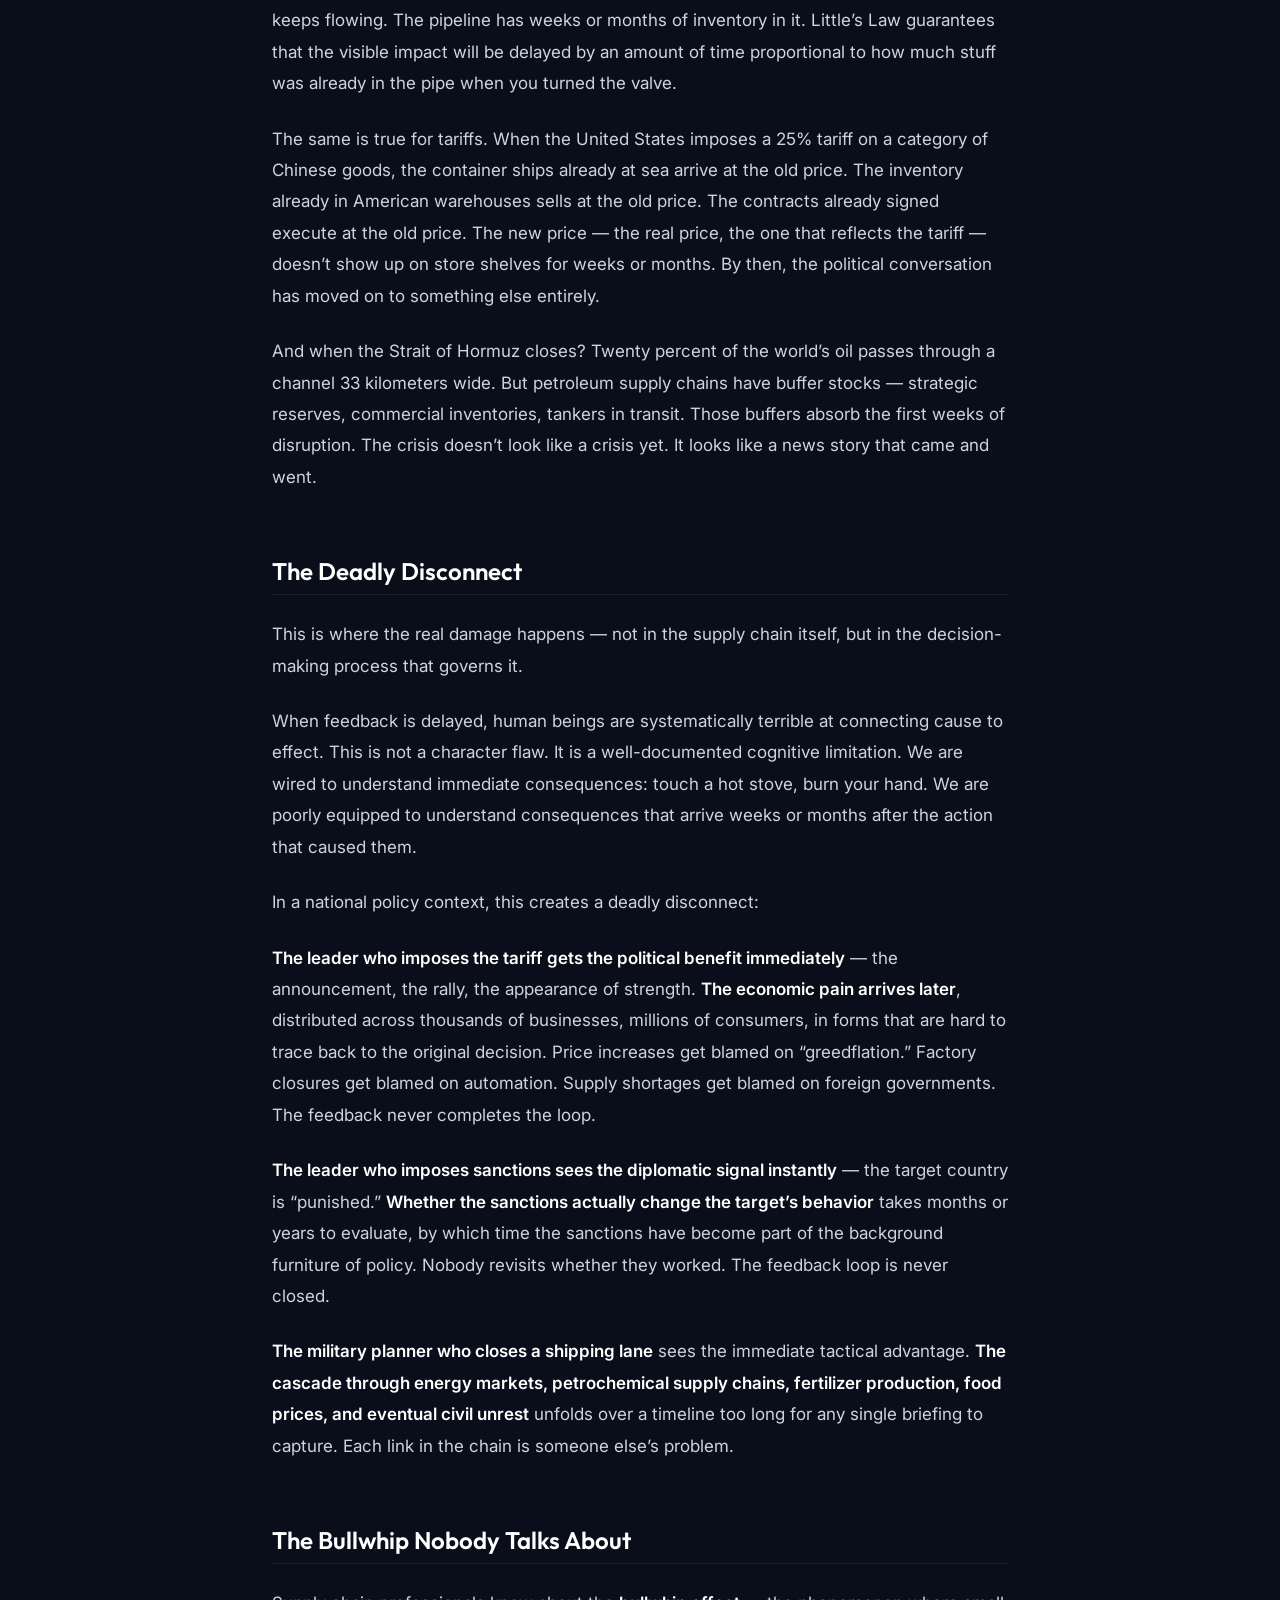
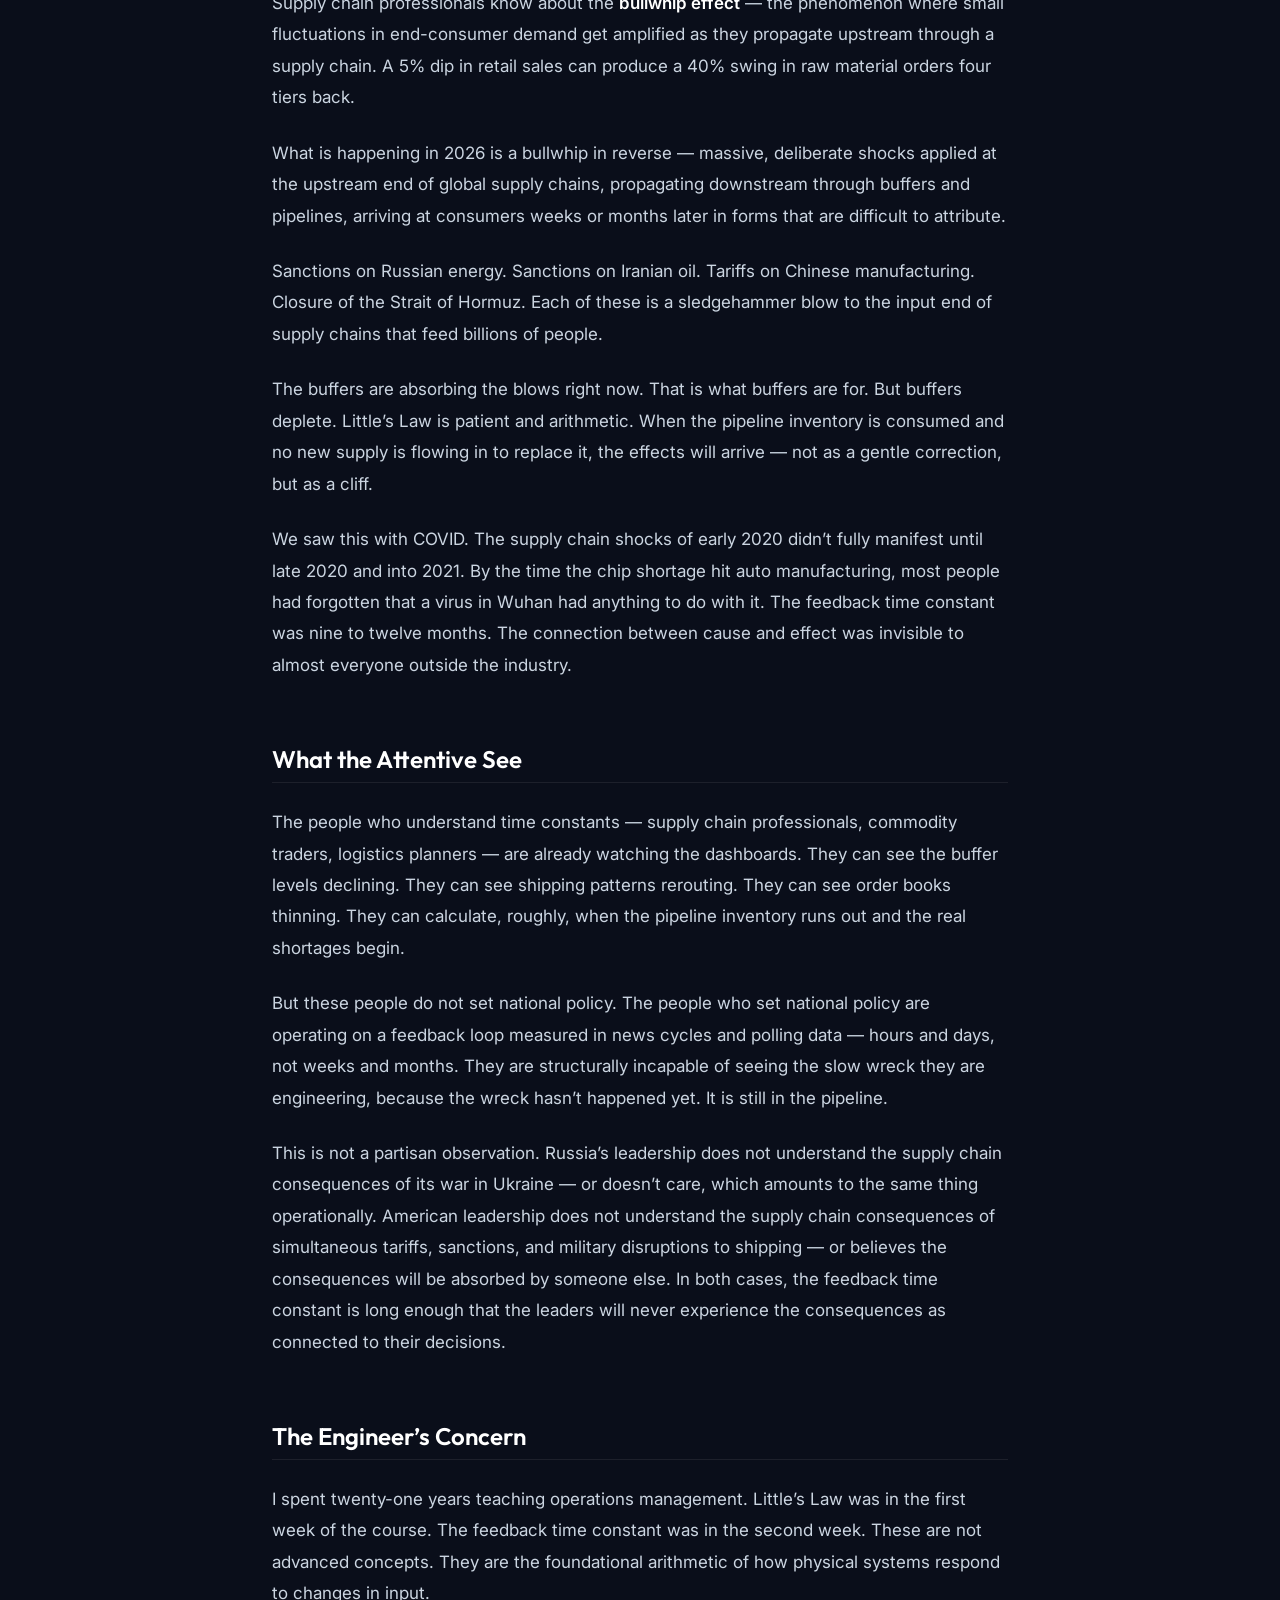
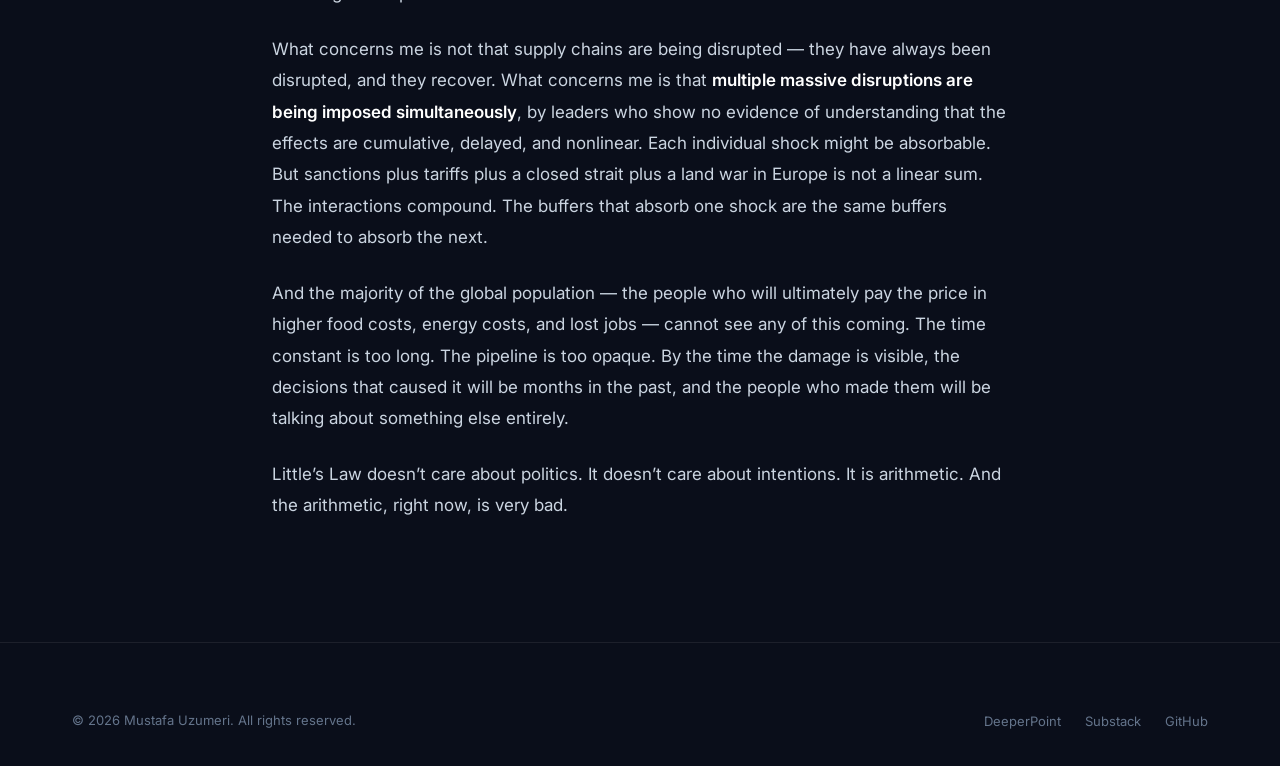
<file: blog/the-slow-wreck.html>
<!-- Copyright (c) 2026 Mustafa Uzumeri. All rights reserved. -->
<!DOCTYPE html>
<html lang="en">

<head>
  <meta charset="UTF-8">
  <meta name="viewport" content="width=device-width, initial-scale=1.0">
  <title>The Slow Wreck — Vic Uzumeri</title>
  <meta name="description" content="When feedback is delayed, the connection between cause and consequence disappears — and leaders keep making decisions as if the damage isn't real.">

  <!-- Open Graph -->
  <meta property="og:type" content="article">
  <meta property="og:title" content="The Slow Wreck">
  <meta property="og:description" content="When feedback is delayed, the connection between cause and consequence disappears — and leaders keep making decisions as if the damage isn't real.">
  <meta property="og:url" content="https://uzumeri.com/blog/the-slow-wreck.html">
  <meta property="og:site_name" content="Vic Uzumeri">

  <!-- Twitter Card -->
  <meta name="twitter:card" content="summary">
  <meta name="twitter:title" content="The Slow Wreck">
  <meta name="twitter:description" content="When feedback is delayed, the connection between cause and consequence disappears — and leaders keep making decisions as if the damage isn't real.">

  <link rel="preconnect" href="https://fonts.googleapis.com">
  <link rel="preconnect" href="https://fonts.gstatic.com" crossorigin>
  <link
    href="https://fonts.googleapis.com/css2?family=Inter:wght@400;500;600;700&family=Outfit:wght@500;600;700&display=swap"
    rel="stylesheet">
  <link rel="stylesheet" href="../styles.css">
  <link rel="alternate" type="application/rss+xml" title="Vic Uzumeri — Articles" href="https://uzumeri.com/blog/feed.xml">
</head>

<body>

  <!-- Animated Background -->
  <div class="bg-mesh" aria-hidden="true">
    <div class="bg-mesh__orb bg-mesh__orb--1"></div>
    <div class="bg-mesh__orb bg-mesh__orb--2"></div>
    <div class="bg-mesh__orb bg-mesh__orb--3"></div>
  </div>

  <!-- Navigation -->
  <nav class="nav" id="nav">
    <div class="nav__inner">
      <a href="../index.html" class="nav__logo">Vic<span>Uzumeri</span></a>
      <button class="nav__toggle" id="nav-toggle" aria-label="Toggle navigation" aria-expanded="false">
        <span class="nav__toggle-bar"></span>
        <span class="nav__toggle-bar"></span>
        <span class="nav__toggle-bar"></span>
      </button>
      <ul class="nav__links">
        <li><a href="../index.html" class="nav__link">Home</a></li>
        <li><a href="../history.html" class="nav__link">History</a></li>
        <li><a href="../blog/index.html" class="nav__link nav__link--active">Blog</a></li>
      </ul>
    </div>
  </nav>

  <section class="section" id="blog-post" style="padding-top: calc(var(--space-4xl) + 60px);">
    <div class="container container--narrow">
      <div class="reveal">
        <a href="index.html" class="blog-back">&larr; All Posts</a>
        <div class="blog-meta">
          <time datetime="2026-04-26">April 26, 2026</time>
          <span class="blog-meta__sep">&middot;</span>
          <span>6 min read</span>
        </div>
        <h1 class="blog-post__title">The Slow Wreck</h1>
        <div class="blog-meta" style="margin-bottom: var(--space-2xl);">
          <span class="blog-tag">strategy</span><span class="blog-tag">trade</span><span class="blog-tag">opinion</span>
        </div>
      </div>
      <article class="blog-post">
        <p>Everybody saw the tariffs. Everybody saw the sanctions. The Strait of Hormuz closing was on every screen for a week.</p>
<p>What almost nobody sees is what happens next — because what happens next takes months.</p>
<p>This is the most dangerous feature of global supply chains in a crisis: the time between a shock and its consequences is long enough that most people, including many national leaders, lose the thread entirely. The cause is dramatic and visible. The effect is slow, diffuse, and arrives after the news cycle has moved on. By the time the shelves thin or the prices spike or the factory closes, the original decision that caused it has been buried under six layers of newer headlines.</p>
<p>Operations managers have a name for this gap. We call it the <strong>feedback time constant</strong> — the delay between an input to a system and the moment when the system&rsquo;s response becomes visible. In a short supply chain, the time constant might be days. In a global supply chain — one that routes raw materials through three continents, six ports, and a dozen intermediaries before reaching a consumer — the time constant is measured in weeks or months.</p>
<p>And that delay changes everything about how decisions get made.</p>
<h2 id="littles-law-and-the-invisible-pipeline">Little&rsquo;s Law and the Invisible Pipeline</h2>
<p>There is a theorem in operations management so fundamental that it is rarely even debated. It is called <strong>Little&rsquo;s Law</strong>, and it says:</p>
<blockquote>
<p><strong>Inventory = Throughput × Flow Time</strong></p>
</blockquote>
<p>That&rsquo;s it. Three variables. The amount of stuff in a pipeline equals the rate at which stuff moves through it, multiplied by how long each unit spends in transit. It is a mathematical identity — true for any stable system, from a factory floor to a shipping lane to an entire economy&rsquo;s import chain.</p>
<p>The implications for 2026 are stark.</p>
<p>When you impose sanctions on Russian oil, you don&rsquo;t see the effect tomorrow. The oil that was already in tankers, in pipelines, in storage terminals, in refinery queues — all of that keeps flowing. The pipeline has weeks or months of inventory in it. Little&rsquo;s Law guarantees that the visible impact will be delayed by an amount of time proportional to how much stuff was already in the pipe when you turned the valve.</p>
<p>The same is true for tariffs. When the United States imposes a 25% tariff on a category of Chinese goods, the container ships already at sea arrive at the old price. The inventory already in American warehouses sells at the old price. The contracts already signed execute at the old price. The new price — the real price, the one that reflects the tariff — doesn&rsquo;t show up on store shelves for weeks or months. By then, the political conversation has moved on to something else entirely.</p>
<p>And when the Strait of Hormuz closes? Twenty percent of the world&rsquo;s oil passes through a channel 33 kilometers wide. But petroleum supply chains have buffer stocks — strategic reserves, commercial inventories, tankers in transit. Those buffers absorb the first weeks of disruption. The crisis doesn&rsquo;t look like a crisis yet. It looks like a news story that came and went.</p>
<h2 id="the-deadly-disconnect">The Deadly Disconnect</h2>
<p>This is where the real damage happens — not in the supply chain itself, but in the decision-making process that governs it.</p>
<p>When feedback is delayed, human beings are systematically terrible at connecting cause to effect. This is not a character flaw. It is a well-documented cognitive limitation. We are wired to understand immediate consequences: touch a hot stove, burn your hand. We are poorly equipped to understand consequences that arrive weeks or months after the action that caused them.</p>
<p>In a national policy context, this creates a deadly disconnect:</p>
<p><strong>The leader who imposes the tariff gets the political benefit immediately</strong> — the announcement, the rally, the appearance of strength. <strong>The economic pain arrives later</strong>, distributed across thousands of businesses, millions of consumers, in forms that are hard to trace back to the original decision. Price increases get blamed on &ldquo;greedflation.&rdquo; Factory closures get blamed on automation. Supply shortages get blamed on foreign governments. The feedback never completes the loop.</p>
<p><strong>The leader who imposes sanctions sees the diplomatic signal instantly</strong> — the target country is &ldquo;punished.&rdquo; <strong>Whether the sanctions actually change the target&rsquo;s behavior</strong> takes months or years to evaluate, by which time the sanctions have become part of the background furniture of policy. Nobody revisits whether they worked. The feedback loop is never closed.</p>
<p><strong>The military planner who closes a shipping lane</strong> sees the immediate tactical advantage. <strong>The cascade through energy markets, petrochemical supply chains, fertilizer production, food prices, and eventual civil unrest</strong> unfolds over a timeline too long for any single briefing to capture. Each link in the chain is someone else&rsquo;s problem.</p>
<h2 id="the-bullwhip-nobody-talks-about">The Bullwhip Nobody Talks About</h2>
<p>Supply chain professionals know about the <strong>bullwhip effect</strong> — the phenomenon where small fluctuations in end-consumer demand get amplified as they propagate upstream through a supply chain. A 5% dip in retail sales can produce a 40% swing in raw material orders four tiers back.</p>
<p>What is happening in 2026 is a bullwhip in reverse — massive, deliberate shocks applied at the upstream end of global supply chains, propagating downstream through buffers and pipelines, arriving at consumers weeks or months later in forms that are difficult to attribute.</p>
<p>Sanctions on Russian energy. Sanctions on Iranian oil. Tariffs on Chinese manufacturing. Closure of the Strait of Hormuz. Each of these is a sledgehammer blow to the input end of supply chains that feed billions of people.</p>
<p>The buffers are absorbing the blows right now. That is what buffers are for. But buffers deplete. Little&rsquo;s Law is patient and arithmetic. When the pipeline inventory is consumed and no new supply is flowing in to replace it, the effects will arrive — not as a gentle correction, but as a cliff.</p>
<p>We saw this with COVID. The supply chain shocks of early 2020 didn&rsquo;t fully manifest until late 2020 and into 2021. By the time the chip shortage hit auto manufacturing, most people had forgotten that a virus in Wuhan had anything to do with it. The feedback time constant was nine to twelve months. The connection between cause and effect was invisible to almost everyone outside the industry.</p>
<h2 id="what-the-attentive-see">What the Attentive See</h2>
<p>The people who understand time constants — supply chain professionals, commodity traders, logistics planners — are already watching the dashboards. They can see the buffer levels declining. They can see shipping patterns rerouting. They can see order books thinning. They can calculate, roughly, when the pipeline inventory runs out and the real shortages begin.</p>
<p>But these people do not set national policy. The people who set national policy are operating on a feedback loop measured in news cycles and polling data — hours and days, not weeks and months. They are structurally incapable of seeing the slow wreck they are engineering, because the wreck hasn&rsquo;t happened yet. It is still in the pipeline.</p>
<p>This is not a partisan observation. Russia&rsquo;s leadership does not understand the supply chain consequences of its war in Ukraine — or doesn&rsquo;t care, which amounts to the same thing operationally. American leadership does not understand the supply chain consequences of simultaneous tariffs, sanctions, and military disruptions to shipping — or believes the consequences will be absorbed by someone else. In both cases, the feedback time constant is long enough that the leaders will never experience the consequences as connected to their decisions.</p>
<h2 id="the-engineers-concern">The Engineer&rsquo;s Concern</h2>
<p>I spent twenty-one years teaching operations management. Little&rsquo;s Law was in the first week of the course. The feedback time constant was in the second week. These are not advanced concepts. They are the foundational arithmetic of how physical systems respond to changes in input.</p>
<p>What concerns me is not that supply chains are being disrupted — they have always been disrupted, and they recover. What concerns me is that <strong>multiple massive disruptions are being imposed simultaneously</strong>, by leaders who show no evidence of understanding that the effects are cumulative, delayed, and nonlinear. Each individual shock might be absorbable. But sanctions plus tariffs plus a closed strait plus a land war in Europe is not a linear sum. The interactions compound. The buffers that absorb one shock are the same buffers needed to absorb the next.</p>
<p>And the majority of the global population — the people who will ultimately pay the price in higher food costs, energy costs, and lost jobs — cannot see any of this coming. The time constant is too long. The pipeline is too opaque. By the time the damage is visible, the decisions that caused it will be months in the past, and the people who made them will be talking about something else entirely.</p>
<p>Little&rsquo;s Law doesn&rsquo;t care about politics. It doesn&rsquo;t care about intentions. It is arithmetic. And the arithmetic, right now, is very bad.</p>
      </article>
    </div>
  </section>

  <!-- Footer -->
  <footer class="footer">
    <div class="container">
      <div class="footer__inner">
        <div class="footer__copyright">
          &copy; 2026 Mustafa Uzumeri. All rights reserved.
        </div>
        <ul class="footer__links">
          <li><a href="https://deeperpoint.com" class="footer__link" target="_blank" rel="noopener">DeeperPoint</a></li>
          <li><a href="https://uzumeri.substack.com" class="footer__link" target="_blank" rel="noopener">Substack</a></li>
          <li><a href="https://github.com/uzumeri" class="footer__link" target="_blank" rel="noopener">GitHub</a></li>
        </ul>
      </div>
    </div>
  </footer>

  <script src="../reveal.js"></script>
  <script src="../nav-mobile.js"></script>
</body>

</html>
</file>
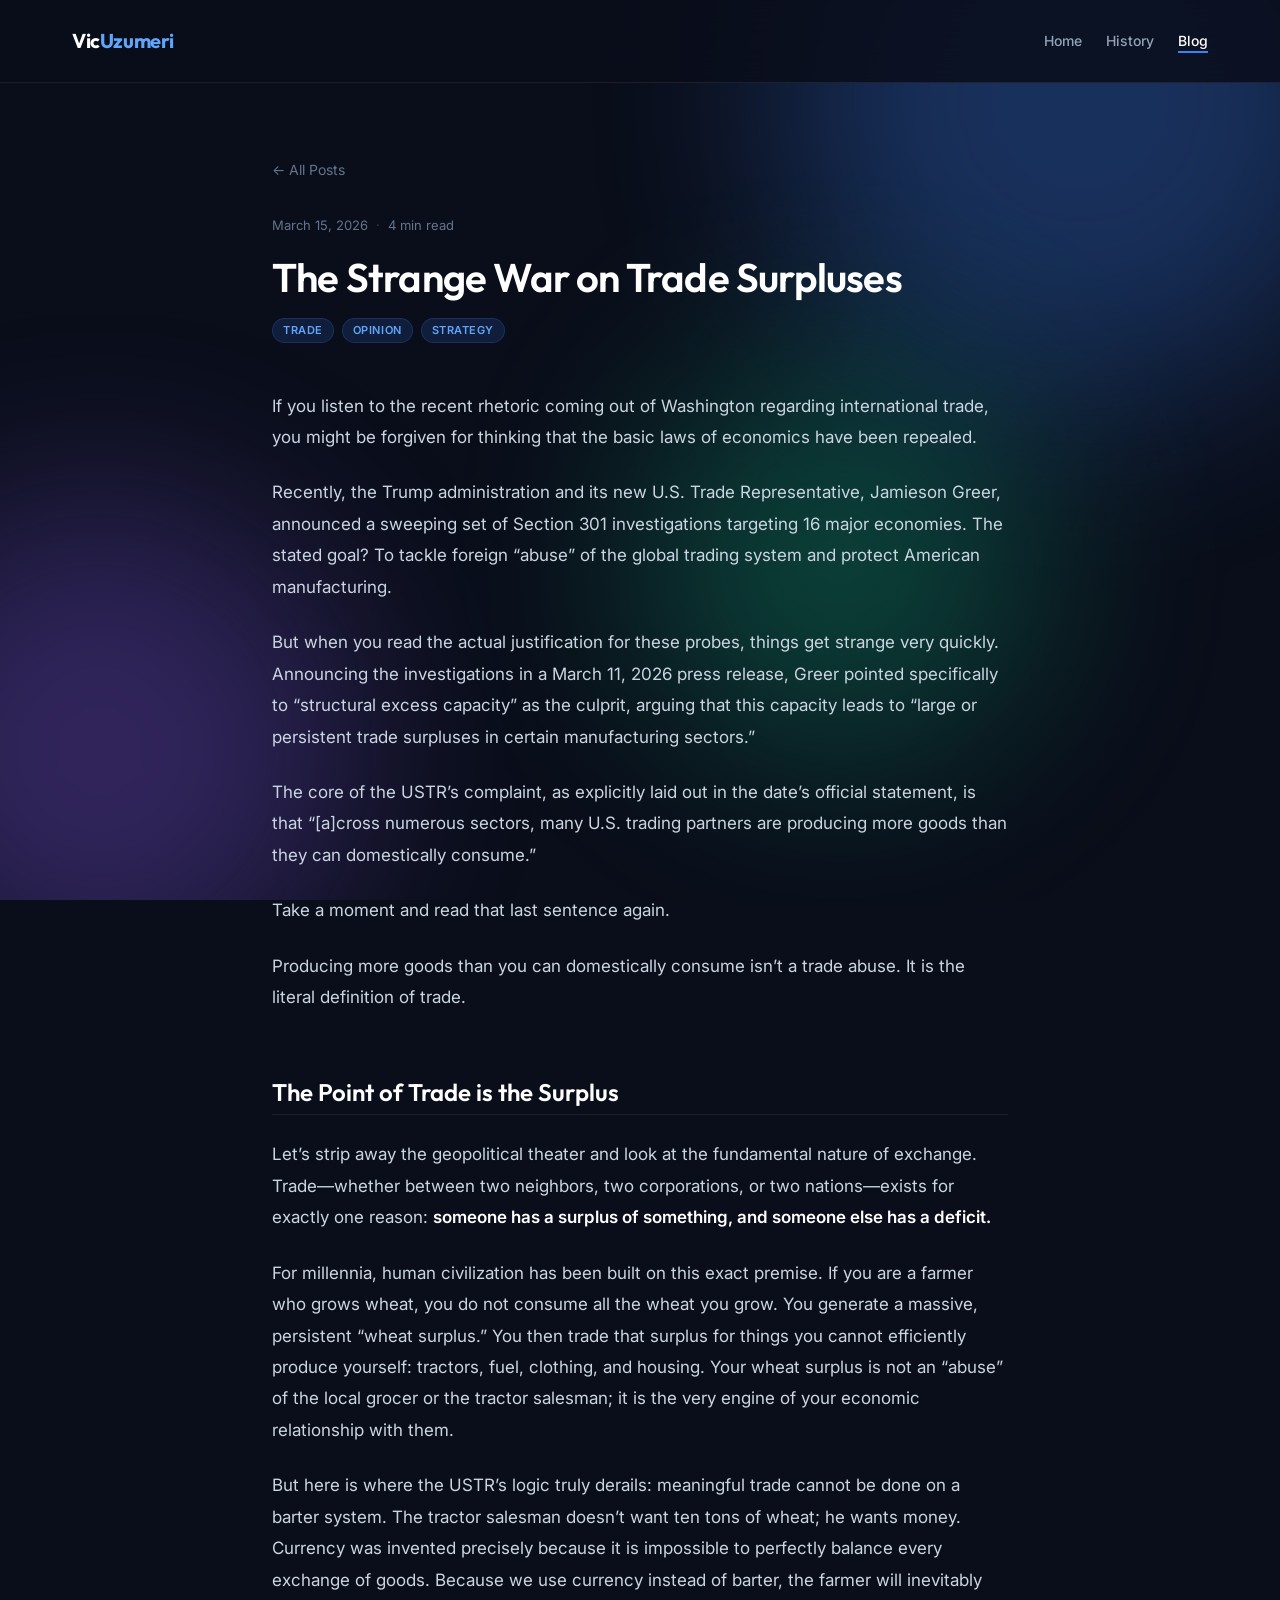
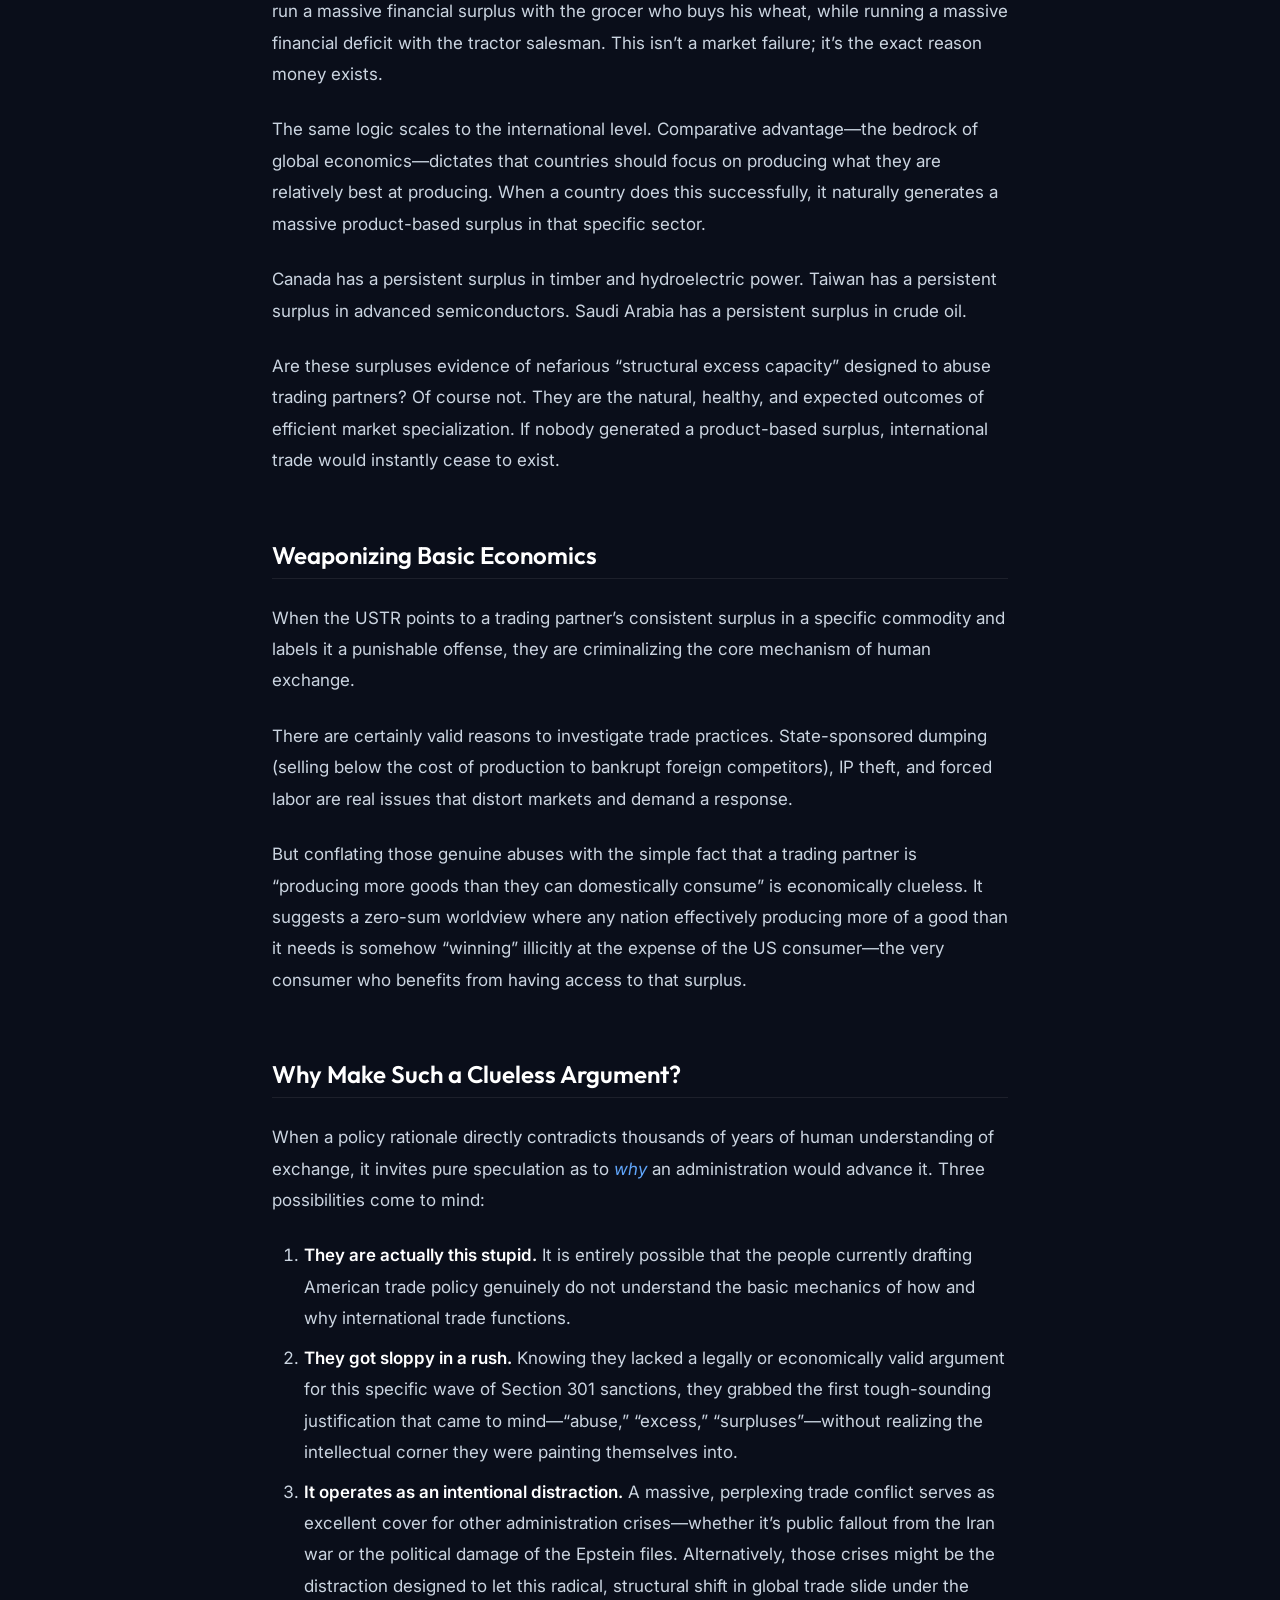
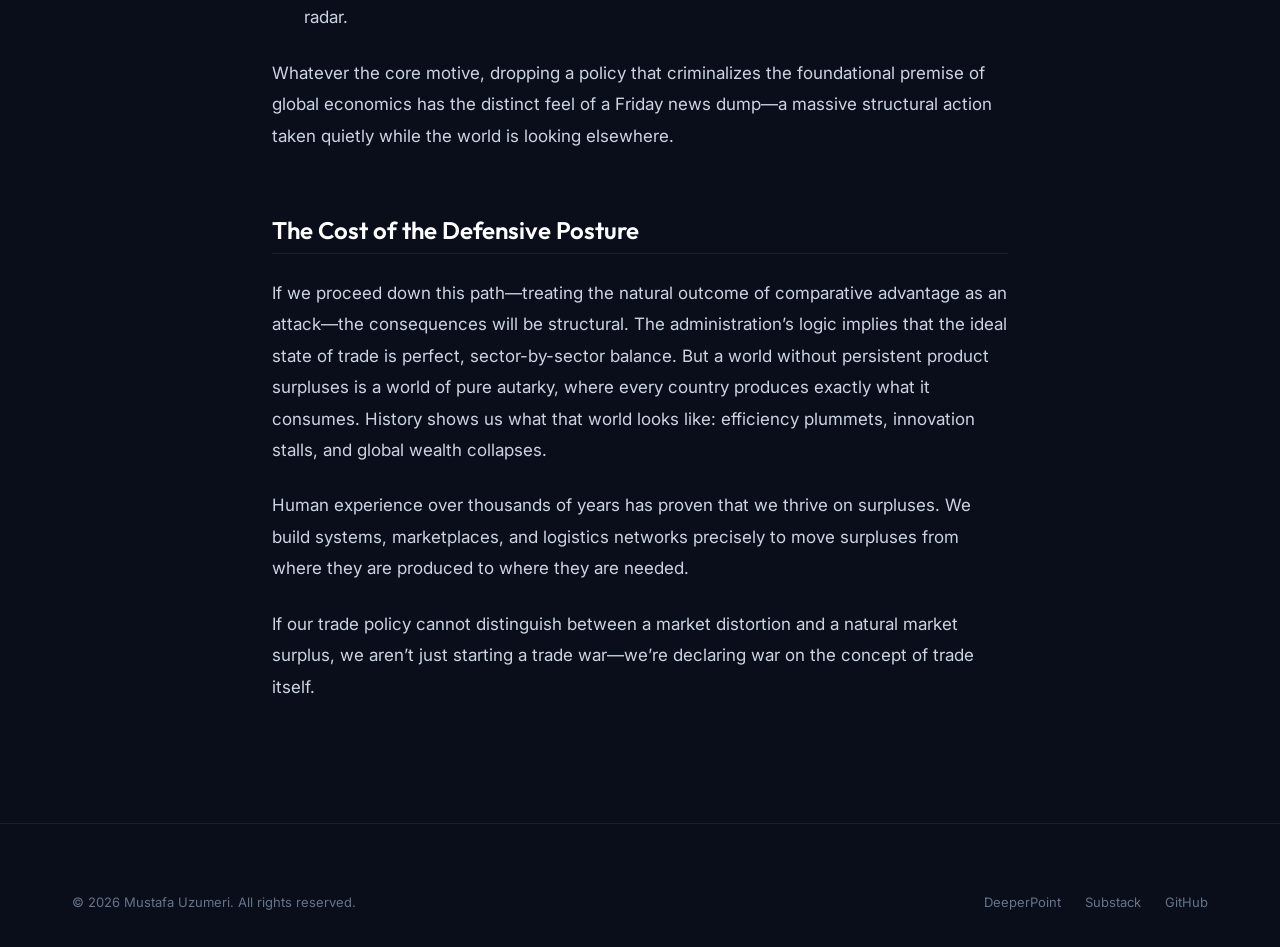
<file: blog/trade-surpluses.html>
<!-- Copyright (c) 2026 Mustafa Uzumeri. All rights reserved. -->
<!DOCTYPE html>
<html lang="en">

<head>
  <meta charset="UTF-8">
  <meta name="viewport" content="width=device-width, initial-scale=1.0">
  <title>The Strange War on Trade Surpluses — Vic Uzumeri</title>
  <meta name="description" content="The new U.S. trade policy treats product surpluses as market abuse, reflecting a fundamental misunderstanding of why trade has existed for thousands of years.">

  <!-- Open Graph -->
  <meta property="og:type" content="article">
  <meta property="og:title" content="The Strange War on Trade Surpluses">
  <meta property="og:description" content="The new U.S. trade policy treats product surpluses as market abuse, reflecting a fundamental misunderstanding of why trade has existed for thousands of years.">
  <meta property="og:url" content="https://uzumeri.com/blog/trade-surpluses.html">
  <meta property="og:site_name" content="Vic Uzumeri">

  <!-- Twitter Card -->
  <meta name="twitter:card" content="summary">
  <meta name="twitter:title" content="The Strange War on Trade Surpluses">
  <meta name="twitter:description" content="The new U.S. trade policy treats product surpluses as market abuse, reflecting a fundamental misunderstanding of why trade has existed for thousands of years.">

  <link rel="preconnect" href="https://fonts.googleapis.com">
  <link rel="preconnect" href="https://fonts.gstatic.com" crossorigin>
  <link
    href="https://fonts.googleapis.com/css2?family=Inter:wght@400;500;600;700&family=Outfit:wght@500;600;700&display=swap"
    rel="stylesheet">
  <link rel="stylesheet" href="../styles.css">
  <link rel="alternate" type="application/rss+xml" title="Vic Uzumeri — Articles" href="https://uzumeri.com/blog/feed.xml">
</head>

<body>

  <!-- Animated Background -->
  <div class="bg-mesh" aria-hidden="true">
    <div class="bg-mesh__orb bg-mesh__orb--1"></div>
    <div class="bg-mesh__orb bg-mesh__orb--2"></div>
    <div class="bg-mesh__orb bg-mesh__orb--3"></div>
  </div>

  <!-- Navigation -->
  <nav class="nav" id="nav">
    <div class="nav__inner">
      <a href="../index.html" class="nav__logo">Vic<span>Uzumeri</span></a>
      <button class="nav__toggle" id="nav-toggle" aria-label="Toggle navigation" aria-expanded="false">
        <span class="nav__toggle-bar"></span>
        <span class="nav__toggle-bar"></span>
        <span class="nav__toggle-bar"></span>
      </button>
      <ul class="nav__links">
        <li><a href="../index.html" class="nav__link">Home</a></li>
        <li><a href="../history.html" class="nav__link">History</a></li>
        <li><a href="../blog/index.html" class="nav__link nav__link--active">Blog</a></li>
      </ul>
    </div>
  </nav>

  <section class="section" id="blog-post" style="padding-top: calc(var(--space-4xl) + 60px);">
    <div class="container container--narrow">
      <div class="reveal">
        <a href="index.html" class="blog-back">&larr; All Posts</a>
        <div class="blog-meta">
          <time datetime="2026-03-15">March 15, 2026</time>
          <span class="blog-meta__sep">&middot;</span>
          <span>4 min read</span>
        </div>
        <h1 class="blog-post__title">The Strange War on Trade Surpluses</h1>
        <div class="blog-meta" style="margin-bottom: var(--space-2xl);">
          <span class="blog-tag">trade</span><span class="blog-tag">opinion</span><span class="blog-tag">strategy</span>
        </div>
      </div>
      <article class="blog-post">
        <p>If you listen to the recent rhetoric coming out of Washington regarding international trade, you might be forgiven for thinking that the basic laws of economics have been repealed.</p>
<p>Recently, the Trump administration and its new U.S. Trade Representative, Jamieson Greer, announced a sweeping set of Section 301 investigations targeting 16 major economies. The stated goal? To tackle foreign &ldquo;abuse&rdquo; of the global trading system and protect American manufacturing.</p>
<p>But when you read the actual justification for these probes, things get strange very quickly. Announcing the investigations in a March 11, 2026 press release, Greer pointed specifically to &ldquo;structural excess capacity&rdquo; as the culprit, arguing that this capacity leads to &ldquo;large or persistent trade surpluses in certain manufacturing sectors.&rdquo;</p>
<p>The core of the USTR&rsquo;s complaint, as explicitly laid out in the date&rsquo;s official statement, is that &ldquo;[a]cross numerous sectors, many U.S. trading partners are producing more goods than they can domestically consume.&rdquo;</p>
<p>Take a moment and read that last sentence again.</p>
<p>Producing more goods than you can domestically consume isn&rsquo;t a trade abuse. It is the literal definition of trade.</p>
<h2 id="the-point-of-trade-is-the-surplus">The Point of Trade is the Surplus</h2>
<p>Let&rsquo;s strip away the geopolitical theater and look at the fundamental nature of exchange. Trade—whether between two neighbors, two corporations, or two nations—exists for exactly one reason: <strong>someone has a surplus of something, and someone else has a deficit.</strong></p>
<p>For millennia, human civilization has been built on this exact premise. If you are a farmer who grows wheat, you do not consume all the wheat you grow. You generate a massive, persistent &ldquo;wheat surplus.&rdquo; You then trade that surplus for things you cannot efficiently produce yourself: tractors, fuel, clothing, and housing. Your wheat surplus is not an &ldquo;abuse&rdquo; of the local grocer or the tractor salesman; it is the very engine of your economic relationship with them.</p>
<p>But here is where the USTR&rsquo;s logic truly derails: meaningful trade cannot be done on a barter system. The tractor salesman doesn&rsquo;t want ten tons of wheat; he wants money. Currency was invented precisely because it is impossible to perfectly balance every exchange of goods. Because we use currency instead of barter, the farmer will inevitably run a massive financial surplus with the grocer who buys his wheat, while running a massive financial deficit with the tractor salesman. This isn&rsquo;t a market failure; it&rsquo;s the exact reason money exists.</p>
<p>The same logic scales to the international level. Comparative advantage—the bedrock of global economics—dictates that countries should focus on producing what they are relatively best at producing. When a country does this successfully, it naturally generates a massive product-based surplus in that specific sector.</p>
<p>Canada has a persistent surplus in timber and hydroelectric power. Taiwan has a persistent surplus in advanced semiconductors. Saudi Arabia has a persistent surplus in crude oil.</p>
<p>Are these surpluses evidence of nefarious &ldquo;structural excess capacity&rdquo; designed to abuse trading partners? Of course not. They are the natural, healthy, and expected outcomes of efficient market specialization. If nobody generated a product-based surplus, international trade would instantly cease to exist.</p>
<h2 id="weaponizing-basic-economics">Weaponizing Basic Economics</h2>
<p>When the USTR points to a trading partner&rsquo;s consistent surplus in a specific commodity and labels it a punishable offense, they are criminalizing the core mechanism of human exchange.</p>
<p>There are certainly valid reasons to investigate trade practices. State-sponsored dumping (selling below the cost of production to bankrupt foreign competitors), IP theft, and forced labor are real issues that distort markets and demand a response.</p>
<p>But conflating those genuine abuses with the simple fact that a trading partner is &ldquo;producing more goods than they can domestically consume&rdquo; is economically clueless. It suggests a zero-sum worldview where any nation effectively producing more of a good than it needs is somehow &ldquo;winning&rdquo; illicitly at the expense of the US consumer—the very consumer who benefits from having access to that surplus.</p>
<h2 id="why-make-such-a-clueless-argument">Why Make Such a Clueless Argument?</h2>
<p>When a policy rationale directly contradicts thousands of years of human understanding of exchange, it invites pure speculation as to <em>why</em> an administration would advance it. Three possibilities come to mind:</p>
<ol>
<li><strong>They are actually this stupid.</strong> It is entirely possible that the people currently drafting American trade policy genuinely do not understand the basic mechanics of how and why international trade functions. </li>
<li><strong>They got sloppy in a rush.</strong> Knowing they lacked a legally or economically valid argument for this specific wave of Section 301 sanctions, they grabbed the first tough-sounding justification that came to mind—&ldquo;abuse,&rdquo; &ldquo;excess,&rdquo; &ldquo;surpluses&rdquo;—without realizing the intellectual corner they were painting themselves into.</li>
<li><strong>It operates as an intentional distraction.</strong> A massive, perplexing trade conflict serves as excellent cover for other administration crises—whether it&rsquo;s public fallout from the Iran war or the political damage of the Epstein files. Alternatively, those crises might be the distraction designed to let this radical, structural shift in global trade slide under the radar.</li>
</ol>
<p>Whatever the core motive, dropping a policy that criminalizes the foundational premise of global economics has the distinct feel of a Friday news dump—a massive structural action taken quietly while the world is looking elsewhere.</p>
<h2 id="the-cost-of-the-defensive-posture">The Cost of the Defensive Posture</h2>
<p>If we proceed down this path—treating the natural outcome of comparative advantage as an attack—the consequences will be structural. The administration&rsquo;s logic implies that the ideal state of trade is perfect, sector-by-sector balance. But a world without persistent product surpluses is a world of pure autarky, where every country produces exactly what it consumes. History shows us what that world looks like: efficiency plummets, innovation stalls, and global wealth collapses.</p>
<p>Human experience over thousands of years has proven that we thrive on surpluses. We build systems, marketplaces, and logistics networks precisely to move surpluses from where they are produced to where they are needed.</p>
<p>If our trade policy cannot distinguish between a market distortion and a natural market surplus, we aren&rsquo;t just starting a trade war—we&rsquo;re declaring war on the concept of trade itself.</p>
      </article>
    </div>
  </section>

  <!-- Footer -->
  <footer class="footer">
    <div class="container">
      <div class="footer__inner">
        <div class="footer__copyright">
          &copy; 2026 Mustafa Uzumeri. All rights reserved.
        </div>
        <ul class="footer__links">
          <li><a href="https://deeperpoint.com" class="footer__link" target="_blank" rel="noopener">DeeperPoint</a></li>
          <li><a href="https://uzumeri.substack.com" class="footer__link" target="_blank" rel="noopener">Substack</a></li>
          <li><a href="https://github.com/uzumeri" class="footer__link" target="_blank" rel="noopener">GitHub</a></li>
        </ul>
      </div>
    </div>
  </footer>

  <script src="../reveal.js"></script>
  <script src="../nav-mobile.js"></script>
</body>

</html>
</file>
<file: styles.css>
/* Copyright (c) 2026 Mustafa Uzumeri. All rights reserved. */

/* ============================================
   DeeperPoint Design System
   ============================================ */

/* --- CSS Custom Properties --- */
:root {
  /* Color Palette - Deep, authoritative tones */
  --dp-midnight: #0a0e1a;
  --dp-navy: #111827;
  --dp-slate: #1e293b;
  --dp-steel: #334155;
  --dp-muted: #64748b;
  --dp-silver: #94a3b8;
  --dp-cloud: #cbd5e1;
  --dp-snow: #f1f5f9;
  --dp-white: #ffffff;

  /* Accent Colors */
  --dp-blue: #3b82f6;
  --dp-blue-light: #60a5fa;
  --dp-blue-glow: rgba(59, 130, 246, 0.15);
  --dp-cyan: #06b6d4;
  --dp-cyan-glow: rgba(6, 182, 212, 0.15);
  --dp-emerald: #10b981;
  --dp-emerald-glow: rgba(16, 185, 129, 0.15);
  --dp-amber: #f59e0b;
  --dp-amber-glow: rgba(245, 158, 11, 0.15);
  --dp-violet: #8b5cf6;
  --dp-violet-glow: rgba(139, 92, 246, 0.15);

  /* Spoke-specific accent colors */
  --spoke-science: var(--dp-violet);
  --spoke-science-glow: var(--dp-violet-glow);
  --spoke-build: var(--dp-emerald);
  --spoke-build-glow: var(--dp-emerald-glow);
  --spoke-match: var(--dp-cyan);
  --spoke-match-glow: var(--dp-cyan-glow);

  /* Typography */
  --font-display: 'Outfit', sans-serif;
  --font-body: 'Inter', sans-serif;
  --font-mono: 'JetBrains Mono', monospace;

  /* Spacing */
  --space-xs: 0.25rem;
  --space-sm: 0.5rem;
  --space-md: 1rem;
  --space-lg: 1.5rem;
  --space-xl: 2rem;
  --space-2xl: 3rem;
  --space-3xl: 4rem;
  --space-4xl: 6rem;

  /* Layout */
  --max-width: 1200px;
  --max-width-narrow: 800px;

  /* Transitions */
  --ease-out: cubic-bezier(0.16, 1, 0.3, 1);
  --transition-fast: 150ms var(--ease-out);
  --transition-med: 300ms var(--ease-out);
  --transition-slow: 600ms var(--ease-out);

  /* Border radius */
  --radius-sm: 6px;
  --radius-md: 12px;
  --radius-lg: 20px;
  --radius-xl: 28px;

  /* Glass effect */
  --glass-bg: rgba(17, 24, 39, 0.6);
  --glass-border: rgba(255, 255, 255, 0.08);
  --glass-blur: blur(20px);
}

/* --- Reset & Base --- */
*,
*::before,
*::after {
  box-sizing: border-box;
  margin: 0;
  padding: 0;
}

html {
  scroll-behavior: smooth;
  font-size: 16px;
}

body {
  font-family: var(--font-body);
  background: var(--dp-midnight);
  color: var(--dp-cloud);
  line-height: 1.7;
  -webkit-font-smoothing: antialiased;
  overflow-x: hidden;
}

h1,
h2,
h3,
h4,
h5,
h6 {
  font-family: var(--font-display);
  font-weight: 600;
  line-height: 1.2;
  color: var(--dp-white);
}

a {
  color: var(--dp-blue-light);
  text-decoration: none;
  transition: color var(--transition-fast);
}

a:hover {
  color: var(--dp-white);
}

img {
  max-width: 100%;
  display: block;
}

/* --- Utilities --- */
.container {
  max-width: var(--max-width);
  margin: 0 auto;
  padding: 0 var(--space-xl);
}

.container--narrow {
  max-width: var(--max-width-narrow);
}

.text-center {
  text-align: center;
}

.text-muted {
  color: var(--dp-muted);
}

.text-silver {
  color: var(--dp-silver);
}

.sr-only {
  position: absolute;
  width: 1px;
  height: 1px;
  overflow: hidden;
  clip: rect(0, 0, 0, 0);
  white-space: nowrap;
}

/* --- Animated Background Mesh --- */
.bg-mesh {
  position: fixed;
  top: 0;
  left: 0;
  width: 100%;
  height: 100%;
  z-index: 0;
  pointer-events: none;
  overflow: hidden;
}

.bg-mesh__orb {
  position: absolute;
  border-radius: 50%;
  filter: blur(100px);
  opacity: 0.3;
  animation: orbFloat 20s ease-in-out infinite;
}

.bg-mesh__orb--1 {
  width: 600px;
  height: 600px;
  background: var(--dp-blue);
  top: -200px;
  right: -100px;
  animation-delay: 0s;
}

.bg-mesh__orb--2 {
  width: 500px;
  height: 500px;
  background: var(--dp-violet);
  bottom: -100px;
  left: -150px;
  animation-delay: -7s;
}

.bg-mesh__orb--3 {
  width: 400px;
  height: 400px;
  background: var(--dp-emerald);
  top: 40%;
  left: 50%;
  animation-delay: -14s;
}

@keyframes orbFloat {

  0%,
  100% {
    transform: translate(0, 0) scale(1);
  }

  33% {
    transform: translate(30px, -40px) scale(1.05);
  }

  66% {
    transform: translate(-20px, 30px) scale(0.95);
  }
}

/* --- Navigation --- */
.nav {
  position: fixed;
  top: 0;
  left: 0;
  right: 0;
  z-index: 100;
  padding: var(--space-lg) 0;
  background: rgba(10, 14, 26, 0.85);
  backdrop-filter: var(--glass-blur);
  border-bottom: 1px solid var(--glass-border);
  transition: padding var(--transition-med);
}

.nav__inner {
  display: flex;
  align-items: center;
  justify-content: space-between;
  max-width: var(--max-width);
  margin: 0 auto;
  padding: 0 var(--space-xl);
}

.nav__logo {
  font-family: var(--font-display);
  font-size: 1.25rem;
  font-weight: 700;
  color: var(--dp-white);
  letter-spacing: -0.02em;
}

.nav__logo span {
  color: var(--dp-blue-light);
}

.nav__links {
  display: flex;
  gap: var(--space-lg);
  list-style: none;
}

.nav__link {
  font-size: 0.875rem;
  font-weight: 500;
  color: var(--dp-silver);
  transition: color var(--transition-fast);
  position: relative;
}

.nav__link:hover {
  color: var(--dp-white);
}

.nav__link::after {
  content: '';
  position: absolute;
  bottom: -4px;
  left: 0;
  width: 0;
  height: 2px;
  background: var(--dp-blue);
  transition: width var(--transition-med);
}

.nav__link:hover::after {
  width: 100%;
}

.nav__link--active {
  color: var(--dp-white);
}

.nav__link--active::after {
  width: 100%;
}

/* --- Hero Section --- */
.hero {
  position: relative;
  z-index: 1;
  min-height: 100vh;
  display: flex;
  align-items: center;
  justify-content: center;
  text-align: center;
  padding: var(--space-4xl) var(--space-xl);
}

.hero--with-bg {
  background-image: linear-gradient(to bottom, rgba(4, 11, 20, 0.75) 0%, rgba(4, 11, 20, 0.85) 60%, var(--dp-midnight) 100%), url('assets/images/harmonic_resonance.png');
  background-size: cover;
  background-position: center center;
  background-repeat: no-repeat;
}

.hero__content {
  max-width: 850px;
}

.hero__badge {
  display: inline-flex;
  align-items: center;
  gap: var(--space-sm);
  padding: var(--space-xs) var(--space-md);
  border-radius: 100px;
  background: var(--glass-bg);
  border: 1px solid var(--glass-border);
  font-size: 0.8125rem;
  font-weight: 500;
  color: var(--dp-silver);
  margin-bottom: var(--space-2xl);
  backdrop-filter: var(--glass-blur);
}

.hero__badge__dot {
  width: 8px;
  height: 8px;
  border-radius: 50%;
  background: var(--dp-emerald);
  animation: pulse 2s ease-in-out infinite;
}

@keyframes pulse {

  0%,
  100% {
    opacity: 1;
    transform: scale(1);
  }

  50% {
    opacity: 0.5;
    transform: scale(0.85);
  }
}

.hero__headline {
  font-size: clamp(2.5rem, 6vw, 4.5rem);
  font-weight: 700;
  letter-spacing: -0.03em;
  margin-bottom: var(--space-lg);
  background: linear-gradient(135deg, var(--dp-white), var(--dp-silver));
  -webkit-background-clip: text;
  -webkit-text-fill-color: transparent;
  background-clip: text;
}

.hero__sub {
  font-size: clamp(1.125rem, 2.5vw, 1.5rem);
  font-weight: 400;
  color: var(--dp-blue-light);
  margin-bottom: var(--space-2xl);
  font-style: italic;
}

.hero__desc {
  font-size: 1.125rem;
  color: var(--dp-silver);
  max-width: 650px;
  margin: 0 auto var(--space-2xl);
  line-height: 1.8;
}

/* --- Buttons --- */
.btn {
  display: inline-flex;
  align-items: center;
  gap: var(--space-sm);
  padding: var(--space-md) var(--space-xl);
  border-radius: var(--radius-md);
  font-family: var(--font-body);
  font-size: 0.9375rem;
  font-weight: 600;
  cursor: pointer;
  border: none;
  transition: all var(--transition-med);
  text-decoration: none;
}

.btn--primary {
  background: linear-gradient(135deg, var(--dp-blue), var(--dp-violet));
  color: var(--dp-white);
  box-shadow: 0 4px 20px rgba(59, 130, 246, 0.3);
}

.btn--primary:hover {
  transform: translateY(-2px);
  box-shadow: 0 8px 30px rgba(59, 130, 246, 0.45);
  color: var(--dp-white);
}

.btn--outline {
  background: transparent;
  color: var(--dp-white);
  border: 1px solid var(--glass-border);
  backdrop-filter: var(--glass-blur);
}

.btn--outline:hover {
  background: var(--glass-bg);
  border-color: var(--dp-blue);
  color: var(--dp-white);
}

.btn--spoke {
  width: 100%;
  justify-content: center;
  padding: var(--space-md) var(--space-lg);
}

/* --- Section Base --- */
.section {
  position: relative;
  z-index: 1;
  padding: var(--space-4xl) 0;
}

.section__label {
  font-size: 0.75rem;
  font-weight: 700;
  letter-spacing: 0.15em;
  text-transform: uppercase;
  color: var(--dp-blue-light);
  margin-bottom: var(--space-md);
}

.section__title {
  font-size: clamp(1.75rem, 4vw, 2.75rem);
  margin-bottom: var(--space-lg);
  letter-spacing: -0.02em;
}

.section__desc {
  font-size: 1.0625rem;
  color: var(--dp-silver);
  max-width: 650px;
  line-height: 1.8;
}

.section__desc--centered {
  margin: 0 auto;
}

/* --- Glass Card --- */
.card {
  background: var(--glass-bg);
  border: 1px solid var(--glass-border);
  border-radius: var(--radius-lg);
  backdrop-filter: var(--glass-blur);
  padding: var(--space-2xl);
  transition: all var(--transition-med);
  position: relative;
  overflow: hidden;
}

.card::before {
  content: '';
  position: absolute;
  top: 0;
  left: 0;
  right: 0;
  height: 2px;
  background: linear-gradient(90deg, transparent, var(--dp-blue), transparent);
  opacity: 0;
  transition: opacity var(--transition-med);
}

.card:hover {
  border-color: rgba(255, 255, 255, 0.15);
  transform: translateY(-4px);
  box-shadow: 0 20px 60px rgba(0, 0, 0, 0.3);
}

.card:hover::before {
  opacity: 1;
}

/* Spoke-colored cards */
.card--science::before {
  background: linear-gradient(90deg, transparent, var(--spoke-science), transparent);
}

.card--science:hover {
  box-shadow: 0 20px 60px rgba(139, 92, 246, 0.15);
}

.card--build::before {
  background: linear-gradient(90deg, transparent, var(--spoke-build), transparent);
}

.card--build:hover {
  box-shadow: 0 20px 60px rgba(16, 185, 129, 0.15);
}

.card--match::before {
  background: linear-gradient(90deg, transparent, var(--spoke-match), transparent);
}

.card--match:hover {
  box-shadow: 0 20px 60px rgba(6, 182, 212, 0.15);
}

/* --- Three Doors Grid --- */
.doors {
  display: grid;
  grid-template-columns: repeat(3, 1fr);
  gap: var(--space-xl);
}

.door__icon {
  width: 56px;
  height: 56px;
  border-radius: var(--radius-md);
  display: flex;
  align-items: center;
  justify-content: center;
  margin-bottom: var(--space-lg);
  font-size: 1.5rem;
}

.door__icon--science {
  background: var(--dp-violet-glow);
  color: var(--dp-violet);
}

.door__icon--build {
  background: var(--dp-emerald-glow);
  color: var(--dp-emerald);
}

.door__icon--match {
  background: var(--dp-cyan-glow);
  color: var(--dp-cyan);
}

.door__title {
  font-size: 1.25rem;
  margin-bottom: var(--space-sm);
}

.door__hook {
  font-size: 0.9375rem;
  color: var(--dp-silver);
  margin-bottom: var(--space-lg);
  line-height: 1.7;
}

.door__audience {
  font-size: 0.8125rem;
  color: var(--dp-muted);
  margin-bottom: var(--space-lg);
  padding-top: var(--space-md);
  border-top: 1px solid var(--glass-border);
}

/* --- Convergence Section --- */
.convergence {
  background: linear-gradient(180deg, transparent, rgba(59, 130, 246, 0.03), transparent);
}

.convergence__grid {
  display: grid;
  grid-template-columns: 1fr 1fr;
  gap: var(--space-2xl);
  margin-top: var(--space-2xl);
}

.convergence__item {
  display: flex;
  gap: var(--space-lg);
  align-items: flex-start;
}

.convergence__number {
  font-family: var(--font-display);
  font-size: 2.5rem;
  font-weight: 700;
  color: var(--dp-blue);
  line-height: 1;
  opacity: 0.6;
}

.convergence__item h3 {
  font-size: 1.125rem;
  margin-bottom: var(--space-sm);
}

.convergence__item p {
  color: var(--dp-silver);
  font-size: 0.9375rem;
}

/* --- Credibility Strip --- */
.credibility {
  border-top: 1px solid var(--glass-border);
  border-bottom: 1px solid var(--glass-border);
  background: rgba(17, 24, 39, 0.3);
}

.credibility__grid {
  display: grid;
  grid-template-columns: repeat(4, 1fr);
  gap: var(--space-xl);
  text-align: center;
}

.credibility__item {
  padding: var(--space-lg);
}

.credibility__icon {
  font-size: 1.75rem;
  margin-bottom: var(--space-md);
}

.credibility__label {
  font-size: 0.875rem;
  font-weight: 600;
  color: var(--dp-white);
  margin-bottom: var(--space-xs);
}

.credibility__detail {
  font-size: 0.8125rem;
  color: var(--dp-muted);
}

/* --- Spoke Page Hero --- */
.spoke-hero {
  position: relative;
  z-index: 1;
  padding: calc(var(--space-4xl) + 60px) 0 var(--space-3xl);
}

.spoke-hero__badge {
  display: inline-flex;
  align-items: center;
  gap: var(--space-sm);
  padding: var(--space-xs) var(--space-md);
  border-radius: 100px;
  font-size: 0.8125rem;
  font-weight: 600;
  margin-bottom: var(--space-lg);
}

.spoke-hero__badge--science {
  background: var(--dp-violet-glow);
  color: var(--dp-violet);
  border: 1px solid rgba(139, 92, 246, 0.2);
}

.spoke-hero__badge--build {
  background: var(--dp-emerald-glow);
  color: var(--dp-emerald);
  border: 1px solid rgba(16, 185, 129, 0.2);
}

.spoke-hero__badge--match {
  background: var(--dp-cyan-glow);
  color: var(--dp-cyan);
  border: 1px solid rgba(6, 182, 212, 0.2);
}

.spoke-hero__headline {
  font-size: clamp(2rem, 5vw, 3.5rem);
  font-weight: 700;
  letter-spacing: -0.03em;
  margin-bottom: var(--space-md);
}

.spoke-hero__sub {
  font-size: 1.25rem;
  font-style: italic;
  margin-bottom: var(--space-xl);
}

.spoke-hero__sub--science {
  color: var(--dp-violet);
}

.spoke-hero__sub--build {
  color: var(--dp-emerald);
}

.spoke-hero__sub--match {
  color: var(--dp-cyan);
}

.spoke-hero__desc {
  font-size: 1.0625rem;
  color: var(--dp-silver);
  max-width: 700px;
  line-height: 1.8;
}

/* --- Hook Section (on spoke pages) --- */
.hook {
  padding: var(--space-3xl) 0;
}

.hook+.hook {
  border-top: 1px solid var(--glass-border);
}

.hook__grid {
  display: grid;
  grid-template-columns: 1fr 1fr;
  gap: var(--space-3xl);
  align-items: center;
}

.hook__grid--reverse {
  direction: rtl;
}

.hook__grid--reverse>* {
  direction: ltr;
}

.hook__label {
  font-size: 0.75rem;
  font-weight: 700;
  letter-spacing: 0.15em;
  text-transform: uppercase;
  margin-bottom: var(--space-md);
}

.hook__label--science {
  color: var(--dp-violet);
}

.hook__label--build {
  color: var(--dp-emerald);
}

.hook__label--match {
  color: var(--dp-cyan);
}

.hook__title {
  font-size: clamp(1.5rem, 3vw, 2.25rem);
  margin-bottom: var(--space-lg);
  letter-spacing: -0.02em;
}

.hook__text {
  font-size: 1rem;
  color: var(--dp-silver);
  line-height: 1.8;
  margin-bottom: var(--space-lg);
}

.hook__visual {
  background: var(--glass-bg);
  border: 1px solid var(--glass-border);
  border-radius: var(--radius-lg);
  min-height: 300px;
  display: flex;
  align-items: center;
  justify-content: center;
  overflow: visible;
  position: relative;
}

/* --- Cross-link Banner --- */
.crosslink {
  background: var(--glass-bg);
  border: 1px solid var(--glass-border);
  border-radius: var(--radius-lg);
  padding: var(--space-2xl);
  display: flex;
  align-items: center;
  justify-content: space-between;
  gap: var(--space-xl);
}

.crosslink__text h3 {
  font-size: 1.25rem;
  margin-bottom: var(--space-sm);
}

.crosslink__text p {
  color: var(--dp-silver);
  font-size: 0.9375rem;
}

/* --- Footer --- */
.footer {
  position: relative;
  z-index: 1;
  padding: var(--space-3xl) 0 var(--space-xl);
  border-top: 1px solid var(--glass-border);
}

.footer__inner {
  display: flex;
  align-items: center;
  justify-content: space-between;
}

.footer__copyright {
  font-size: 0.8125rem;
  color: var(--dp-muted);
}

.footer__links {
  display: flex;
  gap: var(--space-lg);
  list-style: none;
}

.footer__link {
  font-size: 0.8125rem;
  color: var(--dp-muted);
}

.footer__link:hover {
  color: var(--dp-silver);
}

/* --- Animated Elements --- */

/* Mosaic Grid (Spoke 1 visual) */
.mosaic {
  display: grid;
  grid-template-columns: repeat(5, 1fr);
  gap: 6px;
  padding: var(--space-xl);
  width: 100%;
}

.mosaic__tile {
  aspect-ratio: 1;
  border-radius: var(--radius-sm);
  opacity: 0.3;
  animation: mosaicSnap 4s ease-in-out infinite;
  transition: all var(--transition-slow);
}

.mosaic__tile:nth-child(odd) {
  background: var(--dp-violet);
}

.mosaic__tile:nth-child(even) {
  background: var(--dp-blue);
}

.mosaic__tile:nth-child(3n) {
  background: var(--dp-cyan);
}

@keyframes mosaicSnap {

  0%,
  40% {
    transform: translate(0, 0) rotate(0deg);
    opacity: 0.3;
    border-radius: var(--radius-sm);
  }

  50%,
  90% {
    transform: translate(0, 0) rotate(0deg);
    opacity: 0.8;
    border-radius: 2px;
  }

  100% {
    transform: translate(0, 0) rotate(0deg);
    opacity: 0.3;
    border-radius: var(--radius-sm);
  }
}

.mosaic__tile:nth-child(1) {
  animation-delay: 0.0s;
}

.mosaic__tile:nth-child(2) {
  animation-delay: 0.05s;
}

.mosaic__tile:nth-child(3) {
  animation-delay: 0.1s;
}

.mosaic__tile:nth-child(4) {
  animation-delay: 0.15s;
}

.mosaic__tile:nth-child(5) {
  animation-delay: 0.2s;
}

.mosaic__tile:nth-child(6) {
  animation-delay: 0.25s;
}

.mosaic__tile:nth-child(7) {
  animation-delay: 0.3s;
}

.mosaic__tile:nth-child(8) {
  animation-delay: 0.35s;
}

.mosaic__tile:nth-child(9) {
  animation-delay: 0.4s;
}

.mosaic__tile:nth-child(10) {
  animation-delay: 0.45s;
}

.mosaic__tile:nth-child(11) {
  animation-delay: 0.5s;
}

.mosaic__tile:nth-child(12) {
  animation-delay: 0.55s;
}

.mosaic__tile:nth-child(13) {
  animation-delay: 0.6s;
}

.mosaic__tile:nth-child(14) {
  animation-delay: 0.65s;
}

.mosaic__tile:nth-child(15) {
  animation-delay: 0.7s;
}

.mosaic__tile:nth-child(16) {
  animation-delay: 0.75s;
}

.mosaic__tile:nth-child(17) {
  animation-delay: 0.8s;
}

.mosaic__tile:nth-child(18) {
  animation-delay: 0.85s;
}

.mosaic__tile:nth-child(19) {
  animation-delay: 0.9s;
}

.mosaic__tile:nth-child(20) {
  animation-delay: 0.95s;
}

.mosaic__tile:nth-child(21) {
  animation-delay: 1.0s;
}

.mosaic__tile:nth-child(22) {
  animation-delay: 1.05s;
}

.mosaic__tile:nth-child(23) {
  animation-delay: 1.1s;
}

.mosaic__tile:nth-child(24) {
  animation-delay: 1.15s;
}

.mosaic__tile:nth-child(25) {
  animation-delay: 1.2s;
}

/* Twin Toggle (Spoke 2 visual) */
.twin {
  width: 100%;
  padding: var(--space-xl);
  position: relative;
}

.twin__container {
  position: relative;
  width: 100%;
  aspect-ratio: 16/10;
  overflow: hidden;
  border-radius: var(--radius-md);
}

.twin__side {
  position: absolute;
  inset: 0;
  display: flex;
  align-items: center;
  justify-content: center;
  transition: opacity 1.5s ease-in-out;
}

.twin__side--thin {
  animation: twinFade 6s ease-in-out infinite;
}

.twin__side--thick {
  animation: twinFade 6s ease-in-out infinite reverse;
}

@keyframes twinFade {

  0%,
  40% {
    opacity: 1;
  }

  50%,
  90% {
    opacity: 0;
  }

  100% {
    opacity: 1;
  }
}

.twin__dots {
  display: flex;
  flex-wrap: wrap;
  gap: 12px;
  justify-content: center;
  align-items: center;
  padding: var(--space-lg);
}

.twin__dot {
  width: 12px;
  height: 12px;
  border-radius: 50%;
  background: var(--dp-muted);
  opacity: 0.4;
}

.twin__side--thick .twin__dot {
  background: var(--dp-emerald);
  opacity: 0.9;
  animation: dotConnect 3s ease-in-out infinite;
}

@keyframes dotConnect {

  0%,
  100% {
    transform: scale(1);
  }

  50% {
    transform: scale(1.3);
  }
}

.twin__label {
  position: absolute;
  bottom: var(--space-md);
  left: 50%;
  transform: translateX(-50%);
  font-size: 0.75rem;
  font-weight: 600;
  text-transform: uppercase;
  letter-spacing: 0.1em;
  padding: var(--space-xs) var(--space-md);
  border-radius: 100px;
  background: var(--glass-bg);
  border: 1px solid var(--glass-border);
}

/* Bridge Brain (Spoke 3 visual) */
.bridge {
  width: 100%;
  padding: var(--space-xl);
  display: flex;
  align-items: center;
  justify-content: center;
  gap: var(--space-xl);
}

.bridge__node {
  width: 60px;
  height: 60px;
  border-radius: var(--radius-md);
  display: flex;
  align-items: center;
  justify-content: center;
  font-size: 1.5rem;
  flex-shrink: 0;
}

.bridge__node--a {
  background: rgba(59, 130, 246, 0.15);
  border: 1px solid rgba(59, 130, 246, 0.3);
}

.bridge__node--b {
  background: rgba(245, 158, 11, 0.15);
  border: 1px solid rgba(245, 158, 11, 0.3);
}

.bridge__core {
  width: 80px;
  height: 80px;
  border-radius: 50%;
  background: var(--dp-cyan-glow);
  border: 2px solid var(--dp-cyan);
  display: flex;
  align-items: center;
  justify-content: center;
  font-size: 1.75rem;
  position: relative;
  animation: brainPulse 3s ease-in-out infinite;
}

@keyframes brainPulse {

  0%,
  100% {
    box-shadow: 0 0 0 0 rgba(6, 182, 212, 0.3);
  }

  50% {
    box-shadow: 0 0 30px 10px rgba(6, 182, 212, 0.15);
  }
}

.bridge__flow {
  flex: 1;
  height: 2px;
  background: linear-gradient(90deg, var(--dp-blue), var(--dp-cyan));
  position: relative;
  overflow: hidden;
}

.bridge__flow--reverse {
  background: linear-gradient(90deg, var(--dp-cyan), var(--dp-amber));
}

.bridge__flow::after {
  content: '';
  position: absolute;
  top: -2px;
  left: -30px;
  width: 30px;
  height: 6px;
  background: var(--dp-white);
  border-radius: 3px;
  opacity: 0.6;
  animation: flowPulse 2s linear infinite;
}

@keyframes flowPulse {
  0% {
    left: -30px;
  }

  100% {
    left: 100%;
  }
}

/* --- Scroll Reveal --- */
.reveal {
  opacity: 0;
  transform: translateY(30px);
  transition: opacity 0.8s var(--ease-out), transform 0.8s var(--ease-out);
}

.reveal--visible {
  opacity: 1;
  transform: translateY(0);
}

/* --- Responsive --- */
@media (max-width: 900px) {
  .doors {
    grid-template-columns: 1fr;
    gap: var(--space-lg);
  }

  .convergence__grid {
    grid-template-columns: 1fr;
  }

  .credibility__grid {
    grid-template-columns: repeat(2, 1fr);
  }

  .hook__grid,
  .hook__grid--reverse {
    grid-template-columns: 1fr;
    direction: ltr;
  }

  .crosslink {
    flex-direction: column;
    text-align: center;
  }

  .nav__links {
    display: none;
  }

  .footer__inner {
    flex-direction: column;
    gap: var(--space-md);
    text-align: center;
  }
}

@media (max-width: 600px) {
  .credibility__grid {
    grid-template-columns: 1fr;
  }
}

/* --- History Timeline & Gantt Chart --- */
.gantt {
  background: rgba(255, 255, 255, 0.02);
  border: 1px solid var(--glass-border);
  border-radius: var(--radius-lg);
  padding: var(--space-xl);
  margin-bottom: var(--space-2xl);
}

.gantt__title {
  font-family: var(--font-display);
  font-size: 1.25rem;
  margin-bottom: var(--space-md);
  text-align: center;
}

.gantt__chart {
  position: relative;
  min-height: 180px;
  margin-top: var(--space-xl);
}

.gantt__grid {
  position: absolute;
  top: 0;
  left: 0;
  right: 0;
  bottom: 0;
  display: flex;
  justify-content: space-between;
  border-bottom: 1px solid rgba(255, 255, 255, 0.1);
  padding-bottom: 2rem;
}

.gantt__grid-line {
  position: relative;
  width: 1px;
  background: rgba(255, 255, 255, 0.05);
  height: 100%;
}

.gantt__grid-label {
  position: absolute;
  bottom: -2rem;
  left: 50%;
  transform: translateX(-50%);
  font-size: 0.75rem;
  color: var(--dp-muted);
}

.gantt__bars {
  position: relative;
  display: flex;
  flex-direction: column;
  gap: 0.75rem;
  padding-top: 1rem;
}

.gantt__bar {
  height: 24px;
  border-radius: 4px;
  position: relative;
  display: flex;
  align-items: center;
  padding: 0 0.5rem;
  font-size: 0.75rem;
  font-weight: 600;
  color: #fff;
  white-space: nowrap;
  overflow: hidden;
  box-shadow: 0 2px 4px rgba(0, 0, 0, 0.2);
}

.gantt__bar--origins {
  background: var(--dp-blue);
  left: 0%;
  width: 19.5%;
}

.gantt__bar--academic {
  background: var(--dp-emerald);
  left: 15.2%;
  width: 54.3%;
}

.gantt__bar--ipov {
  background: var(--dp-amber);
  color: #000;
  left: 39.1%;
  width: 30.4%;
}

.gantt__bar--recent {
  background: var(--dp-violet);
  left: 69.5%;
  width: 30.5%;
}

.timeline {
  display: flex;
  flex-direction: column;
  gap: var(--space-xl);
  position: relative;
  margin: var(--space-2xl) 0;
  padding-left: 2rem;
}

.timeline::before {
  content: '';
  position: absolute;
  left: 0;
  top: 0;
  bottom: 0;
  width: 2px;
  background: var(--glass-border);
}

.timeline__item {
  position: relative;
  background: var(--glass-bg);
  border: 1px solid var(--glass-border);
  border-radius: var(--radius-md);
  padding: var(--space-lg);
  backdrop-filter: var(--glass-blur);
  transition: transform var(--transition-fast), border-color var(--transition-fast);
}

.timeline__item:hover {
  transform: translateX(4px);
}

.timeline__item::before {
  content: '';
  position: absolute;
  left: calc(-2rem - 7px);
  top: 1.5rem;
  width: 14px;
  height: 14px;
  border-radius: 50%;
  background: var(--dp-muted);
  border: 2px solid var(--dp-midnight);
  z-index: 2;
}

.timeline__item--origins {
  border-left: 4px solid var(--dp-blue);
}

.timeline__item--origins::before {
  background: var(--dp-blue);
}

.timeline__item--origins:hover {
  border-color: rgba(59, 130, 246, 0.4);
}

.timeline__item--origins .timeline__badge {
  background: rgba(59, 130, 246, 0.2);
  color: var(--dp-blue-light);
}

.timeline__item--academic {
  border-left: 4px solid var(--dp-emerald);
}

.timeline__item--academic::before {
  background: var(--dp-emerald);
}

.timeline__item--academic:hover {
  border-color: rgba(16, 185, 129, 0.4);
}

.timeline__item--academic .timeline__badge {
  background: rgba(16, 185, 129, 0.2);
  color: #34d399;
}

.timeline__item--ipov {
  border-left: 4px solid var(--dp-amber);
}

.timeline__item--ipov::before {
  background: var(--dp-amber);
}

.timeline__item--ipov:hover {
  border-color: rgba(245, 158, 11, 0.4);
}

.timeline__item--ipov .timeline__badge {
  background: rgba(245, 158, 11, 0.2);
  color: #fbbf24;
}

.timeline__item--recent {
  border-left: 4px solid var(--dp-violet);
}

.timeline__item--recent::before {
  background: var(--dp-violet);
}

.timeline__item--recent:hover {
  border-color: rgba(139, 92, 246, 0.4);
}

.timeline__item--recent .timeline__badge {
  background: rgba(139, 92, 246, 0.2);
  color: #a78bfa;
}

.timeline__header {
  display: flex;
  justify-content: space-between;
  align-items: flex-start;
  margin-bottom: var(--space-md);
  gap: var(--space-md);
  flex-wrap: wrap;
}

.timeline__badge {
  font-size: 0.75rem;
  font-weight: 700;
  padding: 4px 10px;
  border-radius: 100px;
  text-transform: uppercase;
  letter-spacing: 0.05em;
  display: inline-flex;
  align-items: center;
}

.timeline__date {
  font-family: var(--font-mono);
  font-size: 0.875rem;
  font-weight: 600;
  color: var(--dp-silver);
}

.timeline__content p {
  margin-bottom: var(--space-sm);
  font-size: 0.9375rem;
}

.timeline__content p:last-child {
  margin-bottom: 0;
}

/* --- Expandable Timeline Entry Cards --- */
.timeline__entry {
  border: 1px solid var(--glass-border);
  border-radius: var(--radius-sm);
  margin-bottom: var(--space-sm);
  background: rgba(255, 255, 255, 0.02);
  transition: border-color var(--transition-fast), background var(--transition-fast);
}

.timeline__entry:last-child {
  margin-bottom: 0;
}

.timeline__entry:hover {
  border-color: rgba(255, 255, 255, 0.12);
  background: rgba(255, 255, 255, 0.04);
}

.timeline__entry[open] {
  border-color: rgba(255, 255, 255, 0.15);
  background: rgba(255, 255, 255, 0.03);
}

.timeline__entry-header {
  display: flex;
  align-items: center;
  gap: var(--space-md);
  padding: var(--space-md) var(--space-lg);
  cursor: pointer;
  list-style: none;
  user-select: none;
}

.timeline__entry-thumb {
  width: 96px;
  height: 96px;
  border-radius: 6px;
  object-fit: cover;
  flex-shrink: 0;
  border: 1px solid var(--glass-border);
  background: #fff;
  opacity: 0.85;
  transition: opacity var(--transition-fast);
  order: -1;
}

.timeline__entry:hover .timeline__entry-thumb {
  opacity: 1;
}

.timeline__entry[open] .timeline__entry-thumb {
  opacity: 0.5;
}

@media (max-width: 640px) {
  .timeline__entry-thumb {
    width: 72px;
    height: 72px;
  }
}

.timeline__entry-header::-webkit-details-marker {
  display: none;
}

.timeline__entry-header::marker {
  display: none;
  content: '';
}

.timeline__entry-year {
  font-family: var(--font-mono);
  font-size: 0.8125rem;
  font-weight: 700;
  color: var(--dp-blue-light);
  min-width: 5.5em;
  flex-shrink: 0;
}

.timeline__entry-title {
  font-family: var(--font-display);
  font-size: 0.9375rem;
  font-weight: 600;
  color: var(--dp-white);
  flex: 1;
}

.timeline__entry-chevron {
  font-size: 0.75rem;
  color: var(--dp-muted);
  transition: transform var(--transition-fast);
  flex-shrink: 0;
}

.timeline__entry[open] .timeline__entry-chevron {
  transform: rotate(90deg);
}

.timeline__entry-body {
  padding: 0 var(--space-lg) var(--space-lg);
  animation: entryReveal 300ms var(--ease-out);
}

@keyframes entryReveal {
  from { opacity: 0; transform: translateY(-8px); }
  to   { opacity: 1; transform: translateY(0); }
}

.timeline__figure {
  margin-bottom: var(--space-md);
  border-radius: var(--radius-sm);
  overflow: hidden;
  border: 1px solid var(--glass-border);
  background: #ffffff;
  padding: var(--space-sm);
}

.timeline__figure img {
  width: 100%;
  height: auto;
  max-height: 400px;
  object-fit: contain;
  display: block;
}

.timeline__entry-body p {
  font-size: 0.9375rem;
  color: var(--dp-silver);
  line-height: 1.8;
}

/* Era-specific year colors */
.timeline__item--origins .timeline__entry-year {
  color: var(--dp-blue-light);
}

.timeline__item--academic .timeline__entry-year {
  color: #34d399;
}

.timeline__item--ipov .timeline__entry-year {
  color: #fbbf24;
}

.timeline__item--recent .timeline__entry-year {
  color: #a78bfa;
}

/* Responsive: stack year above title on mobile */
@media (max-width: 640px) {
  .timeline__entry-header {
    flex-wrap: wrap;
    gap: var(--space-xs);
    padding: var(--space-sm) var(--space-md);
  }
  .timeline__entry-year {
    min-width: auto;
  }
  .timeline__figure img {
    max-height: 250px;
  }
}


/* --- Gantt Chart --- */
.gantt {
  background: rgba(255, 255, 255, 0.02);
  border: 1px solid var(--glass-border);
  border-radius: var(--radius-lg);
  padding: var(--space-xl);
  margin-bottom: var(--space-2xl);
}

.gantt__title {
  font-family: var(--font-display);
  font-size: 1.25rem;
  margin-bottom: var(--space-md);
  text-align: center;
}

.gantt__chart {
  position: relative;
  min-height: 180px;
  margin-top: var(--space-xl);
}

.gantt__grid {
  position: absolute;
  top: 0;
  left: 0;
  right: 0;
  bottom: 0;
  border-bottom: 1px solid rgba(255, 255, 255, 0.1);
  padding-bottom: 2rem;
}

.gantt__grid-line {
  position: absolute;
  width: 1px;
  background: rgba(255, 255, 255, 0.05);
  height: 100%;
}

.gantt__grid-label {
  position: absolute;
  bottom: -2rem;
  left: 50%;
  transform: translateX(-50%);
  font-size: 0.75rem;
  color: var(--dp-muted);
}

.gantt__bars {
  position: relative;
  display: flex;
  flex-direction: column;
  gap: 0.75rem;
  padding-top: 1rem;
}

.gantt__bar {
  height: 24px;
  border-radius: 4px;
  position: relative;
  display: flex;
  align-items: center;
  padding: 0 0.5rem;
  font-size: 0.75rem;
  font-weight: 600;
  color: #fff;
  white-space: nowrap;
  overflow: hidden;
  box-shadow: 0 2px 4px rgba(0, 0, 0, 0.2);
}

.gantt__bar--origins {
  background: var(--dp-blue);
}

.gantt__bar--academic {
  background: var(--dp-emerald);
}

.gantt__bar--ipov {
  background: var(--dp-amber);
}

.gantt__bar--recent {
  background: var(--dp-violet);
}

/* ============================================
   Catalog Detail Page — Panel Sections
   ============================================ */

/* Section block inside a detail tab panel */
.panel-section {
  margin-bottom: var(--space-2xl);
}

.panel-section:last-child {
  margin-bottom: 0;
}

/* Eyebrow label above each section */
.panel-section__label {
  font-size: 0.6875rem;
  font-weight: 700;
  letter-spacing: 0.14em;
  text-transform: uppercase;
  color: var(--dp-blue-light);
  margin-bottom: var(--space-md);
}

/* Optional larger title below the label (used in story tab) */
.panel-section__title {
  font-size: 1.25rem;
  font-weight: 600;
  color: var(--dp-white);
  margin-bottom: var(--space-md);
  line-height: 1.35;
}

/* --- Dominant Forces list --- */
.force-list {
  list-style: none;
  padding: 0;
  margin: 0;
  display: flex;
  flex-direction: column;
  gap: var(--space-sm);
}

.force-list li {
  padding: var(--space-sm) var(--space-lg);
  font-size: 0.9375rem;
  color: var(--dp-silver);
  line-height: 1.6;
  border-left: 2px solid rgba(6, 182, 212, 0.35);
  background: rgba(6, 182, 212, 0.03);
  border-radius: 0 var(--radius-sm) var(--radius-sm) 0;
  transition: border-color var(--transition-fast), background var(--transition-fast);
}

.force-list li:hover {
  border-color: var(--dp-cyan);
  background: rgba(6, 182, 212, 0.08);
  color: var(--dp-cloud);
}

/* --- Sponsor Opportunity Card (detail tab 2) --- */
.opp-card {
  background: var(--glass-bg);
  border: 1px solid var(--glass-border);
  border-radius: var(--radius-md);
  padding: var(--space-xl);
  margin-bottom: var(--space-lg);
  transition: border-color var(--transition-fast);
}

.opp-card:last-child {
  margin-bottom: 0;
}

.opp-card:hover {
  border-color: rgba(255, 255, 255, 0.15);
}

.opp-card__type {
  font-size: 0.6875rem;
  font-weight: 700;
  letter-spacing: 0.12em;
  text-transform: uppercase;
  color: var(--dp-amber);
  margin-bottom: var(--space-xs);
}

.opp-card__title {
  font-size: 1.0625rem;
  font-weight: 600;
  color: var(--dp-white);
  margin-bottom: var(--space-md);
}

.opp-card__revenue {
  font-size: 0.875rem;
  color: var(--dp-emerald);
  margin-top: var(--space-md);
  padding-top: var(--space-md);
  border-top: 1px solid var(--glass-border);
}

/* --- Story Body (renders markdown HTML inline) --- */
.story-body {
  line-height: 1.85;
  font-size: 1rem;
  color: var(--dp-cloud);
}

.story-body h2 {
  font-size: 1.25rem;
  margin-top: var(--space-2xl);
  margin-bottom: var(--space-md);
  padding-bottom: var(--space-sm);
  border-bottom: 1px solid var(--glass-border);
  color: var(--dp-white);
}

.story-body h3 {
  font-size: 1.0625rem;
  margin-top: var(--space-xl);
  margin-bottom: var(--space-sm);
  color: var(--dp-white);
}

.story-body p {
  margin-bottom: var(--space-lg);
}

.story-body ul,
.story-body ol {
  padding-left: var(--space-xl);
  margin-bottom: var(--space-lg);
}

.story-body li {
  margin-bottom: var(--space-sm);
}

.story-body strong {
  color: var(--dp-white);
  font-weight: 600;
}

.story-body em {
  color: var(--dp-blue-light);
  font-style: italic;
}

.story-body hr {
  border: none;
  border-top: 1px solid var(--glass-border);
  margin: var(--space-2xl) 0;
}

.story-body a {
  color: var(--dp-blue-light);
  text-decoration: underline;
  text-decoration-color: rgba(96, 165, 250, 0.3);
  text-underline-offset: 3px;
  transition: text-decoration-color var(--transition-fast);
}

.story-body a:hover {
  text-decoration-color: var(--dp-blue-light);
  color: var(--dp-white);
}

.story-body blockquote {
  border-left: 3px solid var(--dp-blue);
  padding: var(--space-md) var(--space-xl);
  margin: var(--space-xl) 0;
  background: var(--dp-blue-glow);
  border-radius: 0 var(--radius-sm) var(--radius-sm) 0;
  color: var(--dp-silver);
}

/* ============================================
   Blog Styles
   ============================================ */

/* --- Blog Post Article Body --- */
.blog-post {
  line-height: 1.85;
  font-size: 1.0625rem;
  color: var(--dp-cloud);
}

.blog-post h2 {
  font-size: 1.5rem;
  margin-top: var(--space-3xl);
  margin-bottom: var(--space-lg);
  padding-bottom: var(--space-sm);
  border-bottom: 1px solid var(--glass-border);
}

.blog-post h3 {
  font-size: 1.25rem;
  margin-top: var(--space-2xl);
  margin-bottom: var(--space-md);
}

.blog-post h4 {
  font-size: 1.0625rem;
  margin-top: var(--space-xl);
  margin-bottom: var(--space-sm);
  color: var(--dp-silver);
}

.blog-post p {
  margin-bottom: var(--space-lg);
}

.blog-post ul,
.blog-post ol {
  margin-bottom: var(--space-lg);
  padding-left: var(--space-xl);
}

.blog-post li {
  margin-bottom: var(--space-sm);
}

.blog-post strong {
  color: var(--dp-white);
  font-weight: 600;
}

.blog-post em {
  color: var(--dp-blue-light);
  font-style: italic;
}

.blog-post blockquote {
  border-left: 3px solid var(--dp-blue);
  padding: var(--space-md) var(--space-xl);
  margin: var(--space-xl) 0;
  background: var(--dp-blue-glow);
  border-radius: 0 var(--radius-sm) var(--radius-sm) 0;
  color: var(--dp-silver);
}

.blog-post blockquote p:last-child {
  margin-bottom: 0;
}

.blog-post code {
  font-family: var(--font-mono);
  font-size: 0.875em;
  background: rgba(255, 255, 255, 0.06);
  padding: 0.15em 0.4em;
  border-radius: 4px;
  color: var(--dp-cyan);
}

.blog-post pre {
  background: rgba(10, 14, 26, 0.8);
  border: 1px solid var(--glass-border);
  border-radius: var(--radius-md);
  padding: var(--space-lg);
  margin: var(--space-xl) 0;
  overflow-x: auto;
}

.blog-post pre code {
  background: none;
  padding: 0;
  color: var(--dp-cloud);
}

.blog-post img {
  border-radius: var(--radius-md);
  margin: var(--space-xl) 0;
  border: 1px solid var(--glass-border);
}

.blog-post table {
  width: 100%;
  border-collapse: collapse;
  margin: var(--space-xl) 0;
  font-size: 0.9375rem;
}

.blog-post th,
.blog-post td {
  padding: var(--space-sm) var(--space-md);
  border: 1px solid var(--glass-border);
  text-align: left;
}

.blog-post th {
  background: rgba(255, 255, 255, 0.04);
  color: var(--dp-white);
  font-weight: 600;
}

.blog-post a {
  color: var(--dp-blue-light);
  text-decoration: underline;
  text-decoration-color: rgba(96, 165, 250, 0.3);
  text-underline-offset: 3px;
  transition: text-decoration-color var(--transition-fast);
}

.blog-post a:hover {
  text-decoration-color: var(--dp-blue-light);
  color: var(--dp-white);
}

.blog-post hr {
  border: none;
  border-top: 1px solid var(--glass-border);
  margin: var(--space-2xl) 0;
}

/* --- Blog Hero Image --- */
.blog-hero {
  margin: 0 0 var(--space-2xl) 0;
  border-radius: var(--radius-lg);
  overflow: hidden;
  border: 1px solid var(--glass-border);
  position: relative;
}

.blog-hero__img {
  display: block;
  width: 100%;
  height: clamp(220px, 35vw, 420px);
  object-fit: cover;
  object-position: center;
  transition: transform 0.6s ease;
  margin: 0;
  border-radius: 0;
  border: none;
}

.blog-hero:hover .blog-hero__img {
  transform: scale(1.02);
}

.blog-hero figcaption {
  padding: var(--space-sm) var(--space-md);
  font-size: 0.8125rem;
  color: var(--dp-text-muted);
  background: rgba(0, 0, 0, 0.35);
  text-align: right;
  letter-spacing: 0.01em;
}

/* --- Blog Body Figure (inline images with caption) --- */
.blog-figure {
  margin: var(--space-xl) 0;
  border-radius: var(--radius-md);
  overflow: hidden;
  border: 1px solid var(--glass-border);
}

.blog-figure img {
  display: block;
  width: 100%;
  object-fit: cover;
  margin: 0;
  border-radius: 0;
  border: none;
}

.blog-figure figcaption {
  padding: var(--space-sm) var(--space-md);
  font-size: 0.8125rem;
  color: var(--dp-text-muted);
  font-style: italic;
  background: rgba(255, 255, 255, 0.03);
}


.blog-post__title {
  font-size: clamp(1.75rem, 4vw, 2.5rem);
  letter-spacing: -0.02em;
  margin-bottom: var(--space-md);
  line-height: 1.25;
}

/* --- Blog Meta (date, reading time) --- */
.blog-meta {
  display: flex;
  align-items: center;
  gap: var(--space-sm);
  flex-wrap: wrap;
  font-size: 0.8125rem;
  color: var(--dp-muted);
  margin-bottom: var(--space-md);
}

.blog-meta__sep {
  color: var(--dp-steel);
}

/* --- Blog Back Link --- */
.blog-back {
  display: inline-flex;
  align-items: center;
  gap: var(--space-xs);
  font-size: 0.875rem;
  color: var(--dp-muted);
  margin-bottom: var(--space-xl);
  transition: color var(--transition-fast);
}

.blog-back:hover {
  color: var(--dp-blue-light);
}

/* --- Blog Tag --- */
.blog-tag {
  display: inline-block;
  font-size: 0.6875rem;
  font-weight: 600;
  text-transform: uppercase;
  letter-spacing: 0.05em;
  padding: 2px 10px;
  border-radius: 100px;
  background: var(--dp-blue-glow);
  color: var(--dp-blue-light);
  border: 1px solid rgba(59, 130, 246, 0.2);
}

/* --- Blog Index Listing --- */
.blog-index {
  display: flex;
  flex-direction: column;
  gap: var(--space-lg);
}

/* --- Blog Card (on index page) --- */
.blog-card {
  display: block;
  text-decoration: none;
  color: inherit;
  padding: var(--space-xl) var(--space-2xl);
}

.blog-card__title {
  font-size: 1.25rem;
  margin-bottom: var(--space-sm);
  color: var(--dp-white);
  transition: color var(--transition-fast);
}

.blog-card:hover .blog-card__title {
  color: var(--dp-blue-light);
}

.blog-card__summary {
  font-size: 0.9375rem;
  color: var(--dp-silver);
  line-height: 1.7;
  margin-bottom: var(--space-md);
}

/* --- Responsive Blog --- */
@media (max-width: 600px) {
  .blog-post {
    font-size: 1rem;
  }

  .blog-post h2 {
    font-size: 1.25rem;
  }

  .blog-card {
    padding: var(--space-lg);
  }
}

/* ============================================
   Mobile Navigation (Hamburger Menu)
   ============================================ */

/* --- Hamburger Toggle Button --- */
.nav__toggle {
  display: none;
  flex-direction: column;
  justify-content: center;
  align-items: center;
  gap: 5px;
  width: 40px;
  height: 40px;
  padding: 8px;
  background: none;
  border: 1px solid var(--glass-border);
  border-radius: var(--radius-sm);
  cursor: pointer;
  z-index: 110;
  transition: background var(--transition-fast);
}

.nav__toggle:hover {
  background: var(--glass-bg);
}

.nav__toggle-bar {
  display: block;
  width: 20px;
  height: 2px;
  background: var(--dp-silver);
  border-radius: 2px;
  transition: all var(--transition-med);
  transform-origin: center;
}

/* Animate bars into X when open */
.nav__toggle[aria-expanded="true"] .nav__toggle-bar:nth-child(1) {
  transform: translateY(7px) rotate(45deg);
  background: var(--dp-blue-light);
}

.nav__toggle[aria-expanded="true"] .nav__toggle-bar:nth-child(2) {
  opacity: 0;
  transform: scaleX(0);
}

.nav__toggle[aria-expanded="true"] .nav__toggle-bar:nth-child(3) {
  transform: translateY(-7px) rotate(-45deg);
  background: var(--dp-blue-light);
}

/* --- Lock body scroll when mobile menu is open --- */
body.nav-open {
  overflow: hidden;
}

/* --- Mobile Breakpoint --- */

/* --- Document Pages (Precis, Ebook) --- */
.doc-section { padding-top: calc(var(--nav-height, 80px) + var(--space-2xl)); }
.doc-section--border { border-top: 1px solid var(--glass-border); }
.doc-label { background: rgba(6, 182, 212, 0.1); color: var(--dp-cyan); border: 1px solid rgba(6, 182, 212, 0.3); }
.doc-title { font-size: 2.25rem; margin-bottom: 0.5rem; }
.doc-subtitle { color: var(--dp-muted); font-size: 1.0625rem; margin-bottom: 0.5rem; }
.doc-meta { color: var(--dp-muted); font-size: 0.875rem; }
.doc-divider { border: none; border-top: 1px solid var(--glass-border); margin: 3rem 0; }
.doc-footer { text-align: center; padding: var(--space-xl) 0; }
.doc-footer-italic { color: var(--dp-muted); font-style: italic; margin-bottom: var(--space-lg); }
.doc-footer-bold { color: #fff; margin-bottom: var(--space-lg); font-size: 0.9375rem; }
.doc-footer-link { color: var(--dp-cyan); text-decoration: none; }
.doc-button-group { display: flex; flex-wrap: wrap; gap: var(--space-md); justify-content: center; }

.ebook-meta { color: var(--dp-silver); font-size: 1rem; margin-top: var(--space-sm); }
.ebook-margin-xl { margin-bottom: var(--space-xl); }
.ebook-grid { display: grid; grid-template-columns: repeat(auto-fill, minmax(260px, 1fr)); gap: var(--space-lg); margin: var(--space-2xl) 0; }
.ebook-card { padding: var(--space-lg); text-align: center; }
.ebook-card-icon { font-size: 2.5rem; margin-bottom: var(--space-sm); }
.ebook-card-title { font-family: var(--font-display); color: #fff; font-size: 1.25rem; margin: 0 0 var(--space-xs); }
.ebook-card-desc { color: var(--dp-silver); font-size: 0.875rem; margin-bottom: var(--space-md); }
.ebook-card-btn { font-size: 1rem; padding: 0.75rem 1.5rem; width: 100%; box-sizing: border-box; }
.ebook-margin-2xl { margin-top: var(--space-2xl); }
.ebook-margin-bottom-xl { margin-bottom: var(--space-xl); }
.ebook-section-title { font-family: var(--font-display); color: var(--dp-blue); font-size: 1.25rem; text-transform: uppercase; letter-spacing: 0.05em; margin-bottom: var(--space-lg); }
.ebook-list-grid { display: grid; gap: var(--space-md); }
.ebook-list-card { padding: var(--space-md); }
.ebook-list-title { font-family: var(--font-display); font-size: 1rem; margin: 0 0 0.5rem; }
.ebook-list-title--cyan { color: var(--dp-cyan); }
.ebook-list-title--amber { color: var(--dp-amber); }
.ebook-list-title--emerald { color: var(--dp-emerald); }
.ebook-list-title--violet { color: var(--dp-violet); }
.ebook-list-title--blue { color: var(--dp-blue); }
.ebook-list-desc { color: var(--dp-silver); font-size: 0.875rem; margin: 0; }
.ebook-audience-grid { display: grid; grid-template-columns: repeat(auto-fill, minmax(200px, 1fr)); gap: var(--space-md); }
.ebook-audience-item { color: var(--dp-silver); font-size: 0.9375rem; }
.ebook-audience-item--cyan { color: var(--dp-cyan); }
.ebook-audience-item--amber { color: var(--dp-amber); }
.ebook-audience-item--emerald { color: var(--dp-emerald); }
.ebook-audience-item--violet { color: var(--dp-violet); }

@media (max-width: 768px) {

  .nav__toggle {
    display: flex;
  }

  .nav__links {
    /* Full-screen overlay */
    display: flex;
    flex-direction: column;
    align-items: center;
    justify-content: center;
    gap: 0;
    position: fixed;
    top: 0;
    left: 0;
    width: 100vw;
    height: 100vh;
    z-index: 105;
    padding: var(--space-2xl) var(--space-xl);
    background: var(--dp-midnight);

    /* Hidden by default */
    opacity: 0;
    visibility: hidden;
    transform: translateY(-20px);
    transition: opacity var(--transition-med),
      visibility var(--transition-med),
      transform var(--transition-med);
  }

  .nav__links--open {
    opacity: 1;
    visibility: visible;
    transform: translateY(0);
  }

  .nav__links li {
    width: 100%;
    text-align: center;
    border-bottom: 1px solid var(--glass-border);
  }

  .nav__links li:last-child {
    border-bottom: none;
  }

  .nav__link {
    display: block;
    padding: var(--space-lg) var(--space-md);
    font-size: 1.125rem;
    font-weight: 600;
    color: var(--dp-silver);
    transition: color var(--transition-fast), background var(--transition-fast);
  }

  .nav__link:hover,
  .nav__link--active {
    color: var(--dp-white);
    background: rgba(59, 130, 246, 0.08);
  }

  .nav__link::after {
    display: none;
  }

  /* Staggered entrance for each link */
  .nav__links--open li {
    animation: navSlideIn var(--transition-slow) both;
  }

  .nav__links--open li:nth-child(1) {
    animation-delay: 50ms;
  }

  .nav__links--open li:nth-child(2) {
    animation-delay: 100ms;
  }

  .nav__links--open li:nth-child(3) {
    animation-delay: 150ms;
  }

  .nav__links--open li:nth-child(4) {
    animation-delay: 200ms;
  }

  .nav__links--open li:nth-child(5) {
    animation-delay: 250ms;
  }

  .nav__links--open li:nth-child(6) {
    animation-delay: 300ms;
  }

  .nav__links--open li:nth-child(7) {
    animation-delay: 350ms;
  }

  .nav__links--open li:nth-child(8) {
    animation-delay: 400ms;
  }

  @keyframes navSlideIn {
    from {
      opacity: 0;
      transform: translateY(-10px);
    }

    to {
      opacity: 1;
      transform: translateY(0);
    }
  }

  /* Push hero down a bit less on mobile since nav is shorter */
  .hero {
    min-height: auto;
    padding-top: calc(var(--space-4xl) + 40px);
    padding-bottom: var(--space-3xl);
  }

  .hero__cta {
    flex-direction: column;
    align-items: center;
  }

  /* Stack grids single-column on mobile */
  .hook__grid {
    grid-template-columns: 1fr;
    gap: var(--space-xl);
  }

  .hook__grid--reverse {
    direction: ltr;
  }

  .convergence__grid {
    grid-template-columns: 1fr;
  }

  .doors {
    grid-template-columns: 1fr;
  }

  .credibility__grid {
    grid-template-columns: repeat(2, 1fr);
  }

  /* Crosslink stacking */
  .crosslink {
    flex-direction: column;
    text-align: center;
    gap: var(--space-md);
  }
}
</file>
